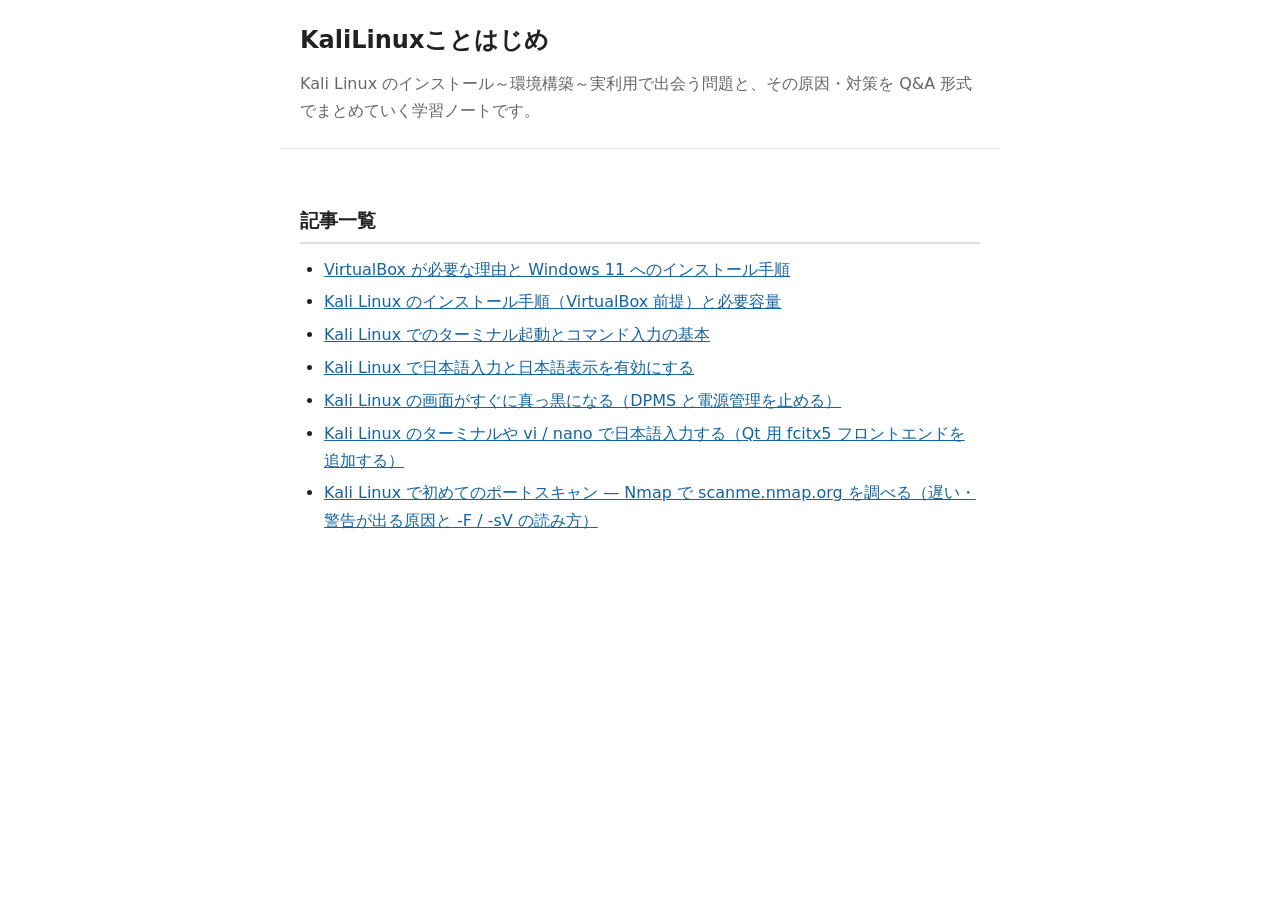
<file: html/index.html>
<!DOCTYPE html>
<html lang="ja">
<head>
<meta charset="UTF-8">
<meta name="viewport" content="width=device-width, initial-scale=1">
<title>KaliLinuxことはじめ</title>
<link rel="stylesheet" href="style.css">
</head>
<body>
<header>
<h1 class="site-title">KaliLinuxことはじめ</h1>
<p class="lead">Kali Linux のインストール～環境構築～実利用で出会う問題と、その原因・対策を Q&amp;A 形式でまとめていく学習ノートです。</p>
</header>
<main>
<section>
<h2>記事一覧</h2>
<ul class="article-list">
<li><a href="virtualbox-install-windows.html">VirtualBox が必要な理由と Windows 11 へのインストール手順</a></li>
<li><a href="kalilinux-install-virtualbox.html">Kali Linux のインストール手順（VirtualBox 前提）と必要容量</a></li>
<li><a href="kalilinux-terminal-basics.html">Kali Linux でのターミナル起動とコマンド入力の基本</a></li>
<li><a href="kalilinux-japanese-input-and-display.html">Kali Linux で日本語入力と日本語表示を有効にする</a></li>
<li><a href="kalilinux-screen-blanking-dpms.html">Kali Linux の画面がすぐに真っ黒になる（DPMS と電源管理を止める）</a></li>
<li><a href="kalilinux-terminal-japanese-input.html">Kali Linux のターミナルや vi / nano で日本語入力する（Qt 用 fcitx5 フロントエンドを追加する）</a></li>
<li><a href="kalilinux-nmap-first-scan.html">Kali Linux で初めてのポートスキャン — Nmap で scanme.nmap.org を調べる（遅い・警告が出る原因と -F / -sV の読み方）</a></li>
</ul>
</section>
</main>
</body>
</html>
</file>
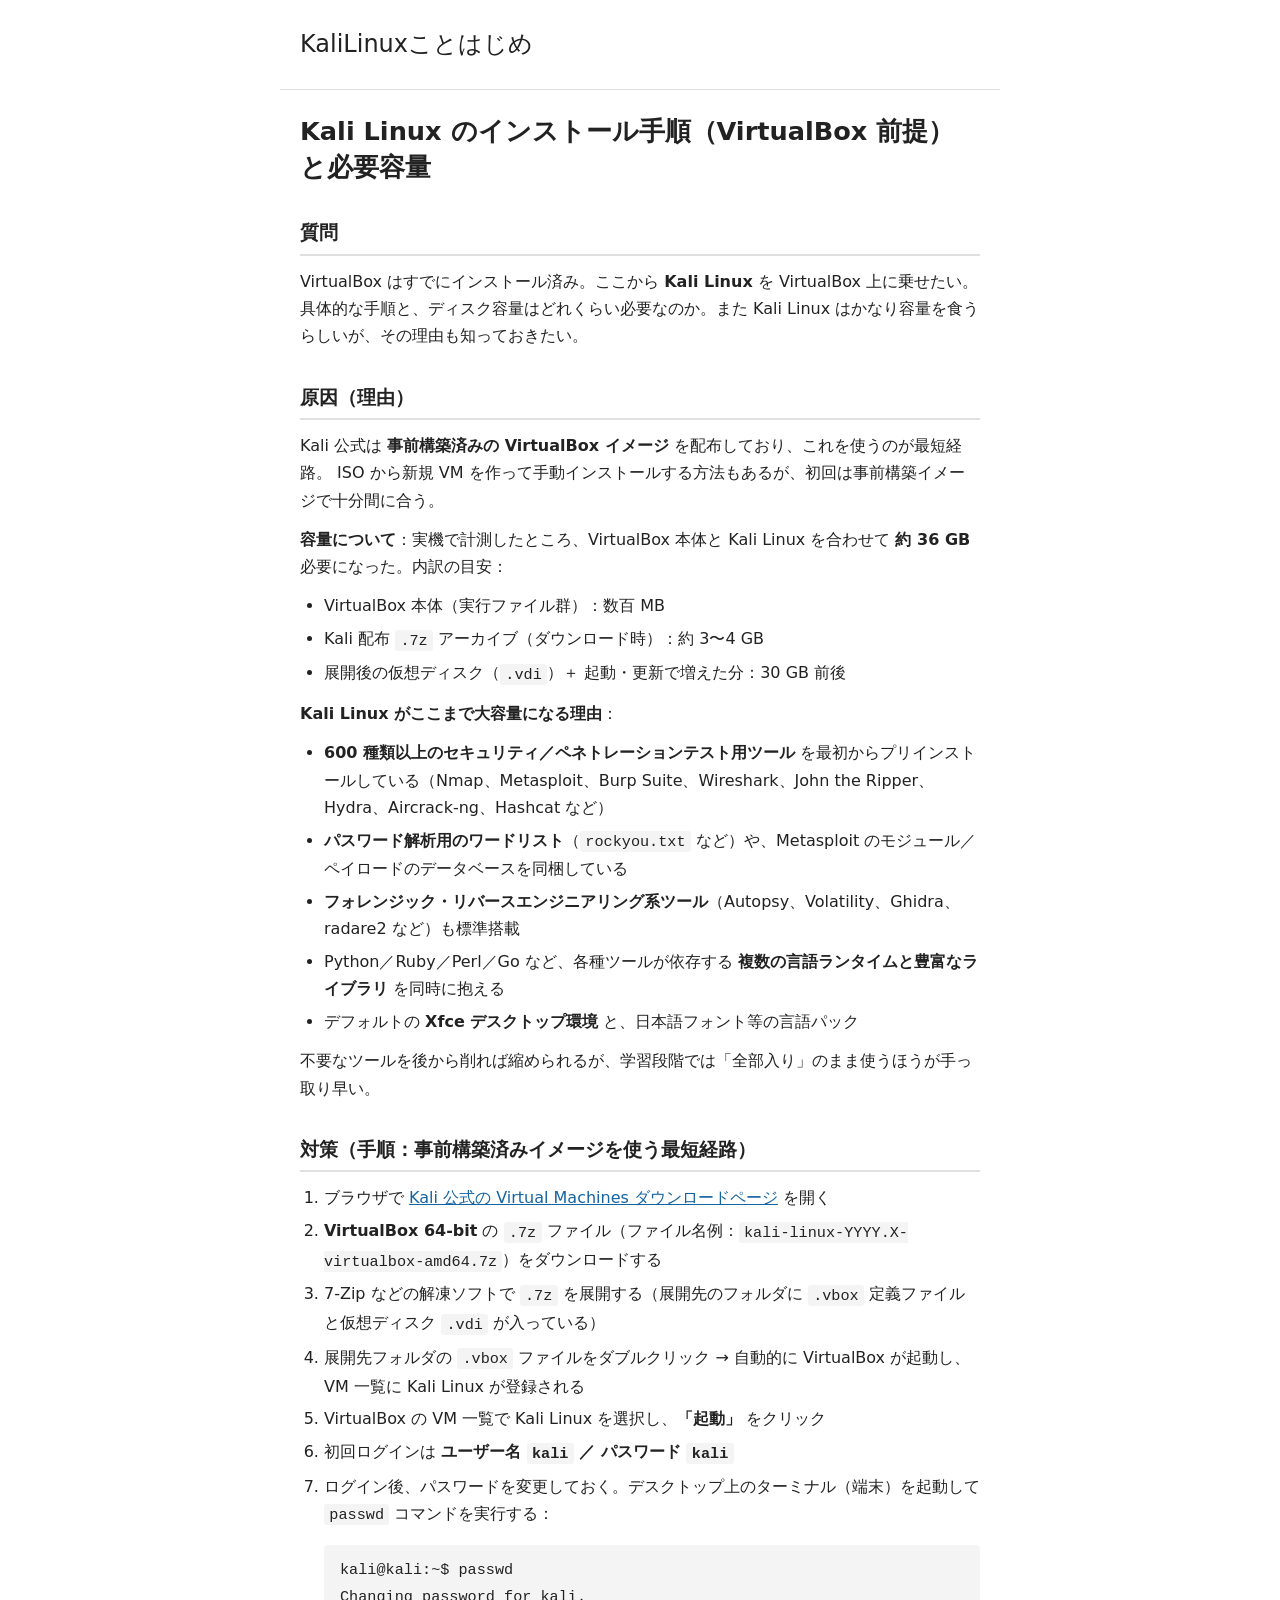
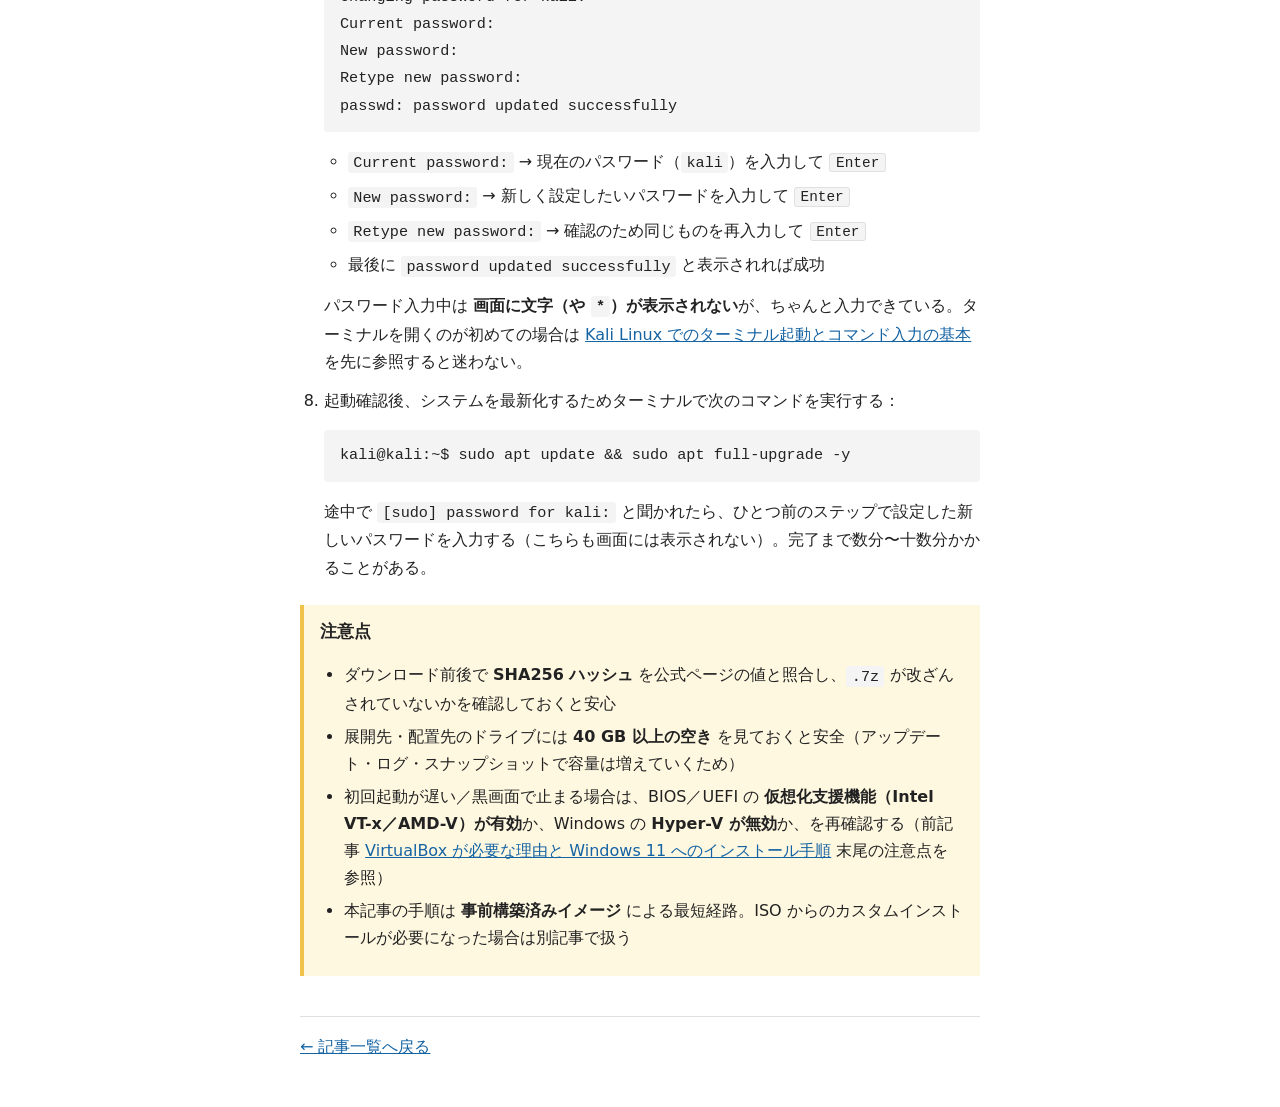
<file: html/kalilinux-install-virtualbox.html>
<!DOCTYPE html>
<html lang="ja">
<head>
<meta charset="UTF-8">
<meta name="viewport" content="width=device-width, initial-scale=1">
<title>Kali Linux のインストール手順（VirtualBox 前提）と必要容量 — KaliLinuxことはじめ</title>
<link rel="stylesheet" href="style.css">
</head>
<body>
<header>
<p class="site-title"><a href="index.html">KaliLinuxことはじめ</a></p>
</header>
<main>
<article>
<h1>Kali Linux のインストール手順（VirtualBox 前提）と必要容量</h1>

<section class="question">
<h2>質問</h2>
<p>VirtualBox はすでにインストール済み。ここから <strong>Kali Linux</strong> を VirtualBox 上に乗せたい。
具体的な手順と、ディスク容量はどれくらい必要なのか。また Kali Linux はかなり容量を食うらしいが、その理由も知っておきたい。</p>
</section>

<section class="cause">
<h2>原因（理由）</h2>
<p>Kali 公式は <strong>事前構築済みの VirtualBox イメージ</strong> を配布しており、これを使うのが最短経路。
ISO から新規 VM を作って手動インストールする方法もあるが、初回は事前構築イメージで十分間に合う。</p>

<p><strong>容量について</strong>：実機で計測したところ、VirtualBox 本体と Kali Linux を合わせて <strong>約 36 GB</strong> 必要になった。内訳の目安：</p>
<ul>
<li>VirtualBox 本体（実行ファイル群）：数百 MB</li>
<li>Kali 配布 <code>.7z</code> アーカイブ（ダウンロード時）：約 3〜4 GB</li>
<li>展開後の仮想ディスク（<code>.vdi</code>）＋ 起動・更新で増えた分：30 GB 前後</li>
</ul>

<p><strong>Kali Linux がここまで大容量になる理由</strong>：</p>
<ul>
<li><strong>600 種類以上のセキュリティ／ペネトレーションテスト用ツール</strong> を最初からプリインストールしている（Nmap、Metasploit、Burp Suite、Wireshark、John the Ripper、Hydra、Aircrack-ng、Hashcat など）</li>
<li><strong>パスワード解析用のワードリスト</strong>（<code>rockyou.txt</code> など）や、Metasploit のモジュール／ペイロードのデータベースを同梱している</li>
<li><strong>フォレンジック・リバースエンジニアリング系ツール</strong>（Autopsy、Volatility、Ghidra、radare2 など）も標準搭載</li>
<li>Python／Ruby／Perl／Go など、各種ツールが依存する <strong>複数の言語ランタイムと豊富なライブラリ</strong> を同時に抱える</li>
<li>デフォルトの <strong>Xfce デスクトップ環境</strong> と、日本語フォント等の言語パック</li>
</ul>
<p>不要なツールを後から削れば縮められるが、学習段階では「全部入り」のまま使うほうが手っ取り早い。</p>
</section>

<section class="solution">
<h2>対策（手順：事前構築済みイメージを使う最短経路）</h2>
<ol>
<li>ブラウザで <a href="https://www.kali.org/get-kali/#kali-virtual-machines" target="_blank" rel="noopener">Kali 公式の Virtual Machines ダウンロードページ</a> を開く</li>
<li><strong>VirtualBox 64-bit</strong> の <code>.7z</code> ファイル（ファイル名例：<code>kali-linux-YYYY.X-virtualbox-amd64.7z</code>）をダウンロードする</li>
<li>7-Zip などの解凍ソフトで <code>.7z</code> を展開する（展開先のフォルダに <code>.vbox</code> 定義ファイルと仮想ディスク <code>.vdi</code> が入っている）</li>
<li>展開先フォルダの <code>.vbox</code> ファイルをダブルクリック → 自動的に VirtualBox が起動し、VM 一覧に Kali Linux が登録される</li>
<li>VirtualBox の VM 一覧で Kali Linux を選択し、<strong>「起動」</strong> をクリック</li>
<li>初回ログインは <strong>ユーザー名 <code>kali</code> ／ パスワード <code>kali</code></strong></li>
<li>ログイン後、パスワードを変更しておく。デスクトップ上のターミナル（端末）を起動して <code>passwd</code> コマンドを実行する：
<pre><code>kali@kali:~$ passwd
Changing password for kali.
Current password:
New password:
Retype new password:
passwd: password updated successfully</code></pre>
<ul>
<li><code>Current password:</code> → 現在のパスワード（<code>kali</code>）を入力して <kbd>Enter</kbd></li>
<li><code>New password:</code> → 新しく設定したいパスワードを入力して <kbd>Enter</kbd></li>
<li><code>Retype new password:</code> → 確認のため同じものを再入力して <kbd>Enter</kbd></li>
<li>最後に <code>password updated successfully</code> と表示されれば成功</li>
</ul>
<p>パスワード入力中は <strong>画面に文字（や <code>*</code>）が表示されない</strong>が、ちゃんと入力できている。ターミナルを開くのが初めての場合は <a href="kalilinux-terminal-basics.html">Kali Linux でのターミナル起動とコマンド入力の基本</a> を先に参照すると迷わない。</p>
</li>
<li>起動確認後、システムを最新化するためターミナルで次のコマンドを実行する：
<pre><code>kali@kali:~$ sudo apt update &amp;&amp; sudo apt full-upgrade -y</code></pre>
<p>途中で <code>[sudo] password for kali:</code> と聞かれたら、ひとつ前のステップで設定した新しいパスワードを入力する（こちらも画面には表示されない）。完了まで数分〜十数分かかることがある。</p>
</li>
</ol>
</section>

<aside class="note">
<h2>注意点</h2>
<ul>
<li>ダウンロード前後で <strong>SHA256 ハッシュ</strong> を公式ページの値と照合し、<code>.7z</code> が改ざんされていないかを確認しておくと安心</li>
<li>展開先・配置先のドライブには <strong>40 GB 以上の空き</strong> を見ておくと安全（アップデート・ログ・スナップショットで容量は増えていくため）</li>
<li>初回起動が遅い／黒画面で止まる場合は、BIOS／UEFI の <strong>仮想化支援機能（Intel VT-x／AMD-V）が有効</strong>か、Windows の <strong>Hyper-V が無効</strong>か、を再確認する（前記事 <a href="virtualbox-install-windows.html">VirtualBox が必要な理由と Windows 11 へのインストール手順</a> 末尾の注意点を参照）</li>
<li>本記事の手順は <strong>事前構築済みイメージ</strong> による最短経路。ISO からのカスタムインストールが必要になった場合は別記事で扱う</li>
</ul>
</aside>

<p class="nav"><a href="index.html">← 記事一覧へ戻る</a></p>
</article>
</main>
</body>
</html>
</file>
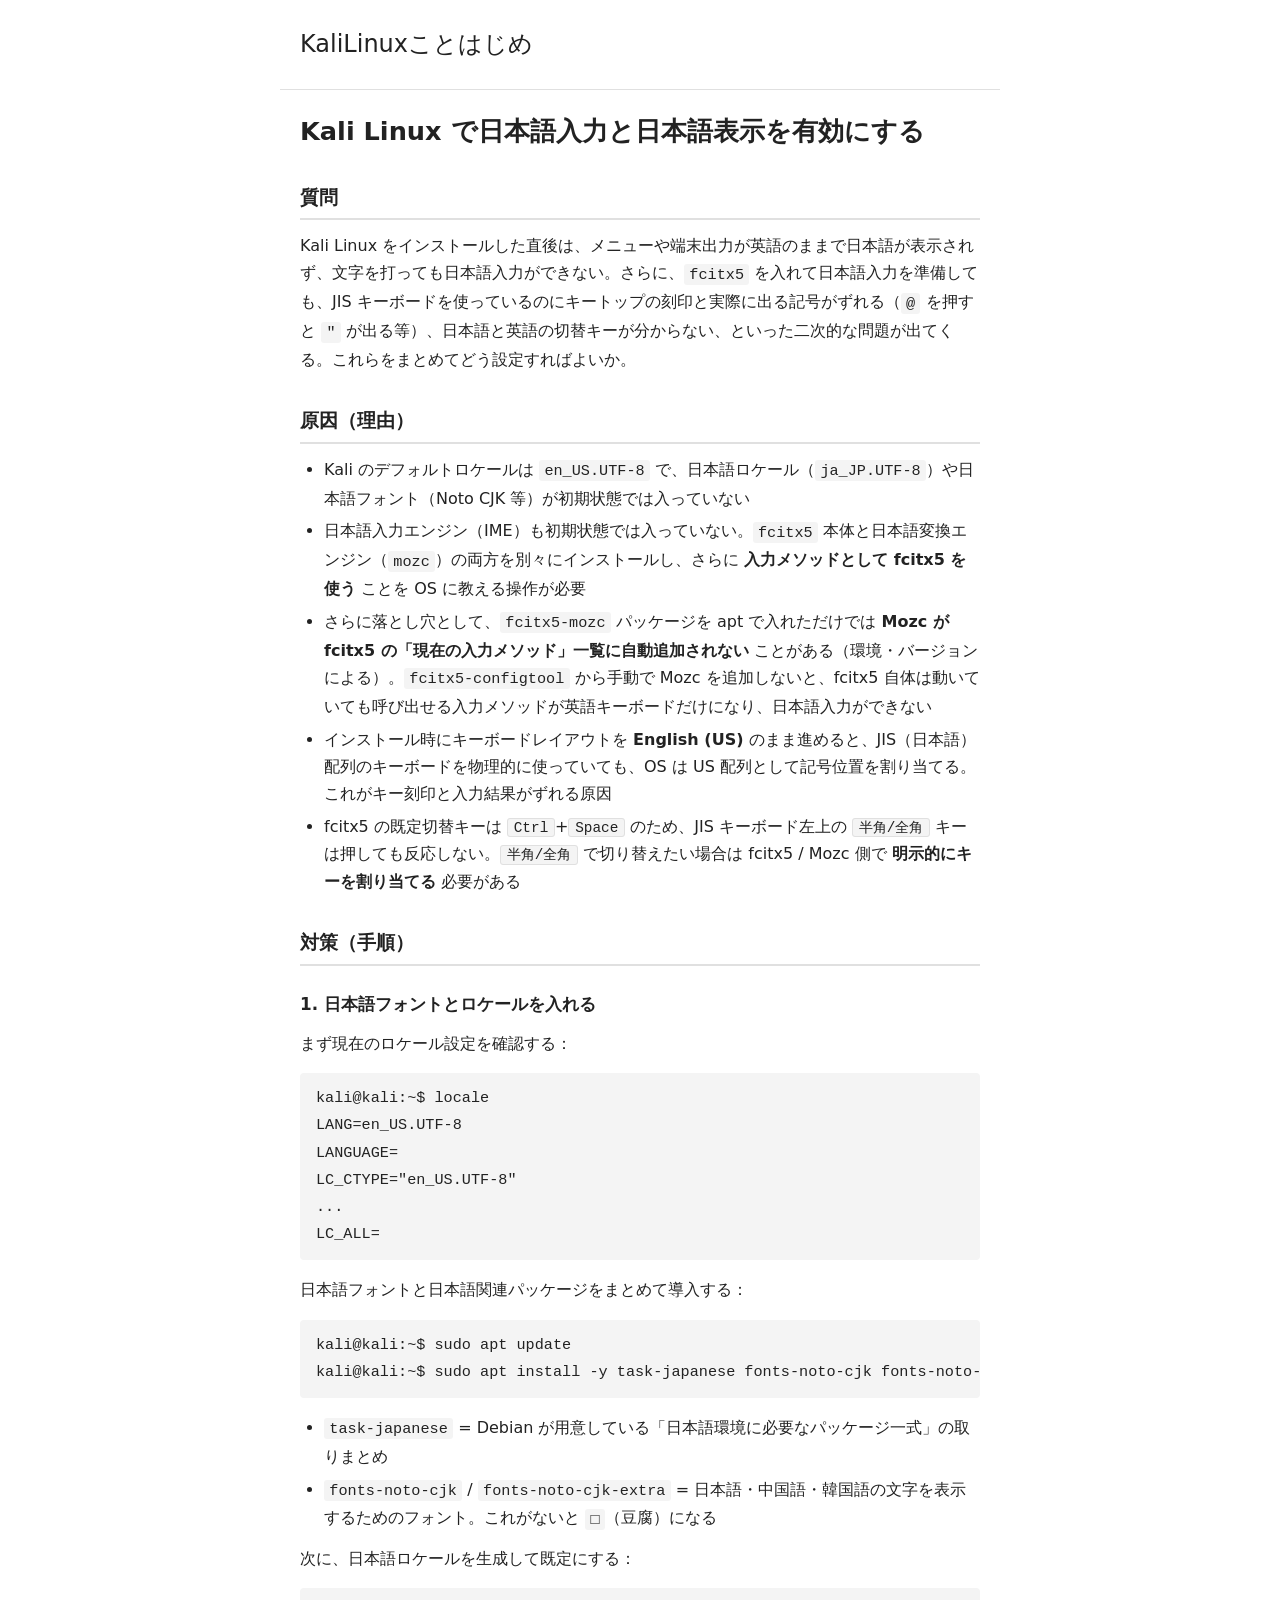
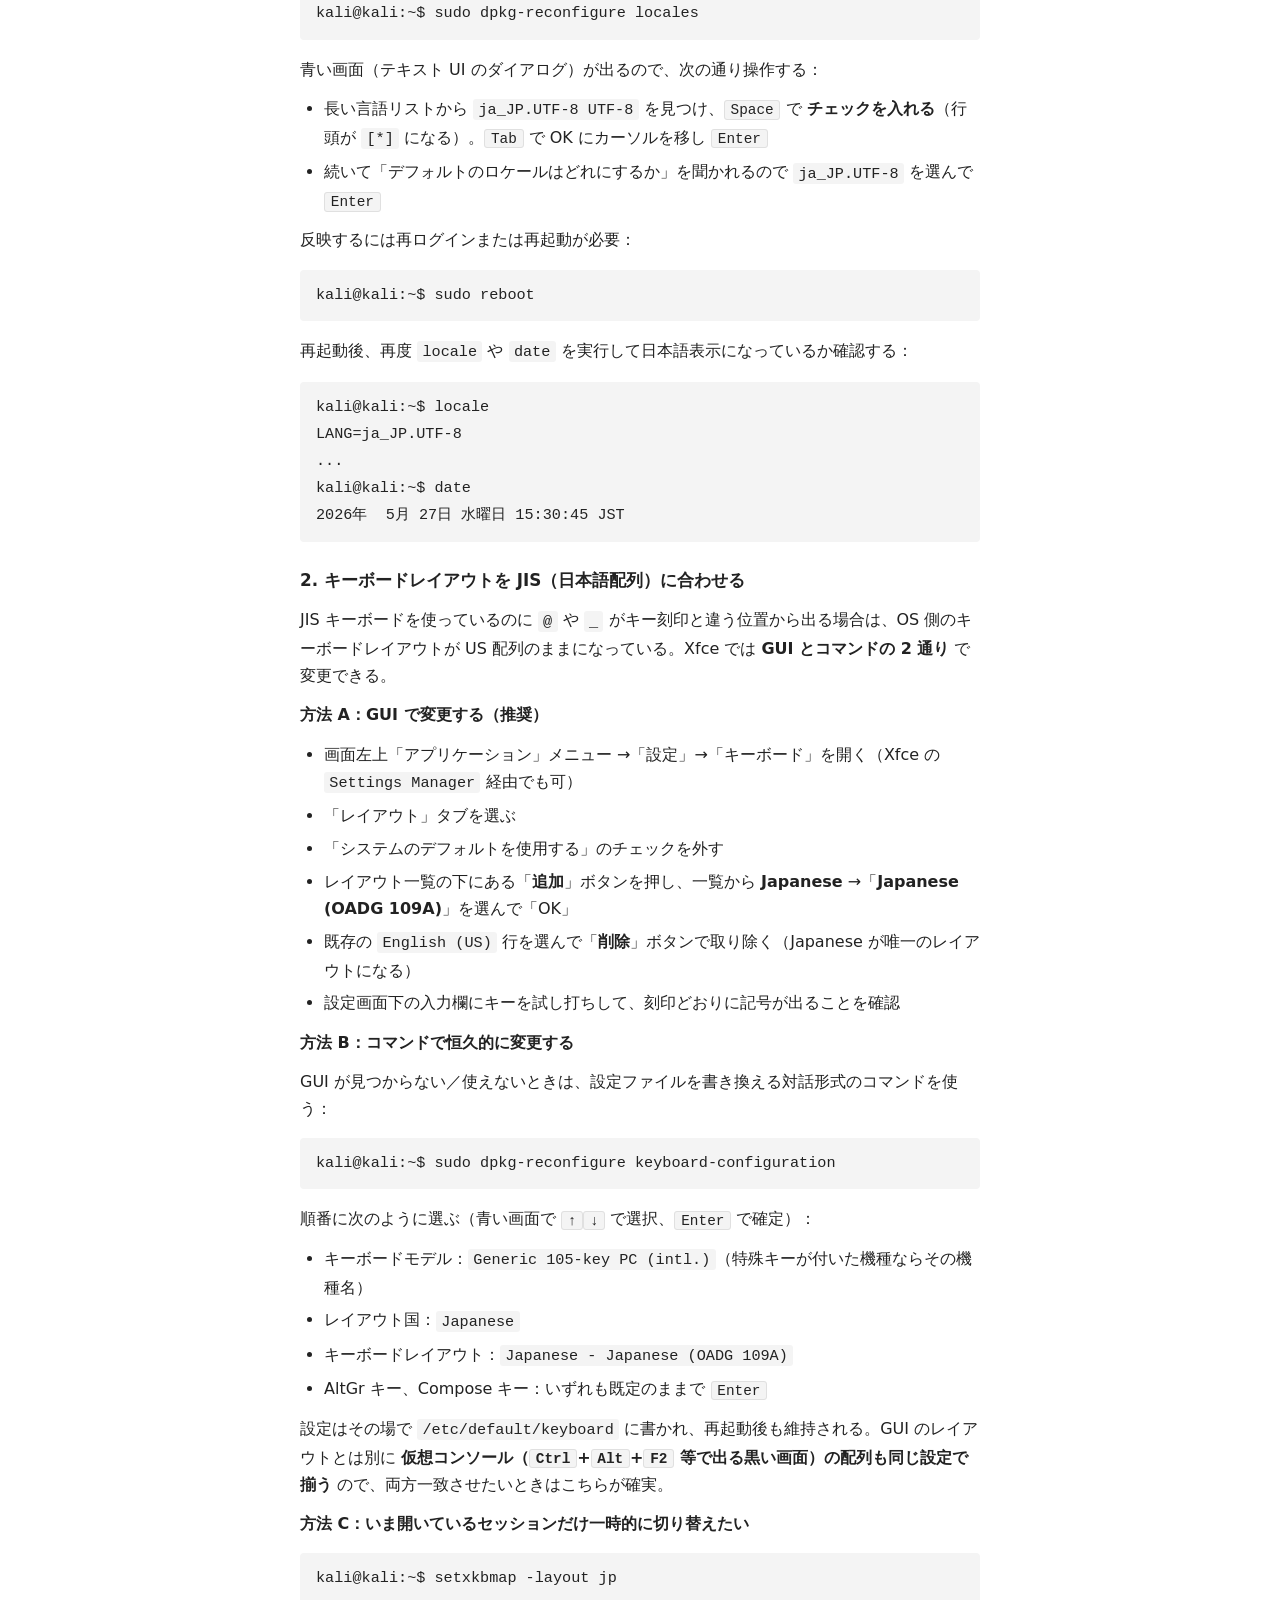
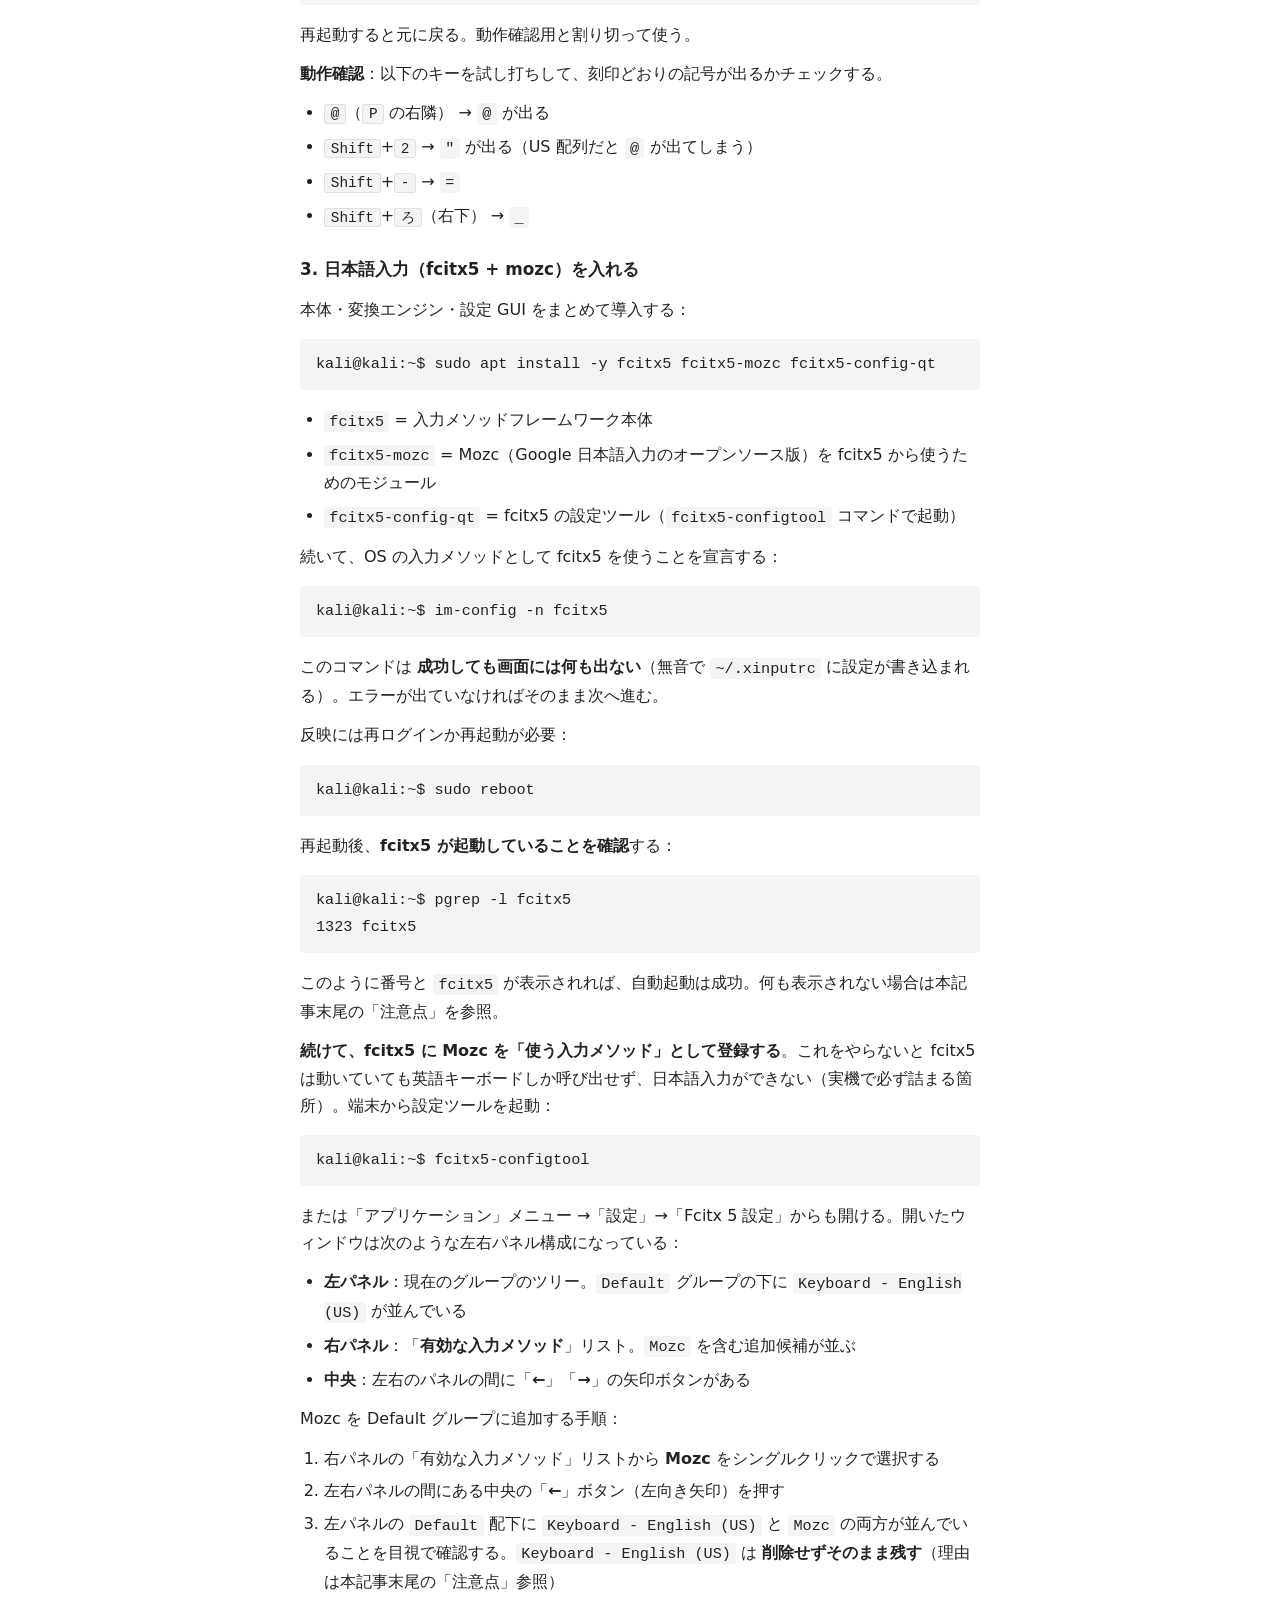
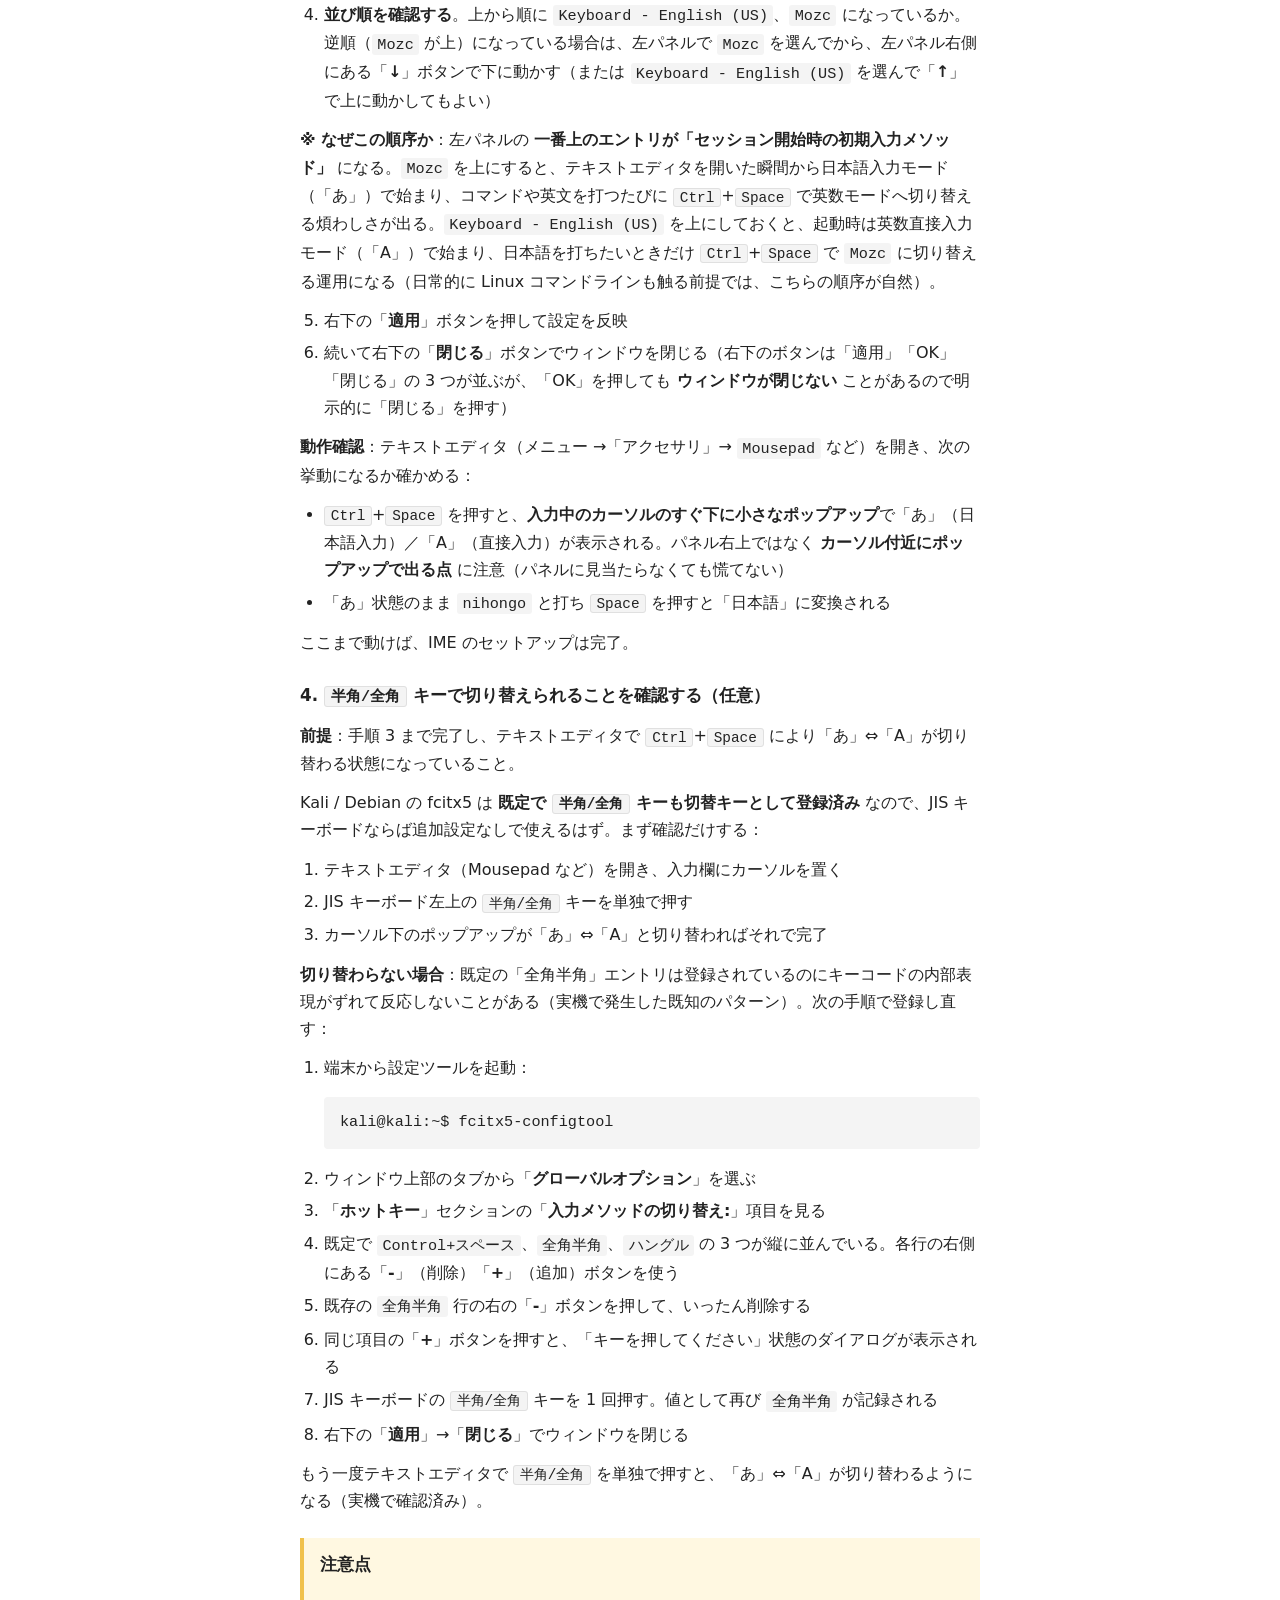
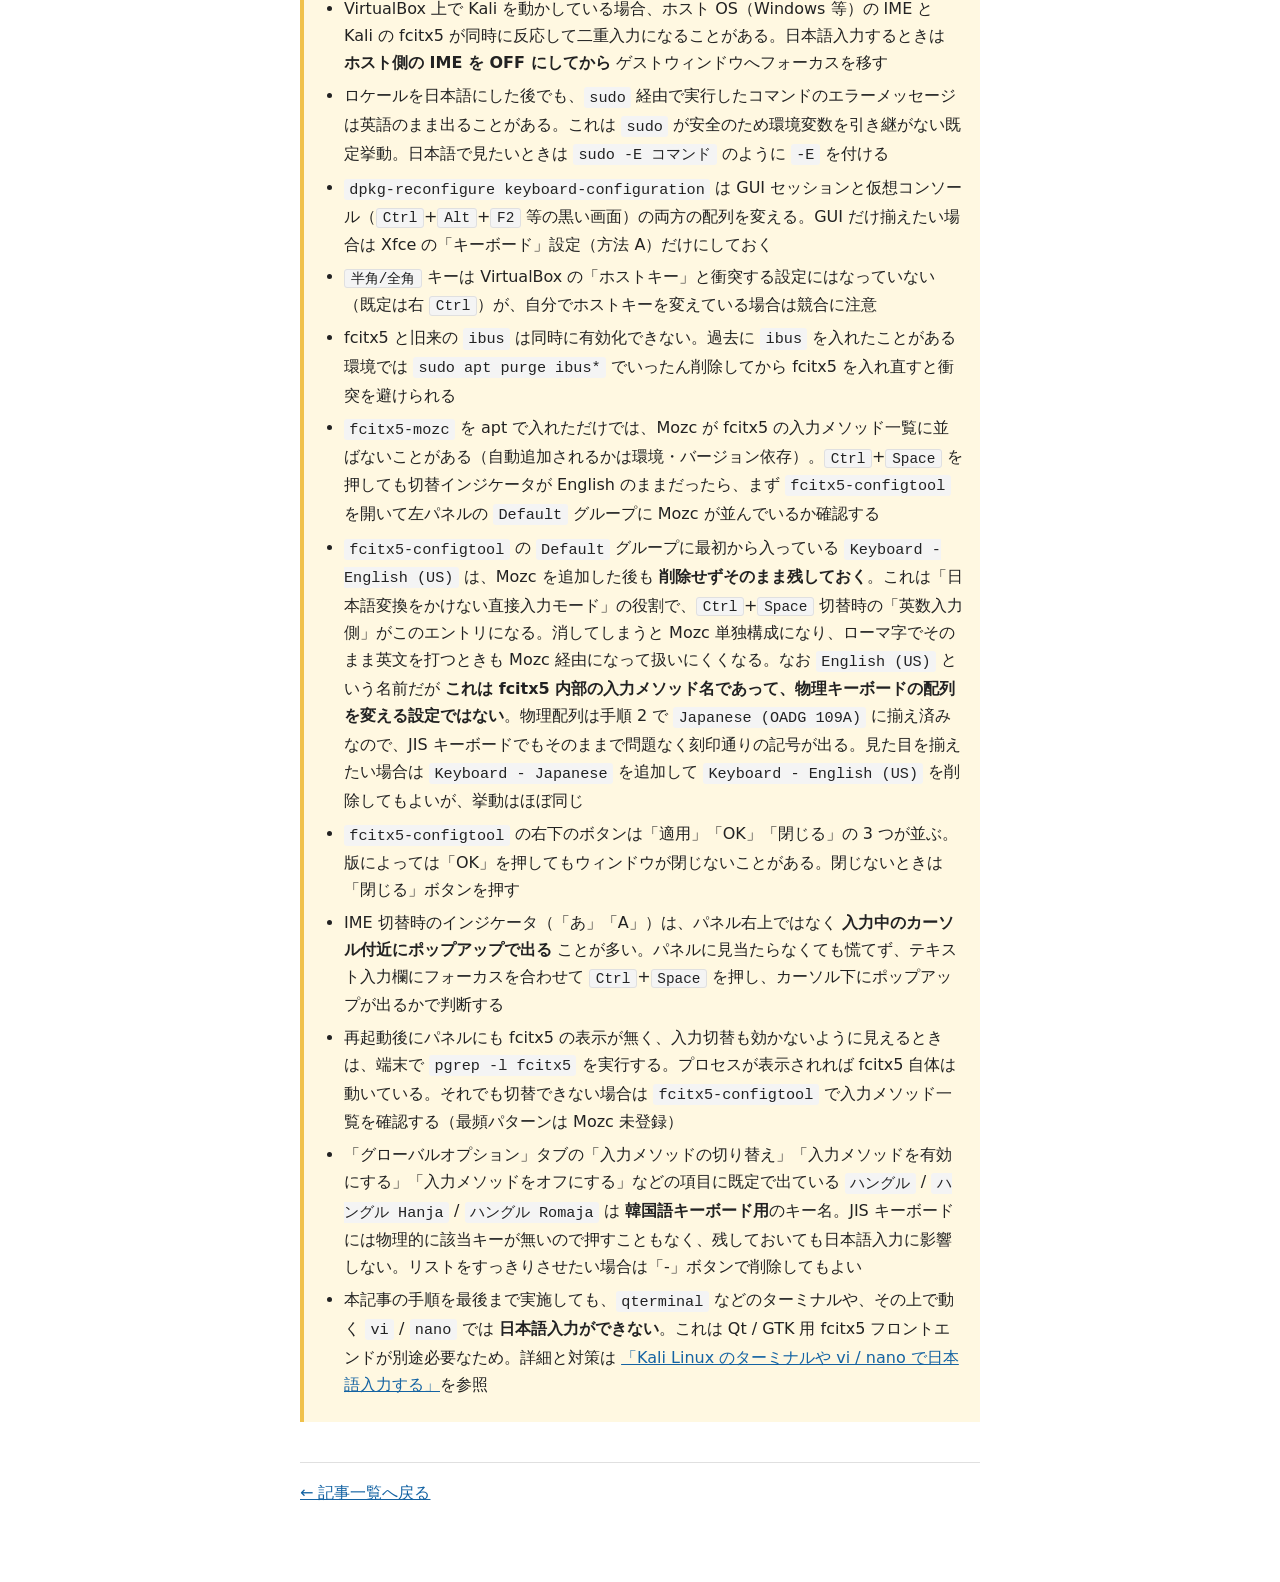
<file: html/kalilinux-japanese-input-and-display.html>
<!DOCTYPE html>
<html lang="ja">
<head>
<meta charset="UTF-8">
<meta name="viewport" content="width=device-width, initial-scale=1">
<title>Kali Linux で日本語入力と日本語表示を有効にする — KaliLinuxことはじめ</title>
<link rel="stylesheet" href="style.css">
</head>
<body>
<header>
<p class="site-title"><a href="index.html">KaliLinuxことはじめ</a></p>
</header>
<main>
<article>
<h1>Kali Linux で日本語入力と日本語表示を有効にする</h1>

<section class="question">
<h2>質問</h2>
<p>Kali Linux をインストールした直後は、メニューや端末出力が英語のままで日本語が表示されず、文字を打っても日本語入力ができない。さらに、<code>fcitx5</code> を入れて日本語入力を準備しても、JIS キーボードを使っているのにキートップの刻印と実際に出る記号がずれる（<code>@</code> を押すと <code>"</code> が出る等）、日本語と英語の切替キーが分からない、といった二次的な問題が出てくる。これらをまとめてどう設定すればよいか。</p>
</section>

<section class="cause">
<h2>原因（理由）</h2>
<ul>
<li>Kali のデフォルトロケールは <code>en_US.UTF-8</code> で、日本語ロケール（<code>ja_JP.UTF-8</code>）や日本語フォント（Noto CJK 等）が初期状態では入っていない</li>
<li>日本語入力エンジン（IME）も初期状態では入っていない。<code>fcitx5</code> 本体と日本語変換エンジン（<code>mozc</code>）の両方を別々にインストールし、さらに <strong>入力メソッドとして fcitx5 を使う</strong> ことを OS に教える操作が必要</li>
<li>さらに落とし穴として、<code>fcitx5-mozc</code> パッケージを apt で入れただけでは <strong>Mozc が fcitx5 の「現在の入力メソッド」一覧に自動追加されない</strong> ことがある（環境・バージョンによる）。<code>fcitx5-configtool</code> から手動で Mozc を追加しないと、fcitx5 自体は動いていても呼び出せる入力メソッドが英語キーボードだけになり、日本語入力ができない</li>
<li>インストール時にキーボードレイアウトを <strong>English (US)</strong> のまま進めると、JIS（日本語）配列のキーボードを物理的に使っていても、OS は US 配列として記号位置を割り当てる。これがキー刻印と入力結果がずれる原因</li>
<li>fcitx5 の既定切替キーは <kbd>Ctrl</kbd>+<kbd>Space</kbd> のため、JIS キーボード左上の <kbd>半角/全角</kbd> キーは押しても反応しない。<kbd>半角/全角</kbd> で切り替えたい場合は fcitx5 / Mozc 側で <strong>明示的にキーを割り当てる</strong> 必要がある</li>
</ul>
</section>

<section class="solution">
<h2>対策（手順）</h2>

<h3>1. 日本語フォントとロケールを入れる</h3>
<p>まず現在のロケール設定を確認する：</p>
<pre><code>kali@kali:~$ locale
LANG=en_US.UTF-8
LANGUAGE=
LC_CTYPE="en_US.UTF-8"
...
LC_ALL=</code></pre>
<p>日本語フォントと日本語関連パッケージをまとめて導入する：</p>
<pre><code>kali@kali:~$ sudo apt update
kali@kali:~$ sudo apt install -y task-japanese fonts-noto-cjk fonts-noto-cjk-extra</code></pre>
<ul>
<li><code>task-japanese</code> = Debian が用意している「日本語環境に必要なパッケージ一式」の取りまとめ</li>
<li><code>fonts-noto-cjk</code> / <code>fonts-noto-cjk-extra</code> = 日本語・中国語・韓国語の文字を表示するためのフォント。これがないと <code>□</code>（豆腐）になる</li>
</ul>
<p>次に、日本語ロケールを生成して既定にする：</p>
<pre><code>kali@kali:~$ sudo dpkg-reconfigure locales</code></pre>
<p>青い画面（テキスト UI のダイアログ）が出るので、次の通り操作する：</p>
<ul>
<li>長い言語リストから <code>ja_JP.UTF-8 UTF-8</code> を見つけ、<kbd>Space</kbd> で <strong>チェックを入れる</strong>（行頭が <code>[*]</code> になる）。<kbd>Tab</kbd> で OK にカーソルを移し <kbd>Enter</kbd></li>
<li>続いて「デフォルトのロケールはどれにするか」を聞かれるので <code>ja_JP.UTF-8</code> を選んで <kbd>Enter</kbd></li>
</ul>
<p>反映するには再ログインまたは再起動が必要：</p>
<pre><code>kali@kali:~$ sudo reboot</code></pre>
<p>再起動後、再度 <code>locale</code> や <code>date</code> を実行して日本語表示になっているか確認する：</p>
<pre><code>kali@kali:~$ locale
LANG=ja_JP.UTF-8
...
kali@kali:~$ date
2026年  5月 27日 水曜日 15:30:45 JST</code></pre>

<h3>2. キーボードレイアウトを JIS（日本語配列）に合わせる</h3>
<p>JIS キーボードを使っているのに <code>@</code> や <code>_</code> がキー刻印と違う位置から出る場合は、OS 側のキーボードレイアウトが US 配列のままになっている。Xfce では <strong>GUI とコマンドの 2 通り</strong> で変更できる。</p>

<p><strong>方法 A：GUI で変更する（推奨）</strong></p>
<ul>
<li>画面左上「アプリケーション」メニュー →「設定」→「キーボード」を開く（Xfce の <code>Settings Manager</code> 経由でも可）</li>
<li>「レイアウト」タブを選ぶ</li>
<li>「システムのデフォルトを使用する」のチェックを外す</li>
<li>レイアウト一覧の下にある「<strong>追加</strong>」ボタンを押し、一覧から <strong>Japanese</strong> →「<strong>Japanese (OADG 109A)</strong>」を選んで「OK」</li>
<li>既存の <code>English (US)</code> 行を選んで「<strong>削除</strong>」ボタンで取り除く（Japanese が唯一のレイアウトになる）</li>
<li>設定画面下の入力欄にキーを試し打ちして、刻印どおりに記号が出ることを確認</li>
</ul>

<p><strong>方法 B：コマンドで恒久的に変更する</strong></p>
<p>GUI が見つからない／使えないときは、設定ファイルを書き換える対話形式のコマンドを使う：</p>
<pre><code>kali@kali:~$ sudo dpkg-reconfigure keyboard-configuration</code></pre>
<p>順番に次のように選ぶ（青い画面で <kbd>↑</kbd><kbd>↓</kbd> で選択、<kbd>Enter</kbd> で確定）：</p>
<ul>
<li>キーボードモデル：<code>Generic 105-key PC (intl.)</code>（特殊キーが付いた機種ならその機種名）</li>
<li>レイアウト国：<code>Japanese</code></li>
<li>キーボードレイアウト：<code>Japanese - Japanese (OADG 109A)</code></li>
<li>AltGr キー、Compose キー：いずれも既定のままで <kbd>Enter</kbd></li>
</ul>
<p>設定はその場で <code>/etc/default/keyboard</code> に書かれ、再起動後も維持される。GUI のレイアウトとは別に <strong>仮想コンソール（<kbd>Ctrl</kbd>+<kbd>Alt</kbd>+<kbd>F2</kbd> 等で出る黒い画面）の配列も同じ設定で揃う</strong> ので、両方一致させたいときはこちらが確実。</p>

<p><strong>方法 C：いま開いているセッションだけ一時的に切り替えたい</strong></p>
<pre><code>kali@kali:~$ setxkbmap -layout jp</code></pre>
<p>再起動すると元に戻る。動作確認用と割り切って使う。</p>

<p><strong>動作確認</strong>：以下のキーを試し打ちして、刻印どおりの記号が出るかチェックする。</p>
<ul>
<li><kbd>@</kbd>（<kbd>P</kbd> の右隣） → <code>@</code> が出る</li>
<li><kbd>Shift</kbd>+<kbd>2</kbd> → <code>"</code> が出る（US 配列だと <code>@</code> が出てしまう）</li>
<li><kbd>Shift</kbd>+<kbd>-</kbd> → <code>=</code></li>
<li><kbd>Shift</kbd>+<kbd>ろ</kbd>（右下） → <code>_</code></li>
</ul>

<h3>3. 日本語入力（fcitx5 + mozc）を入れる</h3>
<p>本体・変換エンジン・設定 GUI をまとめて導入する：</p>
<pre><code>kali@kali:~$ sudo apt install -y fcitx5 fcitx5-mozc fcitx5-config-qt</code></pre>
<ul>
<li><code>fcitx5</code> = 入力メソッドフレームワーク本体</li>
<li><code>fcitx5-mozc</code> = Mozc（Google 日本語入力のオープンソース版）を fcitx5 から使うためのモジュール</li>
<li><code>fcitx5-config-qt</code> = fcitx5 の設定ツール（<code>fcitx5-configtool</code> コマンドで起動）</li>
</ul>
<p>続いて、OS の入力メソッドとして fcitx5 を使うことを宣言する：</p>
<pre><code>kali@kali:~$ im-config -n fcitx5</code></pre>
<p>このコマンドは <strong>成功しても画面には何も出ない</strong>（無音で <code>~/.xinputrc</code> に設定が書き込まれる）。エラーが出ていなければそのまま次へ進む。</p>
<p>反映には再ログインか再起動が必要：</p>
<pre><code>kali@kali:~$ sudo reboot</code></pre>

<p>再起動後、<strong>fcitx5 が起動していることを確認</strong>する：</p>
<pre><code>kali@kali:~$ pgrep -l fcitx5
1323 fcitx5</code></pre>
<p>このように番号と <code>fcitx5</code> が表示されれば、自動起動は成功。何も表示されない場合は本記事末尾の「注意点」を参照。</p>

<p><strong>続けて、fcitx5 に Mozc を「使う入力メソッド」として登録する</strong>。これをやらないと fcitx5 は動いていても英語キーボードしか呼び出せず、日本語入力ができない（実機で必ず詰まる箇所）。端末から設定ツールを起動：</p>
<pre><code>kali@kali:~$ fcitx5-configtool</code></pre>
<p>または「アプリケーション」メニュー →「設定」→「Fcitx 5 設定」からも開ける。開いたウィンドウは次のような左右パネル構成になっている：</p>
<ul>
<li><strong>左パネル</strong>：現在のグループのツリー。<code>Default</code> グループの下に <code>Keyboard - English (US)</code> が並んでいる</li>
<li><strong>右パネル</strong>：「<strong>有効な入力メソッド</strong>」リスト。<code>Mozc</code> を含む追加候補が並ぶ</li>
<li><strong>中央</strong>：左右のパネルの間に「<strong>←</strong>」「<strong>→</strong>」の矢印ボタンがある</li>
</ul>
<p>Mozc を Default グループに追加する手順：</p>
<ol>
<li>右パネルの「有効な入力メソッド」リストから <strong>Mozc</strong> をシングルクリックで選択する</li>
<li>左右パネルの間にある中央の「<strong>←</strong>」ボタン（左向き矢印）を押す</li>
<li>左パネルの <code>Default</code> 配下に <code>Keyboard - English (US)</code> と <code>Mozc</code> の両方が並んでいることを目視で確認する。<code>Keyboard - English (US)</code> は <strong>削除せずそのまま残す</strong>（理由は本記事末尾の「注意点」参照）</li>
<li><strong>並び順を確認する</strong>。上から順に <code>Keyboard - English (US)</code>、<code>Mozc</code> になっているか。逆順（<code>Mozc</code> が上）になっている場合は、左パネルで <code>Mozc</code> を選んでから、左パネル右側にある「<strong>↓</strong>」ボタンで下に動かす（または <code>Keyboard - English (US)</code> を選んで「<strong>↑</strong>」で上に動かしてもよい）</li>
</ol>
<p><strong>※ なぜこの順序か</strong>：左パネルの <strong>一番上のエントリが「セッション開始時の初期入力メソッド」</strong> になる。<code>Mozc</code> を上にすると、テキストエディタを開いた瞬間から日本語入力モード（「あ」）で始まり、コマンドや英文を打つたびに <kbd>Ctrl</kbd>+<kbd>Space</kbd> で英数モードへ切り替える煩わしさが出る。<code>Keyboard - English (US)</code> を上にしておくと、起動時は英数直接入力モード（「A」）で始まり、日本語を打ちたいときだけ <kbd>Ctrl</kbd>+<kbd>Space</kbd> で <code>Mozc</code> に切り替える運用になる（日常的に Linux コマンドラインも触る前提では、こちらの順序が自然）。</p>
<ol start="5">
<li>右下の「<strong>適用</strong>」ボタンを押して設定を反映</li>
<li>続いて右下の「<strong>閉じる</strong>」ボタンでウィンドウを閉じる（右下のボタンは「適用」「OK」「閉じる」の 3 つが並ぶが、「OK」を押しても <strong>ウィンドウが閉じない</strong> ことがあるので明示的に「閉じる」を押す）</li>
</ol>

<p><strong>動作確認</strong>：テキストエディタ（メニュー →「アクセサリ」→ <code>Mousepad</code> など）を開き、次の挙動になるか確かめる：</p>
<ul>
<li><kbd>Ctrl</kbd>+<kbd>Space</kbd> を押すと、<strong>入力中のカーソルのすぐ下に小さなポップアップ</strong>で「あ」（日本語入力）／「A」（直接入力）が表示される。パネル右上ではなく <strong>カーソル付近にポップアップで出る点</strong> に注意（パネルに見当たらなくても慌てない）</li>
<li>「あ」状態のまま <code>nihongo</code> と打ち <kbd>Space</kbd> を押すと「日本語」に変換される</li>
</ul>
<p>ここまで動けば、IME のセットアップは完了。</p>

<h3>4. <kbd>半角/全角</kbd> キーで切り替えられることを確認する（任意）</h3>
<p><strong>前提</strong>：手順 3 まで完了し、テキストエディタで <kbd>Ctrl</kbd>+<kbd>Space</kbd> により「あ」⇔「A」が切り替わる状態になっていること。</p>
<p>Kali / Debian の fcitx5 は <strong>既定で <kbd>半角/全角</kbd> キーも切替キーとして登録済み</strong> なので、JIS キーボードならば追加設定なしで使えるはず。まず確認だけする：</p>
<ol>
<li>テキストエディタ（Mousepad など）を開き、入力欄にカーソルを置く</li>
<li>JIS キーボード左上の <kbd>半角/全角</kbd> キーを単独で押す</li>
<li>カーソル下のポップアップが「あ」⇔「A」と切り替わればそれで完了</li>
</ol>

<p><strong>切り替わらない場合</strong>：既定の「全角半角」エントリは登録されているのにキーコードの内部表現がずれて反応しないことがある（実機で発生した既知のパターン）。次の手順で登録し直す：</p>
<ol>
<li>端末から設定ツールを起動：
<pre><code>kali@kali:~$ fcitx5-configtool</code></pre></li>
<li>ウィンドウ上部のタブから「<strong>グローバルオプション</strong>」を選ぶ</li>
<li>「<strong>ホットキー</strong>」セクションの「<strong>入力メソッドの切り替え:</strong>」項目を見る</li>
<li>既定で <code>Control+スペース</code>、<code>全角半角</code>、<code>ハングル</code> の 3 つが縦に並んでいる。各行の右側にある「<strong>-</strong>」（削除）「<strong>+</strong>」（追加）ボタンを使う</li>
<li>既存の <code>全角半角</code> 行の右の「<strong>-</strong>」ボタンを押して、いったん削除する</li>
<li>同じ項目の「<strong>+</strong>」ボタンを押すと、「キーを押してください」状態のダイアログが表示される</li>
<li>JIS キーボードの <kbd>半角/全角</kbd> キーを 1 回押す。値として再び <code>全角半角</code> が記録される</li>
<li>右下の「<strong>適用</strong>」→「<strong>閉じる</strong>」でウィンドウを閉じる</li>
</ol>
<p>もう一度テキストエディタで <kbd>半角/全角</kbd> を単独で押すと、「あ」⇔「A」が切り替わるようになる（実機で確認済み）。</p>
</section>

<aside class="note">
<h2>注意点</h2>
<ul>
<li>VirtualBox 上で Kali を動かしている場合、ホスト OS（Windows 等）の IME と Kali の fcitx5 が同時に反応して二重入力になることがある。日本語入力するときは <strong>ホスト側の IME を OFF にしてから</strong> ゲストウィンドウへフォーカスを移す</li>
<li>ロケールを日本語にした後でも、<code>sudo</code> 経由で実行したコマンドのエラーメッセージは英語のまま出ることがある。これは <code>sudo</code> が安全のため環境変数を引き継がない既定挙動。日本語で見たいときは <code>sudo -E コマンド</code> のように <code>-E</code> を付ける</li>
<li><code>dpkg-reconfigure keyboard-configuration</code> は GUI セッションと仮想コンソール（<kbd>Ctrl</kbd>+<kbd>Alt</kbd>+<kbd>F2</kbd> 等の黒い画面）の両方の配列を変える。GUI だけ揃えたい場合は Xfce の「キーボード」設定（方法 A）だけにしておく</li>
<li><kbd>半角/全角</kbd> キーは VirtualBox の「ホストキー」と衝突する設定にはなっていない（既定は右 <kbd>Ctrl</kbd>）が、自分でホストキーを変えている場合は競合に注意</li>
<li>fcitx5 と旧来の <code>ibus</code> は同時に有効化できない。過去に <code>ibus</code> を入れたことがある環境では <code>sudo apt purge ibus*</code> でいったん削除してから fcitx5 を入れ直すと衝突を避けられる</li>
<li><code>fcitx5-mozc</code> を apt で入れただけでは、Mozc が fcitx5 の入力メソッド一覧に並ばないことがある（自動追加されるかは環境・バージョン依存）。<kbd>Ctrl</kbd>+<kbd>Space</kbd> を押しても切替インジケータが English のままだったら、まず <code>fcitx5-configtool</code> を開いて左パネルの <code>Default</code> グループに Mozc が並んでいるか確認する</li>
<li><code>fcitx5-configtool</code> の <code>Default</code> グループに最初から入っている <code>Keyboard - English (US)</code> は、Mozc を追加した後も <strong>削除せずそのまま残しておく</strong>。これは「日本語変換をかけない直接入力モード」の役割で、<kbd>Ctrl</kbd>+<kbd>Space</kbd> 切替時の「英数入力側」がこのエントリになる。消してしまうと Mozc 単独構成になり、ローマ字でそのまま英文を打つときも Mozc 経由になって扱いにくくなる。なお <code>English (US)</code> という名前だが <strong>これは fcitx5 内部の入力メソッド名であって、物理キーボードの配列を変える設定ではない</strong>。物理配列は手順 2 で <code>Japanese (OADG 109A)</code> に揃え済みなので、JIS キーボードでもそのままで問題なく刻印通りの記号が出る。見た目を揃えたい場合は <code>Keyboard - Japanese</code> を追加して <code>Keyboard - English (US)</code> を削除してもよいが、挙動はほぼ同じ</li>
<li><code>fcitx5-configtool</code> の右下のボタンは「適用」「OK」「閉じる」の 3 つが並ぶ。版によっては「OK」を押してもウィンドウが閉じないことがある。閉じないときは「閉じる」ボタンを押す</li>
<li>IME 切替時のインジケータ（「あ」「A」）は、パネル右上ではなく <strong>入力中のカーソル付近にポップアップで出る</strong> ことが多い。パネルに見当たらなくても慌てず、テキスト入力欄にフォーカスを合わせて <kbd>Ctrl</kbd>+<kbd>Space</kbd> を押し、カーソル下にポップアップが出るかで判断する</li>
<li>再起動後にパネルにも fcitx5 の表示が無く、入力切替も効かないように見えるときは、端末で <code>pgrep -l fcitx5</code> を実行する。プロセスが表示されれば fcitx5 自体は動いている。それでも切替できない場合は <code>fcitx5-configtool</code> で入力メソッド一覧を確認する（最頻パターンは Mozc 未登録）</li>
<li>「グローバルオプション」タブの「入力メソッドの切り替え」「入力メソッドを有効にする」「入力メソッドをオフにする」などの項目に既定で出ている <code>ハングル</code> / <code>ハングル Hanja</code> / <code>ハングル Romaja</code> は <strong>韓国語キーボード用</strong>のキー名。JIS キーボードには物理的に該当キーが無いので押すこともなく、残しておいても日本語入力に影響しない。リストをすっきりさせたい場合は「-」ボタンで削除してもよい</li>
<li>本記事の手順を最後まで実施しても、<code>qterminal</code> などのターミナルや、その上で動く <code>vi</code> / <code>nano</code> では <strong>日本語入力ができない</strong>。これは Qt / GTK 用 fcitx5 フロントエンドが別途必要なため。詳細と対策は <a href="kalilinux-terminal-japanese-input.html">「Kali Linux のターミナルや vi / nano で日本語入力する」</a>を参照</li>
</ul>
</aside>

<p class="nav"><a href="index.html">← 記事一覧へ戻る</a></p>
</article>
</main>
</body>
</html>
</file>
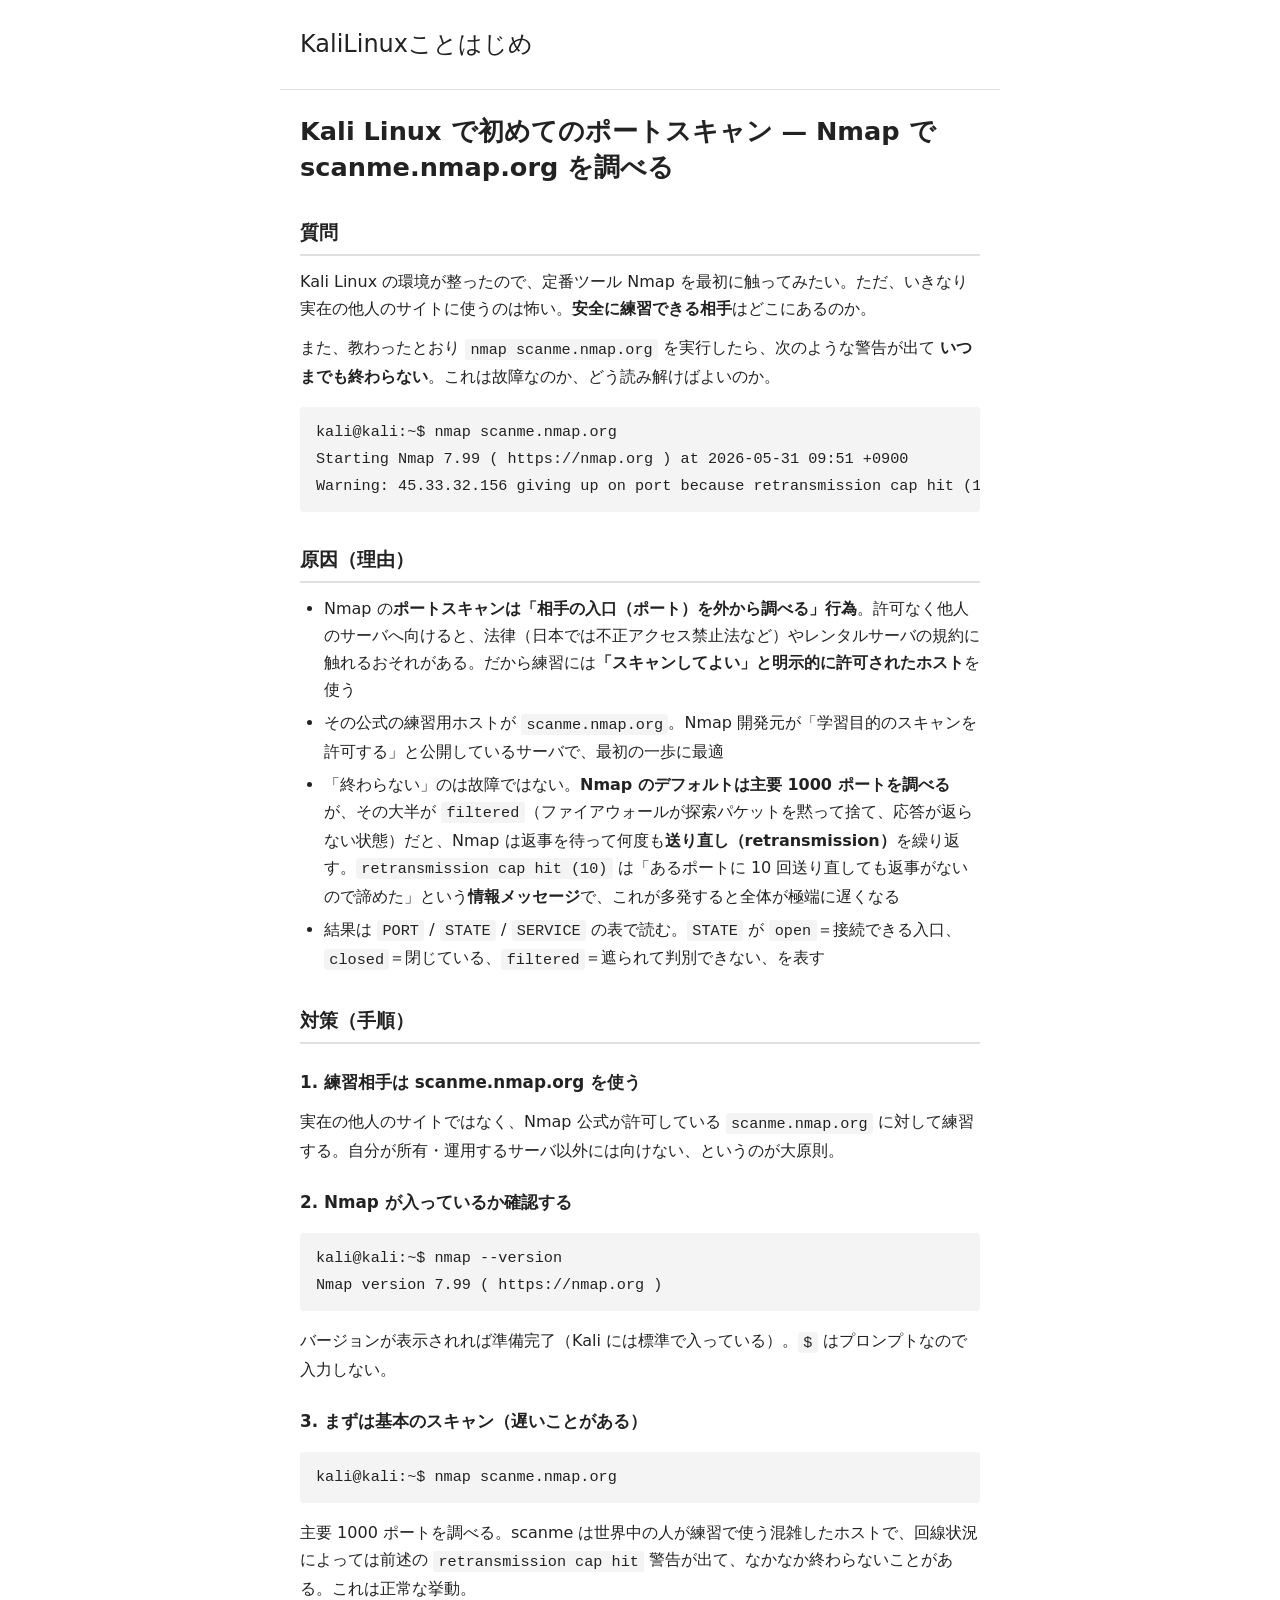
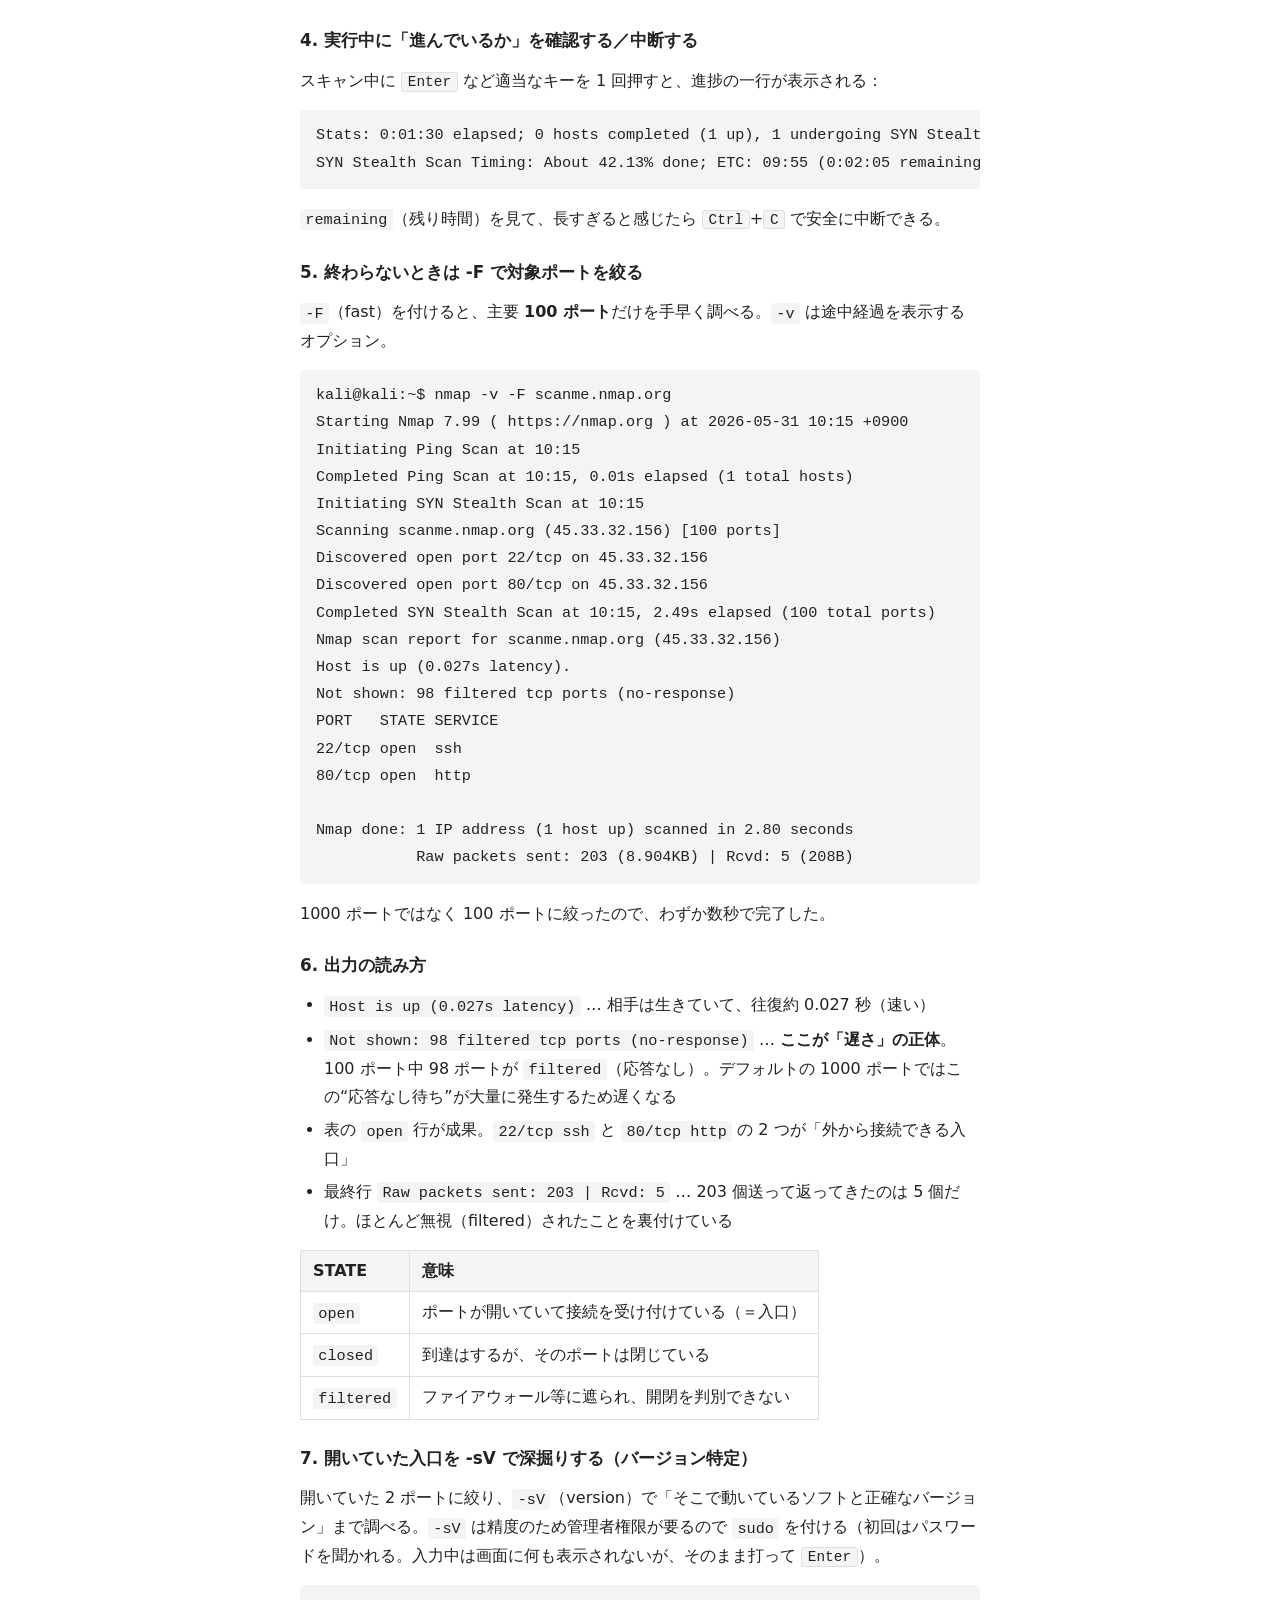
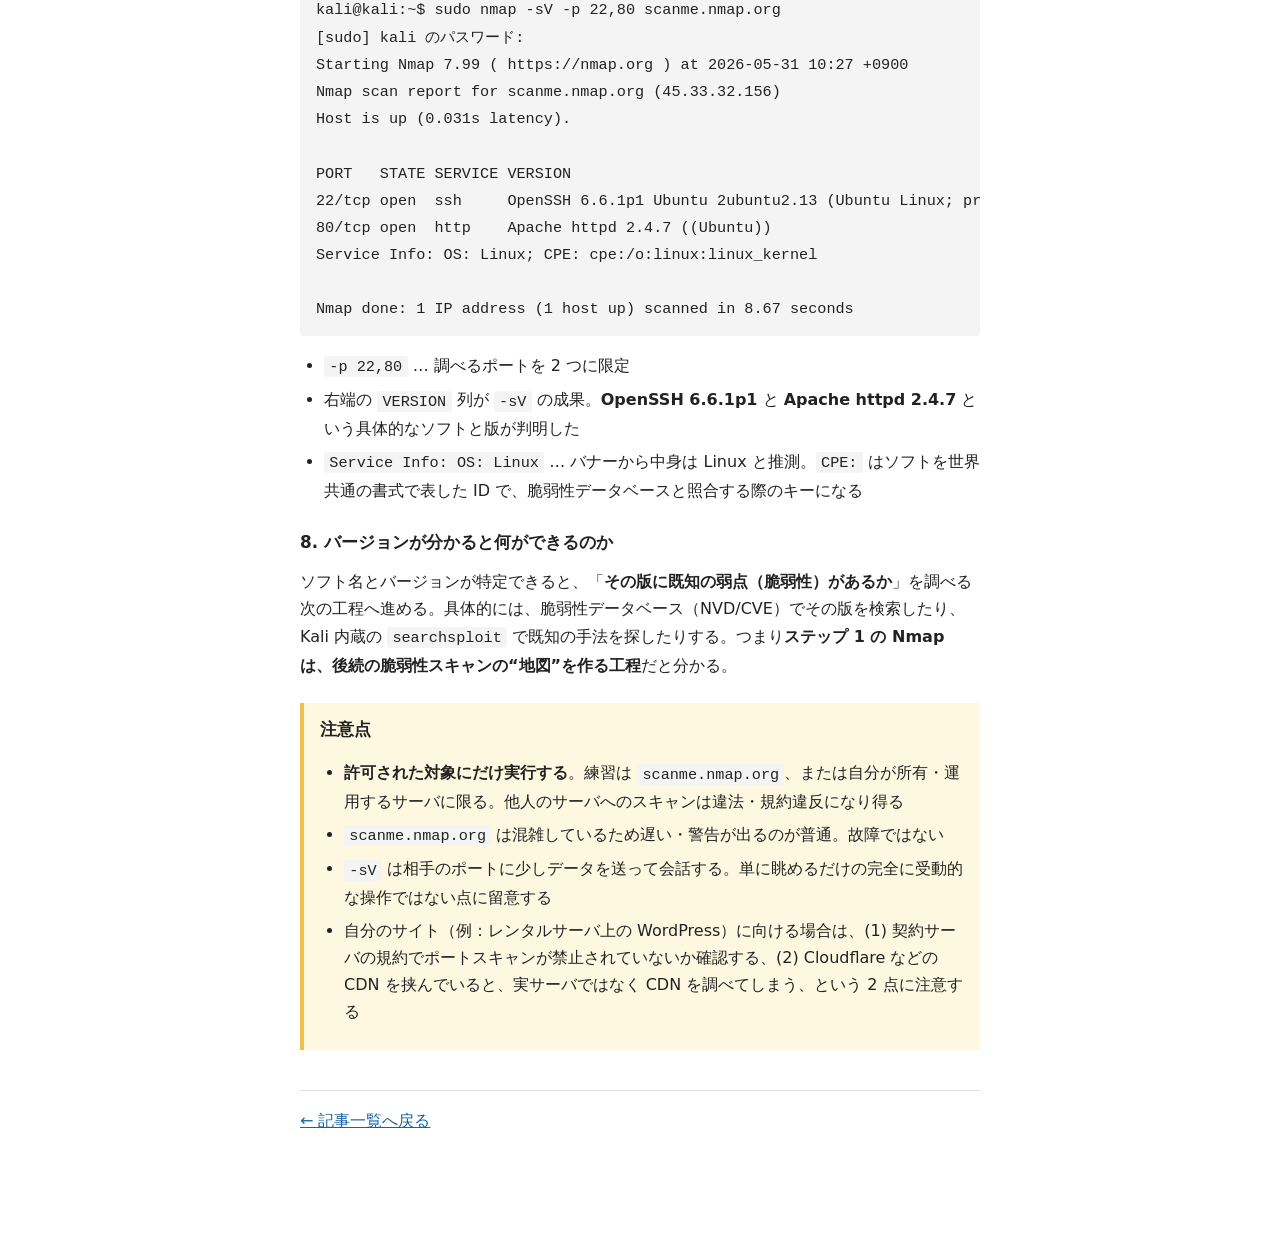
<file: html/kalilinux-nmap-first-scan.html>
<!DOCTYPE html>
<html lang="ja">
<head>
<meta charset="UTF-8">
<meta name="viewport" content="width=device-width, initial-scale=1">
<title>Kali Linux で初めてのポートスキャン（Nmap で scanme.nmap.org を調べる） — KaliLinuxことはじめ</title>
<link rel="stylesheet" href="style.css">
</head>
<body>
<header>
<p class="site-title"><a href="index.html">KaliLinuxことはじめ</a></p>
</header>
<main>
<article>
<h1>Kali Linux で初めてのポートスキャン — Nmap で scanme.nmap.org を調べる</h1>

<section class="question">
<h2>質問</h2>
<p>Kali Linux の環境が整ったので、定番ツール Nmap を最初に触ってみたい。ただ、いきなり
実在の他人のサイトに使うのは怖い。<strong>安全に練習できる相手</strong>はどこにあるのか。</p>
<p>また、教わったとおり <code>nmap scanme.nmap.org</code> を実行したら、次のような警告が出て
<strong>いつまでも終わらない</strong>。これは故障なのか、どう読み解けばよいのか。</p>
<pre><code>kali@kali:~$ nmap scanme.nmap.org
Starting Nmap 7.99 ( https://nmap.org ) at 2026-05-31 09:51 +0900
Warning: 45.33.32.156 giving up on port because retransmission cap hit (10).</code></pre>
</section>

<section class="cause">
<h2>原因（理由）</h2>
<ul>
<li>Nmap の<strong>ポートスキャンは「相手の入口（ポート）を外から調べる」行為</strong>。許可なく他人のサーバへ向けると、法律（日本では不正アクセス禁止法など）やレンタルサーバの規約に触れるおそれがある。だから練習には<strong>「スキャンしてよい」と明示的に許可されたホスト</strong>を使う</li>
<li>その公式の練習用ホストが <code>scanme.nmap.org</code>。Nmap 開発元が「学習目的のスキャンを許可する」と公開しているサーバで、最初の一歩に最適</li>
<li>「終わらない」のは故障ではない。<strong>Nmap のデフォルトは主要 1000 ポートを調べる</strong>が、その大半が <code>filtered</code>（ファイアウォールが探索パケットを黙って捨て、応答が返らない状態）だと、Nmap は返事を待って何度も<strong>送り直し（retransmission）</strong>を繰り返す。<code>retransmission cap hit (10)</code> は「あるポートに 10 回送り直しても返事がないので諦めた」という<strong>情報メッセージ</strong>で、これが多発すると全体が極端に遅くなる</li>
<li>結果は <code>PORT</code> / <code>STATE</code> / <code>SERVICE</code> の表で読む。<code>STATE</code> が <code>open</code>＝接続できる入口、<code>closed</code>＝閉じている、<code>filtered</code>＝遮られて判別できない、を表す</li>
</ul>
</section>

<section class="solution">
<h2>対策（手順）</h2>

<h3>1. 練習相手は scanme.nmap.org を使う</h3>
<p>実在の他人のサイトではなく、Nmap 公式が許可している <code>scanme.nmap.org</code> に対して練習する。自分が所有・運用するサーバ以外には向けない、というのが大原則。</p>

<h3>2. Nmap が入っているか確認する</h3>
<pre><code>kali@kali:~$ nmap --version
Nmap version 7.99 ( https://nmap.org )</code></pre>
<p>バージョンが表示されれば準備完了（Kali には標準で入っている）。<code>$</code> はプロンプトなので入力しない。</p>

<h3>3. まずは基本のスキャン（遅いことがある）</h3>
<pre><code>kali@kali:~$ nmap scanme.nmap.org</code></pre>
<p>主要 1000 ポートを調べる。scanme は世界中の人が練習で使う混雑したホストで、回線状況によっては前述の <code>retransmission cap hit</code> 警告が出て、なかなか終わらないことがある。これは正常な挙動。</p>

<h3>4. 実行中に「進んでいるか」を確認する／中断する</h3>
<p>スキャン中に <kbd>Enter</kbd> など適当なキーを 1 回押すと、進捗の一行が表示される：</p>
<pre><code>Stats: 0:01:30 elapsed; 0 hosts completed (1 up), 1 undergoing SYN Stealth Scan
SYN Stealth Scan Timing: About 42.13% done; ETC: 09:55 (0:02:05 remaining)</code></pre>
<p><code>remaining</code>（残り時間）を見て、長すぎると感じたら <kbd>Ctrl</kbd>+<kbd>C</kbd> で安全に中断できる。</p>

<h3>5. 終わらないときは -F で対象ポートを絞る</h3>
<p><code>-F</code>（fast）を付けると、主要 <strong>100 ポート</strong>だけを手早く調べる。<code>-v</code> は途中経過を表示するオプション。</p>
<pre><code>kali@kali:~$ nmap -v -F scanme.nmap.org
Starting Nmap 7.99 ( https://nmap.org ) at 2026-05-31 10:15 +0900
Initiating Ping Scan at 10:15
Completed Ping Scan at 10:15, 0.01s elapsed (1 total hosts)
Initiating SYN Stealth Scan at 10:15
Scanning scanme.nmap.org (45.33.32.156) [100 ports]
Discovered open port 22/tcp on 45.33.32.156
Discovered open port 80/tcp on 45.33.32.156
Completed SYN Stealth Scan at 10:15, 2.49s elapsed (100 total ports)
Nmap scan report for scanme.nmap.org (45.33.32.156)
Host is up (0.027s latency).
Not shown: 98 filtered tcp ports (no-response)
PORT   STATE SERVICE
22/tcp open  ssh
80/tcp open  http

Nmap done: 1 IP address (1 host up) scanned in 2.80 seconds
           Raw packets sent: 203 (8.904KB) | Rcvd: 5 (208B)</code></pre>
<p>1000 ポートではなく 100 ポートに絞ったので、わずか数秒で完了した。</p>

<h3>6. 出力の読み方</h3>
<ul>
<li><code>Host is up (0.027s latency)</code> … 相手は生きていて、往復約 0.027 秒（速い）</li>
<li><code>Not shown: 98 filtered tcp ports (no-response)</code> … <strong>ここが「遅さ」の正体</strong>。100 ポート中 98 ポートが <code>filtered</code>（応答なし）。デフォルトの 1000 ポートではこの“応答なし待ち”が大量に発生するため遅くなる</li>
<li>表の <code>open</code> 行が成果。<code>22/tcp ssh</code> と <code>80/tcp http</code> の 2 つが「外から接続できる入口」</li>
<li>最終行 <code>Raw packets sent: 203 | Rcvd: 5</code> … 203 個送って返ってきたのは 5 個だけ。ほとんど無視（filtered）されたことを裏付けている</li>
</ul>
<table>
<thead>
<tr><th>STATE</th><th>意味</th></tr>
</thead>
<tbody>
<tr><td><code>open</code></td><td>ポートが開いていて接続を受け付けている（＝入口）</td></tr>
<tr><td><code>closed</code></td><td>到達はするが、そのポートは閉じている</td></tr>
<tr><td><code>filtered</code></td><td>ファイアウォール等に遮られ、開閉を判別できない</td></tr>
</tbody>
</table>

<h3>7. 開いていた入口を -sV で深掘りする（バージョン特定）</h3>
<p>開いていた 2 ポートに絞り、<code>-sV</code>（version）で「そこで動いているソフトと正確なバージョン」まで調べる。<code>-sV</code> は精度のため管理者権限が要るので <code>sudo</code> を付ける（初回はパスワードを聞かれる。入力中は画面に何も表示されないが、そのまま打って <kbd>Enter</kbd>）。</p>
<pre><code>kali@kali:~$ sudo nmap -sV -p 22,80 scanme.nmap.org
[sudo] kali のパスワード:
Starting Nmap 7.99 ( https://nmap.org ) at 2026-05-31 10:27 +0900
Nmap scan report for scanme.nmap.org (45.33.32.156)
Host is up (0.031s latency).

PORT   STATE SERVICE VERSION
22/tcp open  ssh     OpenSSH 6.6.1p1 Ubuntu 2ubuntu2.13 (Ubuntu Linux; protocol 2.0)
80/tcp open  http    Apache httpd 2.4.7 ((Ubuntu))
Service Info: OS: Linux; CPE: cpe:/o:linux:linux_kernel

Nmap done: 1 IP address (1 host up) scanned in 8.67 seconds</code></pre>
<ul>
<li><code>-p 22,80</code> … 調べるポートを 2 つに限定</li>
<li>右端の <code>VERSION</code> 列が <code>-sV</code> の成果。<strong>OpenSSH 6.6.1p1</strong> と <strong>Apache httpd 2.4.7</strong> という具体的なソフトと版が判明した</li>
<li><code>Service Info: OS: Linux</code> … バナーから中身は Linux と推測。<code>CPE:</code> はソフトを世界共通の書式で表した ID で、脆弱性データベースと照合する際のキーになる</li>
</ul>

<h3>8. バージョンが分かると何ができるのか</h3>
<p>ソフト名とバージョンが特定できると、「<strong>その版に既知の弱点（脆弱性）があるか</strong>」を調べる次の工程へ進める。具体的には、脆弱性データベース（NVD/CVE）でその版を検索したり、Kali 内蔵の <code>searchsploit</code> で既知の手法を探したりする。つまり<strong>ステップ 1 の Nmap は、後続の脆弱性スキャンの“地図”を作る工程</strong>だと分かる。</p>
</section>

<aside class="note">
<h2>注意点</h2>
<ul>
<li><strong>許可された対象にだけ実行する</strong>。練習は <code>scanme.nmap.org</code>、または自分が所有・運用するサーバに限る。他人のサーバへのスキャンは違法・規約違反になり得る</li>
<li><code>scanme.nmap.org</code> は混雑しているため遅い・警告が出るのが普通。故障ではない</li>
<li><code>-sV</code> は相手のポートに少しデータを送って会話する。単に眺めるだけの完全に受動的な操作ではない点に留意する</li>
<li>自分のサイト（例：レンタルサーバ上の WordPress）に向ける場合は、(1) 契約サーバの規約でポートスキャンが禁止されていないか確認する、(2) Cloudflare などの CDN を挟んでいると、実サーバではなく CDN を調べてしまう、という 2 点に注意する</li>
</ul>
</aside>

<p class="nav"><a href="index.html">← 記事一覧へ戻る</a></p>
</article>
</main>
</body>
</html>
</file>
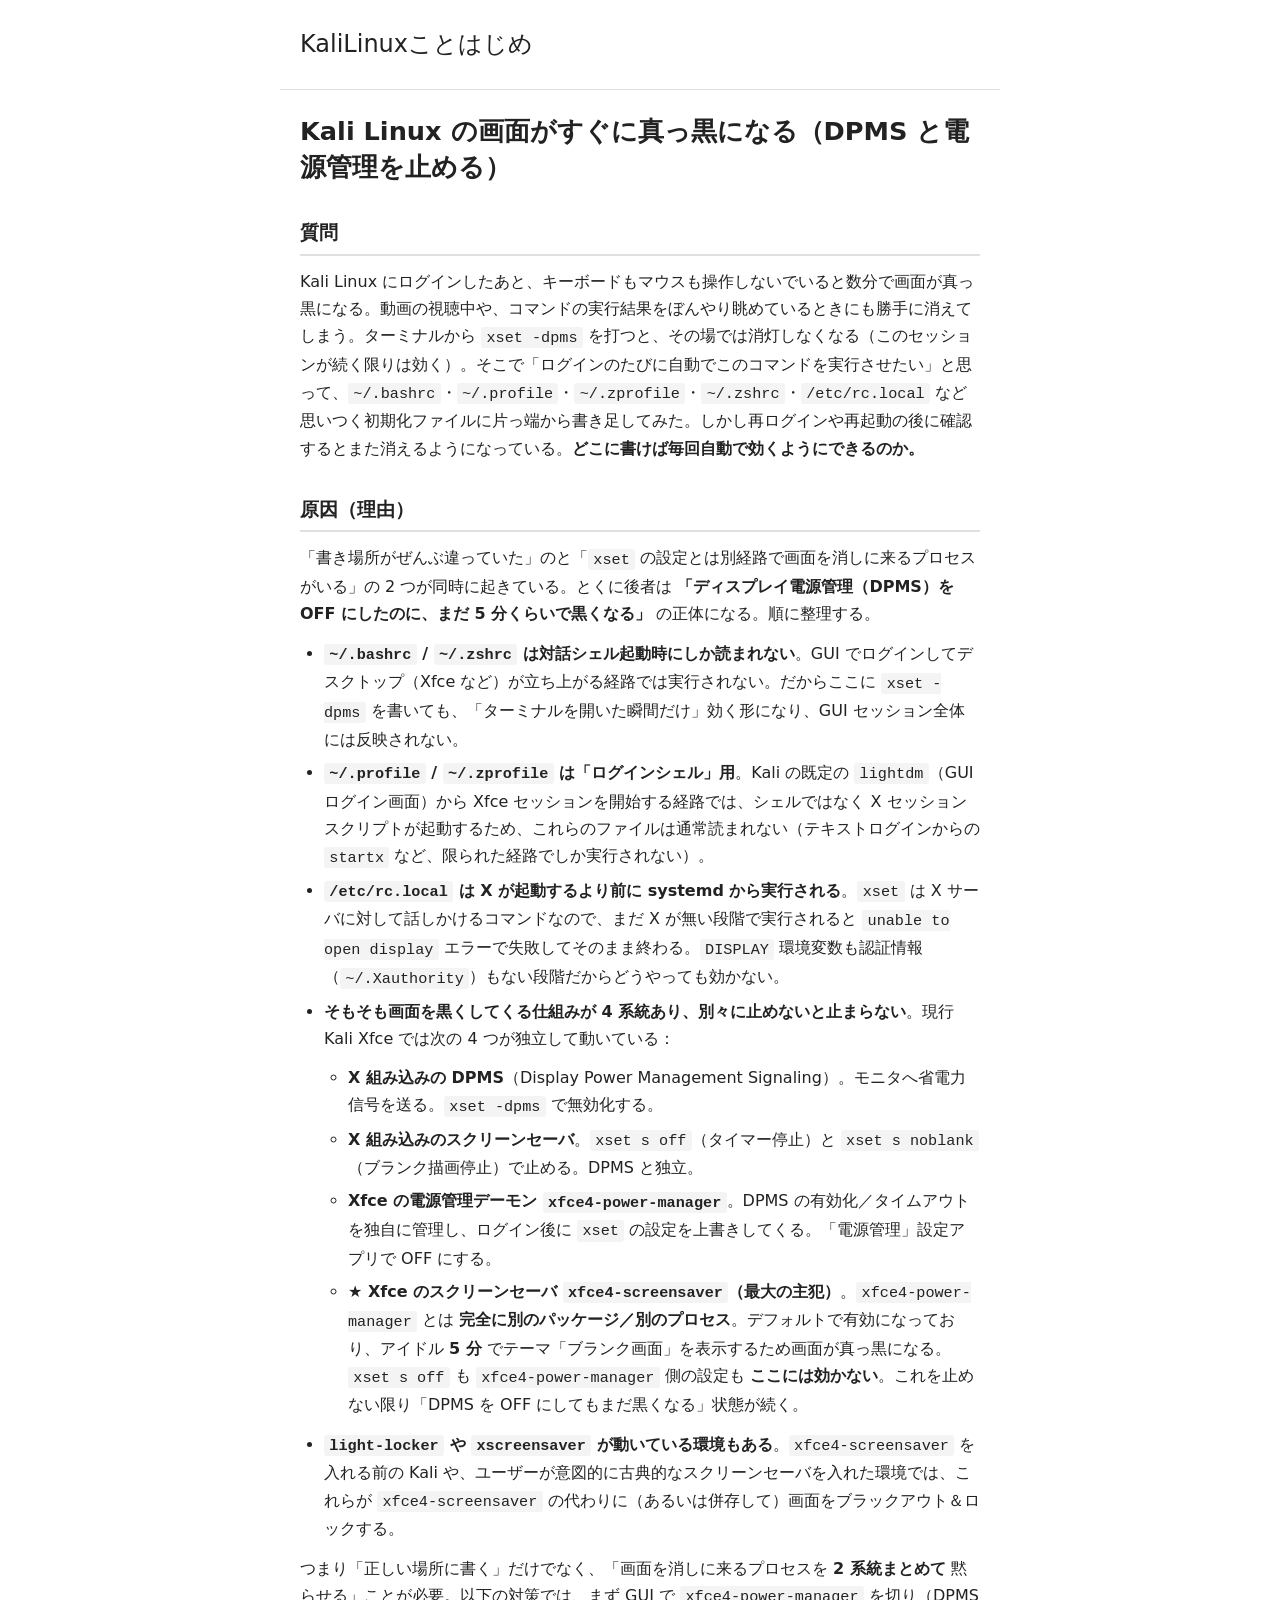
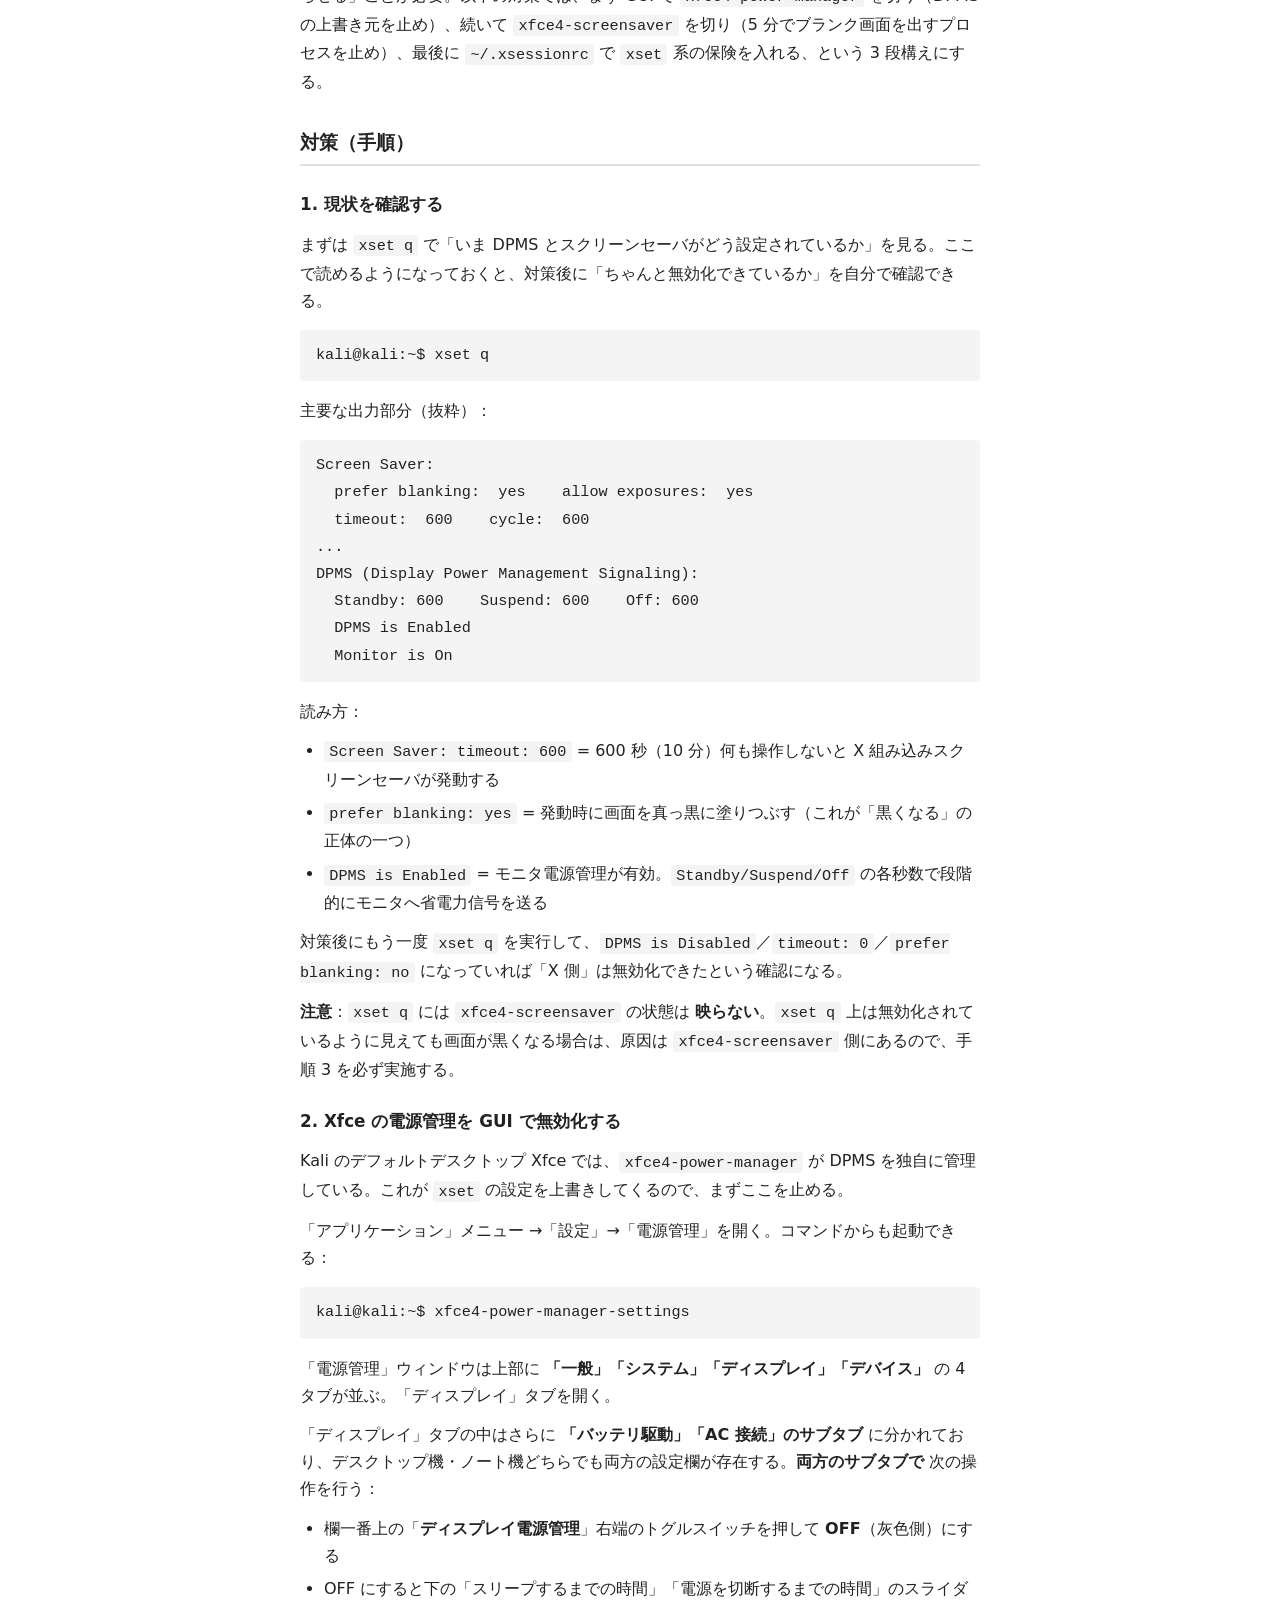
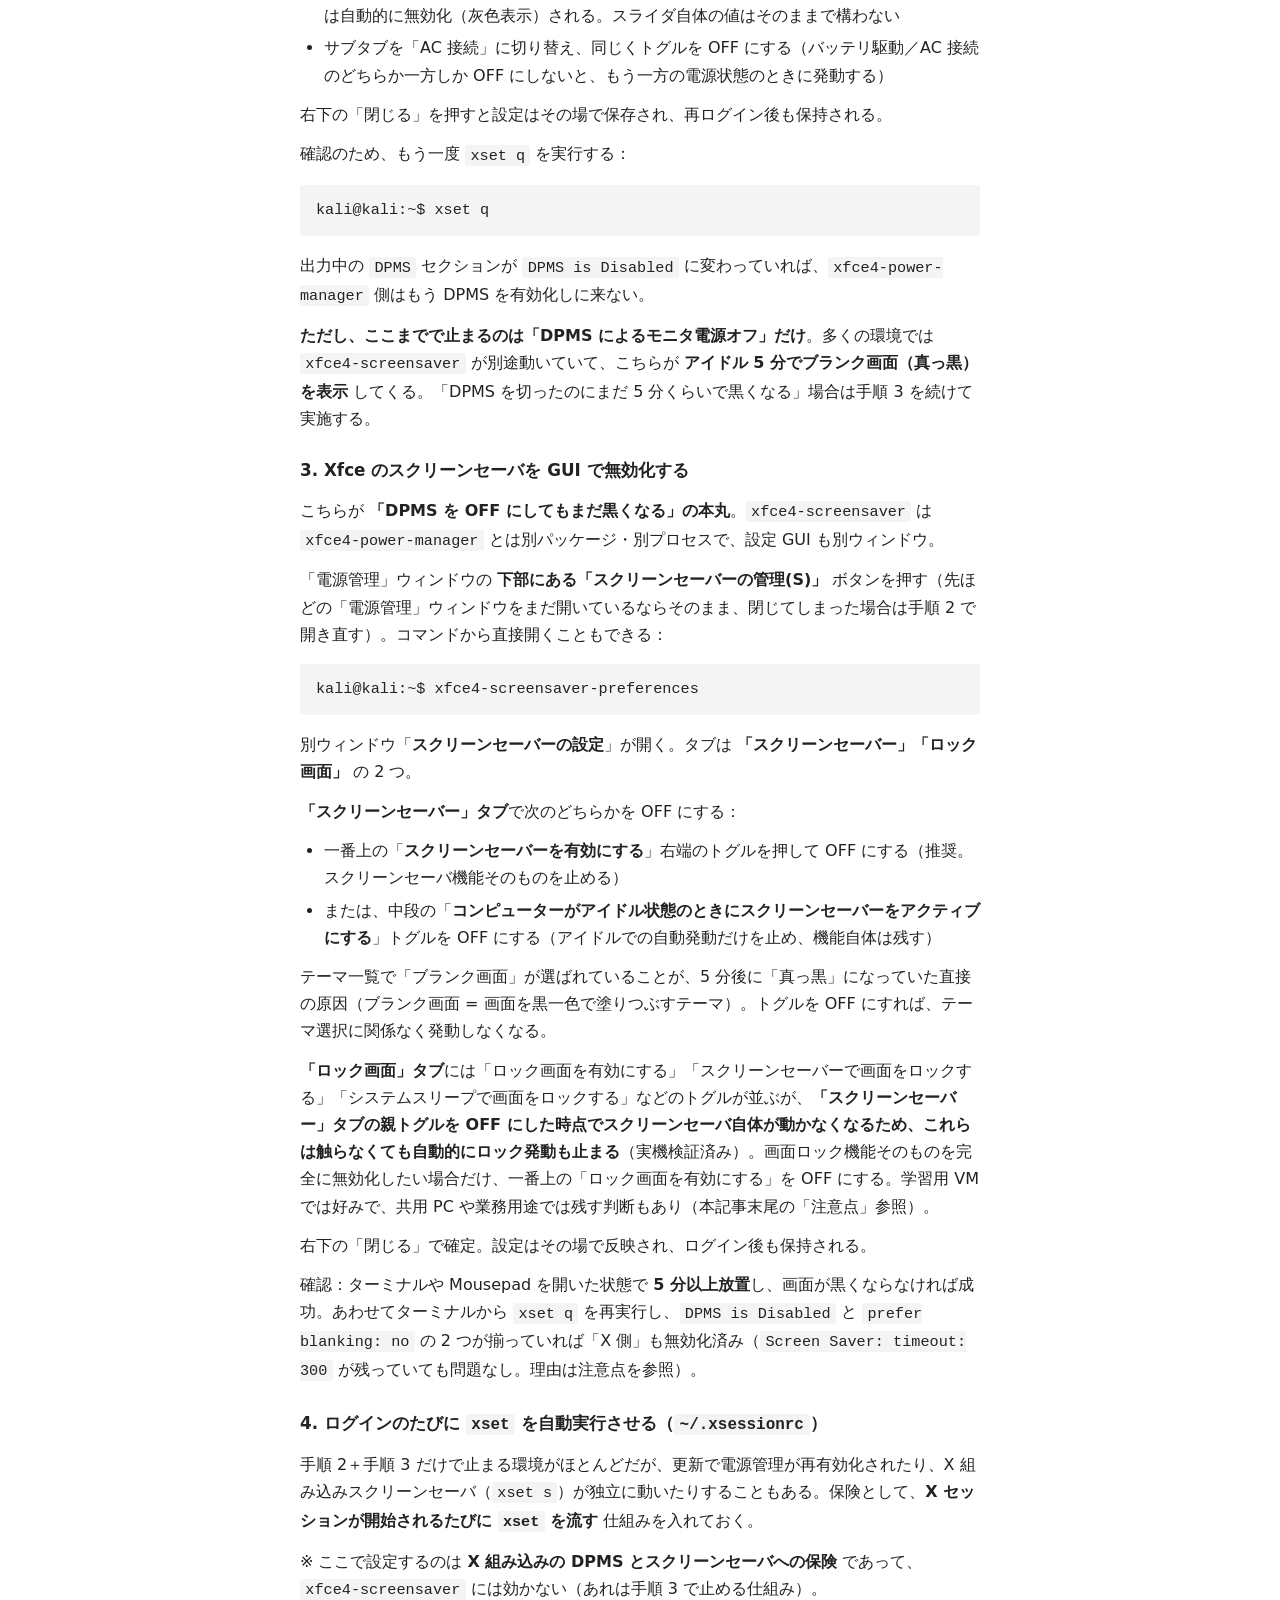
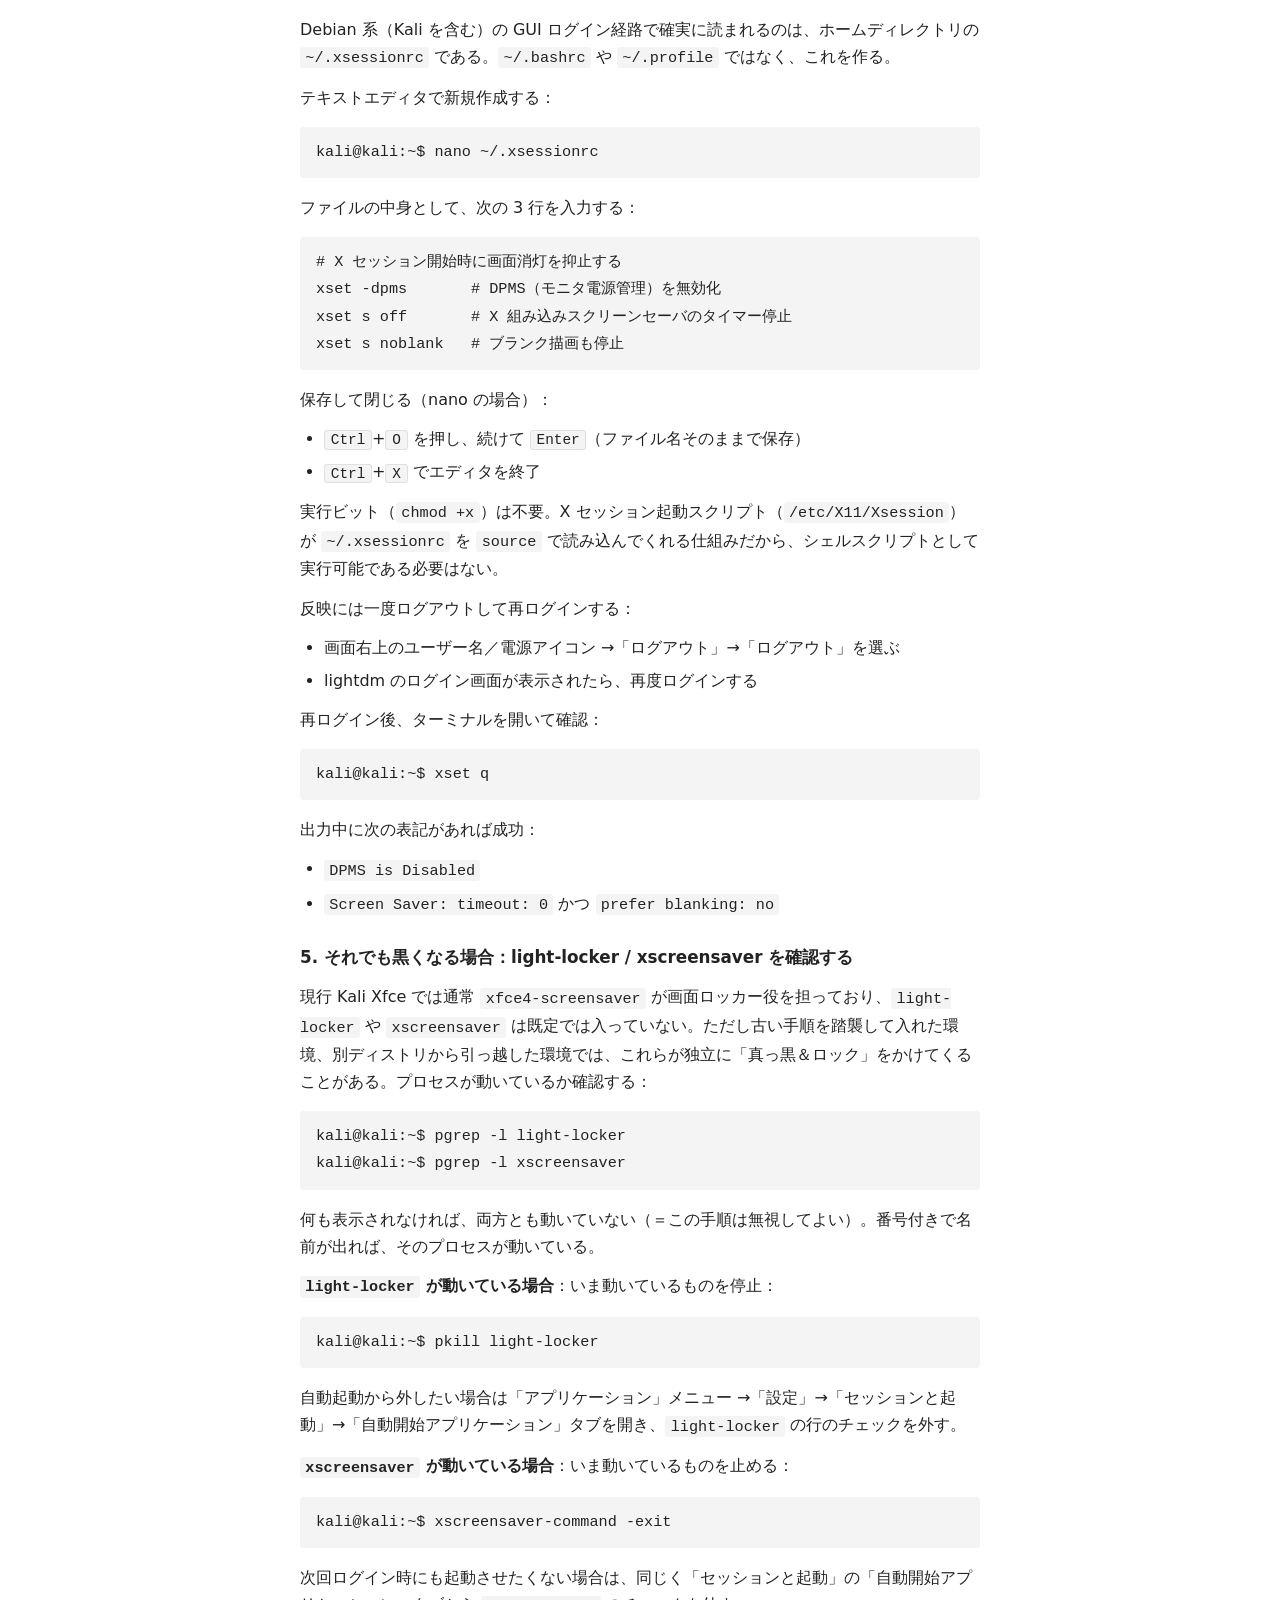
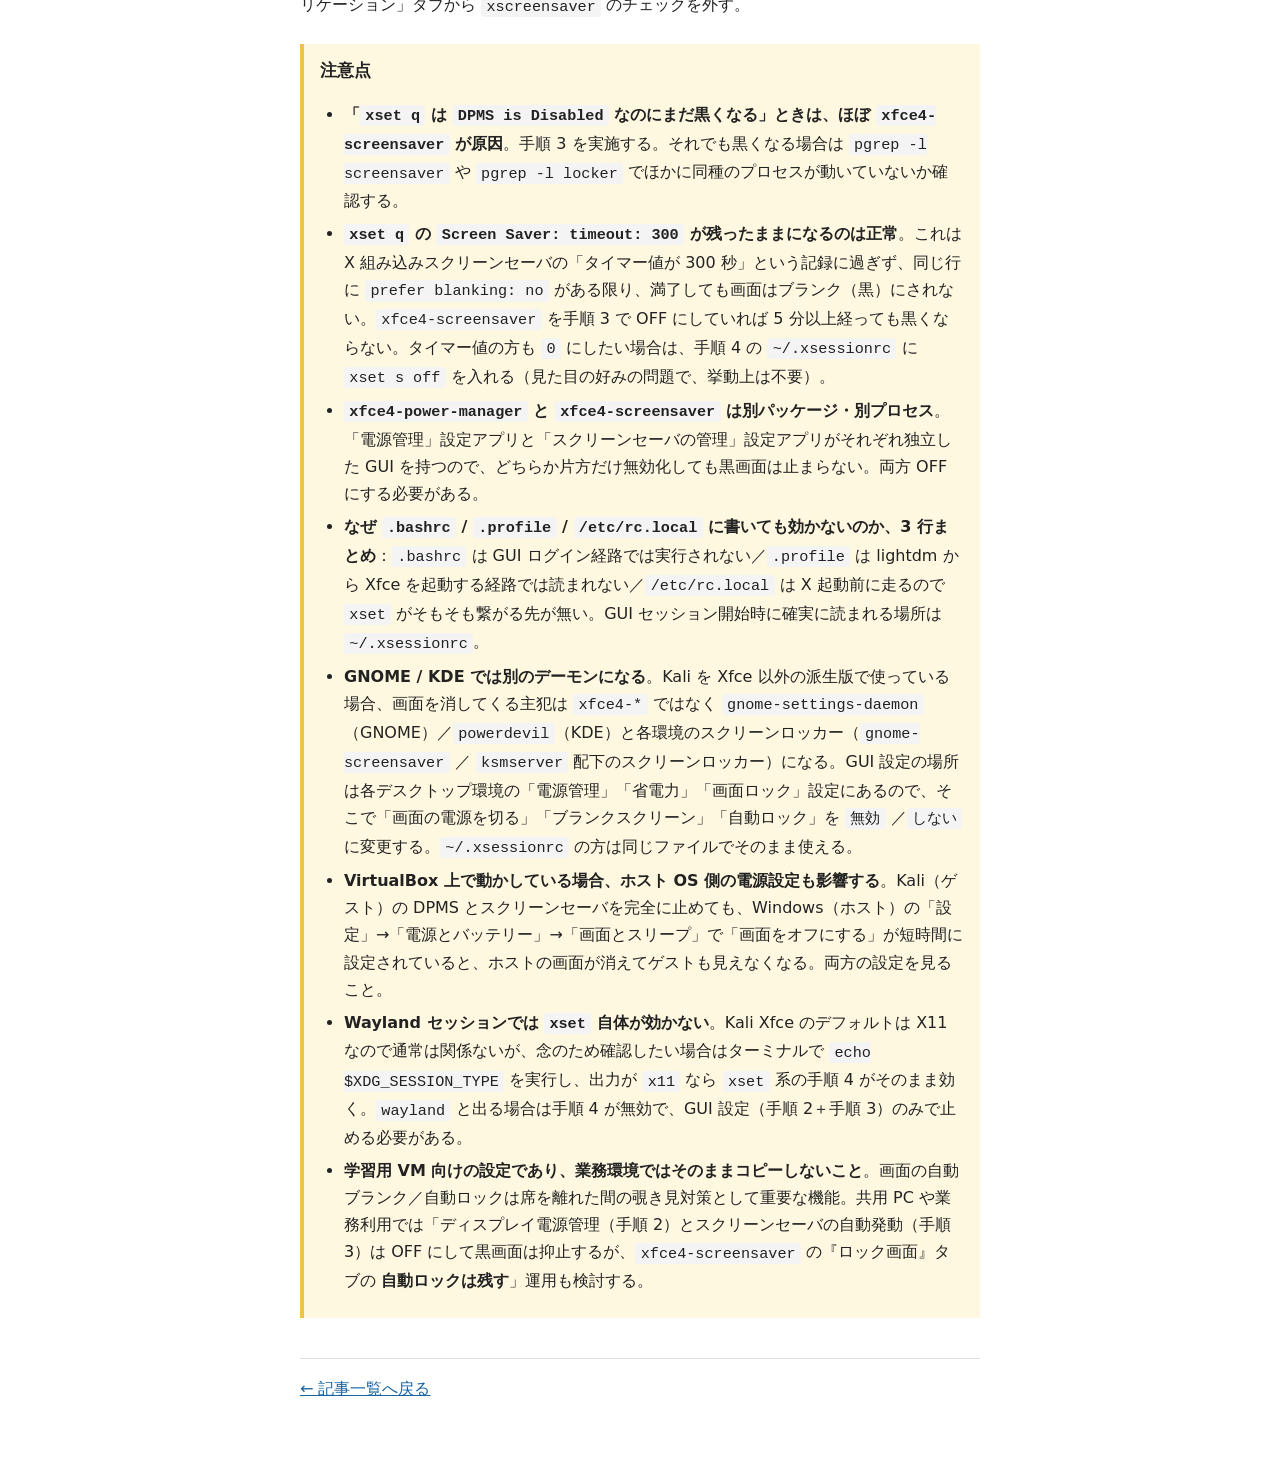
<file: html/kalilinux-screen-blanking-dpms.html>
<!DOCTYPE html>
<html lang="ja">
<head>
<meta charset="UTF-8">
<meta name="viewport" content="width=device-width, initial-scale=1">
<title>Kali Linux の画面がすぐに真っ黒になる（DPMS と電源管理を止める） — KaliLinuxことはじめ</title>
<link rel="stylesheet" href="style.css">
</head>
<body>
<header>
<p class="site-title"><a href="index.html">KaliLinuxことはじめ</a></p>
</header>
<main>
<article>
<h1>Kali Linux の画面がすぐに真っ黒になる（DPMS と電源管理を止める）</h1>

<section class="question">
<h2>質問</h2>
<p>Kali Linux にログインしたあと、キーボードもマウスも操作しないでいると数分で画面が真っ黒になる。動画の視聴中や、コマンドの実行結果をぼんやり眺めているときにも勝手に消えてしまう。ターミナルから <code>xset -dpms</code> を打つと、その場では消灯しなくなる（このセッションが続く限りは効く）。そこで「ログインのたびに自動でこのコマンドを実行させたい」と思って、<code>~/.bashrc</code>・<code>~/.profile</code>・<code>~/.zprofile</code>・<code>~/.zshrc</code>・<code>/etc/rc.local</code> など思いつく初期化ファイルに片っ端から書き足してみた。しかし再ログインや再起動の後に確認するとまた消えるようになっている。<strong>どこに書けば毎回自動で効くようにできるのか。</strong></p>
</section>

<section class="cause">
<h2>原因（理由）</h2>
<p>「書き場所がぜんぶ違っていた」のと「<code>xset</code> の設定とは別経路で画面を消しに来るプロセスがいる」の 2 つが同時に起きている。とくに後者は <strong>「ディスプレイ電源管理（DPMS）を OFF にしたのに、まだ 5 分くらいで黒くなる」</strong> の正体になる。順に整理する。</p>
<ul>
<li><strong><code>~/.bashrc</code> / <code>~/.zshrc</code> は対話シェル起動時にしか読まれない</strong>。GUI でログインしてデスクトップ（Xfce など）が立ち上がる経路では実行されない。だからここに <code>xset -dpms</code> を書いても、「ターミナルを開いた瞬間だけ」効く形になり、GUI セッション全体には反映されない。</li>
<li><strong><code>~/.profile</code> / <code>~/.zprofile</code> は「ログインシェル」用</strong>。Kali の既定の <code>lightdm</code>（GUI ログイン画面）から Xfce セッションを開始する経路では、シェルではなく X セッションスクリプトが起動するため、これらのファイルは通常読まれない（テキストログインからの <code>startx</code> など、限られた経路でしか実行されない）。</li>
<li><strong><code>/etc/rc.local</code> は X が起動するより前に systemd から実行される</strong>。<code>xset</code> は X サーバに対して話しかけるコマンドなので、まだ X が無い段階で実行されると <code>unable to open display</code> エラーで失敗してそのまま終わる。<code>DISPLAY</code> 環境変数も認証情報（<code>~/.Xauthority</code>）もない段階だからどうやっても効かない。</li>
<li><strong>そもそも画面を黒くしてくる仕組みが 4 系統あり、別々に止めないと止まらない</strong>。現行 Kali Xfce では次の 4 つが独立して動いている：
  <ul>
  <li><strong>X 組み込みの DPMS</strong>（Display Power Management Signaling）。モニタへ省電力信号を送る。<code>xset -dpms</code> で無効化する。</li>
  <li><strong>X 組み込みのスクリーンセーバ</strong>。<code>xset s off</code>（タイマー停止）と <code>xset s noblank</code>（ブランク描画停止）で止める。DPMS と独立。</li>
  <li><strong>Xfce の電源管理デーモン <code>xfce4-power-manager</code></strong>。DPMS の有効化／タイムアウトを独自に管理し、ログイン後に <code>xset</code> の設定を上書きしてくる。「電源管理」設定アプリで OFF にする。</li>
  <li><strong>★ Xfce のスクリーンセーバ <code>xfce4-screensaver</code>（最大の主犯）</strong>。<code>xfce4-power-manager</code> とは <strong>完全に別のパッケージ／別のプロセス</strong>。デフォルトで有効になっており、アイドル <strong>5 分</strong> でテーマ「ブランク画面」を表示するため画面が真っ黒になる。<code>xset s off</code> も <code>xfce4-power-manager</code> 側の設定も <strong>ここには効かない</strong>。これを止めない限り「DPMS を OFF にしてもまだ黒くなる」状態が続く。</li>
  </ul>
</li>
<li><strong><code>light-locker</code> や <code>xscreensaver</code> が動いている環境もある</strong>。<code>xfce4-screensaver</code> を入れる前の Kali や、ユーザーが意図的に古典的なスクリーンセーバを入れた環境では、これらが <code>xfce4-screensaver</code> の代わりに（あるいは併存して）画面をブラックアウト＆ロックする。</li>
</ul>
<p>つまり「正しい場所に書く」だけでなく、「画面を消しに来るプロセスを <strong>2 系統まとめて</strong> 黙らせる」ことが必要。以下の対策では、まず GUI で <code>xfce4-power-manager</code> を切り（DPMS の上書き元を止め）、続いて <code>xfce4-screensaver</code> を切り（5 分でブランク画面を出すプロセスを止め）、最後に <code>~/.xsessionrc</code> で <code>xset</code> 系の保険を入れる、という 3 段構えにする。</p>
</section>

<section class="solution">
<h2>対策（手順）</h2>

<h3>1. 現状を確認する</h3>
<p>まずは <code>xset q</code> で「いま DPMS とスクリーンセーバがどう設定されているか」を見る。ここで読めるようになっておくと、対策後に「ちゃんと無効化できているか」を自分で確認できる。</p>
<pre><code>kali@kali:~$ xset q</code></pre>
<p>主要な出力部分（抜粋）：</p>
<pre><code>Screen Saver:
  prefer blanking:  yes    allow exposures:  yes
  timeout:  600    cycle:  600
...
DPMS (Display Power Management Signaling):
  Standby: 600    Suspend: 600    Off: 600
  DPMS is Enabled
  Monitor is On</code></pre>
<p>読み方：</p>
<ul>
<li><code>Screen Saver: timeout: 600</code> = 600 秒（10 分）何も操作しないと X 組み込みスクリーンセーバが発動する</li>
<li><code>prefer blanking: yes</code> = 発動時に画面を真っ黒に塗りつぶす（これが「黒くなる」の正体の一つ）</li>
<li><code>DPMS is Enabled</code> = モニタ電源管理が有効。<code>Standby/Suspend/Off</code> の各秒数で段階的にモニタへ省電力信号を送る</li>
</ul>
<p>対策後にもう一度 <code>xset q</code> を実行して、<code>DPMS is Disabled</code>／<code>timeout: 0</code>／<code>prefer blanking: no</code> になっていれば「X 側」は無効化できたという確認になる。</p>
<p><strong>注意</strong>：<code>xset q</code> には <code>xfce4-screensaver</code> の状態は <strong>映らない</strong>。<code>xset q</code> 上は無効化されているように見えても画面が黒くなる場合は、原因は <code>xfce4-screensaver</code> 側にあるので、手順 3 を必ず実施する。</p>

<h3>2. Xfce の電源管理を GUI で無効化する</h3>
<p>Kali のデフォルトデスクトップ Xfce では、<code>xfce4-power-manager</code> が DPMS を独自に管理している。これが <code>xset</code> の設定を上書きしてくるので、まずここを止める。</p>
<p>「アプリケーション」メニュー →「設定」→「電源管理」を開く。コマンドからも起動できる：</p>
<pre><code>kali@kali:~$ xfce4-power-manager-settings</code></pre>
<p>「電源管理」ウィンドウは上部に <strong>「一般」「システム」「ディスプレイ」「デバイス」</strong> の 4 タブが並ぶ。「ディスプレイ」タブを開く。</p>
<p>「ディスプレイ」タブの中はさらに <strong>「バッテリ駆動」「AC 接続」のサブタブ</strong> に分かれており、デスクトップ機・ノート機どちらでも両方の設定欄が存在する。<strong>両方のサブタブで</strong> 次の操作を行う：</p>
<ul>
<li>欄一番上の「<strong>ディスプレイ電源管理</strong>」右端のトグルスイッチを押して <strong>OFF</strong>（灰色側）にする</li>
<li>OFF にすると下の「スリープするまでの時間」「電源を切断するまでの時間」のスライダは自動的に無効化（灰色表示）される。スライダ自体の値はそのままで構わない</li>
<li>サブタブを「AC 接続」に切り替え、同じくトグルを OFF にする（バッテリ駆動／AC 接続のどちらか一方しか OFF にしないと、もう一方の電源状態のときに発動する）</li>
</ul>
<p>右下の「閉じる」を押すと設定はその場で保存され、再ログイン後も保持される。</p>
<p>確認のため、もう一度 <code>xset q</code> を実行する：</p>
<pre><code>kali@kali:~$ xset q</code></pre>
<p>出力中の <code>DPMS</code> セクションが <code>DPMS is Disabled</code> に変わっていれば、<code>xfce4-power-manager</code> 側はもう DPMS を有効化しに来ない。</p>
<p><strong>ただし、ここまでで止まるのは「DPMS によるモニタ電源オフ」だけ</strong>。多くの環境では <code>xfce4-screensaver</code> が別途動いていて、こちらが <strong>アイドル 5 分でブランク画面（真っ黒）を表示</strong> してくる。「DPMS を切ったのにまだ 5 分くらいで黒くなる」場合は手順 3 を続けて実施する。</p>

<h3>3. Xfce のスクリーンセーバを GUI で無効化する</h3>
<p>こちらが <strong>「DPMS を OFF にしてもまだ黒くなる」の本丸</strong>。<code>xfce4-screensaver</code> は <code>xfce4-power-manager</code> とは別パッケージ・別プロセスで、設定 GUI も別ウィンドウ。</p>
<p>「電源管理」ウィンドウの <strong>下部にある「スクリーンセーバーの管理(S)」</strong> ボタンを押す（先ほどの「電源管理」ウィンドウをまだ開いているならそのまま、閉じてしまった場合は手順 2 で開き直す）。コマンドから直接開くこともできる：</p>
<pre><code>kali@kali:~$ xfce4-screensaver-preferences</code></pre>
<p>別ウィンドウ「<strong>スクリーンセーバーの設定</strong>」が開く。タブは <strong>「スクリーンセーバー」「ロック画面」</strong> の 2 つ。</p>
<p><strong>「スクリーンセーバー」タブ</strong>で次のどちらかを OFF にする：</p>
<ul>
<li>一番上の「<strong>スクリーンセーバーを有効にする</strong>」右端のトグルを押して OFF にする（推奨。スクリーンセーバ機能そのものを止める）</li>
<li>または、中段の「<strong>コンピューターがアイドル状態のときにスクリーンセーバーをアクティブにする</strong>」トグルを OFF にする（アイドルでの自動発動だけを止め、機能自体は残す）</li>
</ul>
<p>テーマ一覧で「ブランク画面」が選ばれていることが、5 分後に「真っ黒」になっていた直接の原因（ブランク画面 = 画面を黒一色で塗りつぶすテーマ）。トグルを OFF にすれば、テーマ選択に関係なく発動しなくなる。</p>
<p><strong>「ロック画面」タブ</strong>には「ロック画面を有効にする」「スクリーンセーバーで画面をロックする」「システムスリープで画面をロックする」などのトグルが並ぶが、<strong>「スクリーンセーバー」タブの親トグルを OFF にした時点でスクリーンセーバ自体が動かなくなるため、これらは触らなくても自動的にロック発動も止まる</strong>（実機検証済み）。画面ロック機能そのものを完全に無効化したい場合だけ、一番上の「ロック画面を有効にする」を OFF にする。学習用 VM では好みで、共用 PC や業務用途では残す判断もあり（本記事末尾の「注意点」参照）。</p>
<p>右下の「閉じる」で確定。設定はその場で反映され、ログイン後も保持される。</p>
<p>確認：ターミナルや Mousepad を開いた状態で <strong>5 分以上放置</strong>し、画面が黒くならなければ成功。あわせてターミナルから <code>xset q</code> を再実行し、<code>DPMS is Disabled</code> と <code>prefer blanking: no</code> の 2 つが揃っていれば「X 側」も無効化済み（<code>Screen Saver: timeout: 300</code> が残っていても問題なし。理由は注意点を参照）。</p>

<h3>4. ログインのたびに <code>xset</code> を自動実行させる（<code>~/.xsessionrc</code>）</h3>
<p>手順 2＋手順 3 だけで止まる環境がほとんどだが、更新で電源管理が再有効化されたり、X 組み込みスクリーンセーバ（<code>xset s</code>）が独立に動いたりすることもある。保険として、<strong>X セッションが開始されるたびに <code>xset</code> を流す</strong> 仕組みを入れておく。</p>
<p>※ ここで設定するのは <strong>X 組み込みの DPMS とスクリーンセーバへの保険</strong> であって、<code>xfce4-screensaver</code> には効かない（あれは手順 3 で止める仕組み）。</p>
<p>Debian 系（Kali を含む）の GUI ログイン経路で確実に読まれるのは、ホームディレクトリの <code>~/.xsessionrc</code> である。<code>~/.bashrc</code> や <code>~/.profile</code> ではなく、これを作る。</p>
<p>テキストエディタで新規作成する：</p>
<pre><code>kali@kali:~$ nano ~/.xsessionrc</code></pre>
<p>ファイルの中身として、次の 3 行を入力する：</p>
<pre><code># X セッション開始時に画面消灯を抑止する
xset -dpms       # DPMS（モニタ電源管理）を無効化
xset s off       # X 組み込みスクリーンセーバのタイマー停止
xset s noblank   # ブランク描画も停止</code></pre>
<p>保存して閉じる（nano の場合）：</p>
<ul>
<li><kbd>Ctrl</kbd>+<kbd>O</kbd> を押し、続けて <kbd>Enter</kbd>（ファイル名そのままで保存）</li>
<li><kbd>Ctrl</kbd>+<kbd>X</kbd> でエディタを終了</li>
</ul>
<p>実行ビット（<code>chmod +x</code>）は不要。X セッション起動スクリプト（<code>/etc/X11/Xsession</code>）が <code>~/.xsessionrc</code> を <code>source</code> で読み込んでくれる仕組みだから、シェルスクリプトとして実行可能である必要はない。</p>
<p>反映には一度ログアウトして再ログインする：</p>
<ul>
<li>画面右上のユーザー名／電源アイコン →「ログアウト」→「ログアウト」を選ぶ</li>
<li>lightdm のログイン画面が表示されたら、再度ログインする</li>
</ul>
<p>再ログイン後、ターミナルを開いて確認：</p>
<pre><code>kali@kali:~$ xset q</code></pre>
<p>出力中に次の表記があれば成功：</p>
<ul>
<li><code>DPMS is Disabled</code></li>
<li><code>Screen Saver: timeout: 0</code> かつ <code>prefer blanking: no</code></li>
</ul>

<h3>5. それでも黒くなる場合：light-locker / xscreensaver を確認する</h3>
<p>現行 Kali Xfce では通常 <code>xfce4-screensaver</code> が画面ロッカー役を担っており、<code>light-locker</code> や <code>xscreensaver</code> は既定では入っていない。ただし古い手順を踏襲して入れた環境、別ディストリから引っ越した環境では、これらが独立に「真っ黒＆ロック」をかけてくることがある。プロセスが動いているか確認する：</p>
<pre><code>kali@kali:~$ pgrep -l light-locker
kali@kali:~$ pgrep -l xscreensaver</code></pre>
<p>何も表示されなければ、両方とも動いていない（＝この手順は無視してよい）。番号付きで名前が出れば、そのプロセスが動いている。</p>
<p><strong><code>light-locker</code> が動いている場合</strong>：いま動いているものを停止：</p>
<pre><code>kali@kali:~$ pkill light-locker</code></pre>
<p>自動起動から外したい場合は「アプリケーション」メニュー →「設定」→「セッションと起動」→「自動開始アプリケーション」タブを開き、<code>light-locker</code> の行のチェックを外す。</p>
<p><strong><code>xscreensaver</code> が動いている場合</strong>：いま動いているものを止める：</p>
<pre><code>kali@kali:~$ xscreensaver-command -exit</code></pre>
<p>次回ログイン時にも起動させたくない場合は、同じく「セッションと起動」の「自動開始アプリケーション」タブから <code>xscreensaver</code> のチェックを外す。</p>
</section>

<aside class="note">
<h2>注意点</h2>
<ul>
<li><strong>「<code>xset q</code> は <code>DPMS is Disabled</code> なのにまだ黒くなる」ときは、ほぼ <code>xfce4-screensaver</code> が原因</strong>。手順 3 を実施する。それでも黒くなる場合は <code>pgrep -l screensaver</code> や <code>pgrep -l locker</code> でほかに同種のプロセスが動いていないか確認する。</li>
<li><strong><code>xset q</code> の <code>Screen Saver: timeout: 300</code> が残ったままになるのは正常</strong>。これは X 組み込みスクリーンセーバの「タイマー値が 300 秒」という記録に過ぎず、同じ行に <code>prefer blanking: no</code> がある限り、満了しても画面はブランク（黒）にされない。<code>xfce4-screensaver</code> を手順 3 で OFF にしていれば 5 分以上経っても黒くならない。タイマー値の方も <code>0</code> にしたい場合は、手順 4 の <code>~/.xsessionrc</code> に <code>xset s off</code> を入れる（見た目の好みの問題で、挙動上は不要）。</li>
<li><strong><code>xfce4-power-manager</code> と <code>xfce4-screensaver</code> は別パッケージ・別プロセス</strong>。「電源管理」設定アプリと「スクリーンセーバの管理」設定アプリがそれぞれ独立した GUI を持つので、どちらか片方だけ無効化しても黒画面は止まらない。両方 OFF にする必要がある。</li>
<li><strong>なぜ <code>.bashrc</code> / <code>.profile</code> / <code>/etc/rc.local</code> に書いても効かないのか、3 行まとめ</strong>：<code>.bashrc</code> は GUI ログイン経路では実行されない／<code>.profile</code> は lightdm から Xfce を起動する経路では読まれない／<code>/etc/rc.local</code> は X 起動前に走るので <code>xset</code> がそもそも繋がる先が無い。GUI セッション開始時に確実に読まれる場所は <code>~/.xsessionrc</code>。</li>
<li><strong>GNOME / KDE では別のデーモンになる</strong>。Kali を Xfce 以外の派生版で使っている場合、画面を消してくる主犯は <code>xfce4-*</code> ではなく <code>gnome-settings-daemon</code>（GNOME）／<code>powerdevil</code>（KDE）と各環境のスクリーンロッカー（<code>gnome-screensaver</code> ／ <code>ksmserver</code> 配下のスクリーンロッカー）になる。GUI 設定の場所は各デスクトップ環境の「電源管理」「省電力」「画面ロック」設定にあるので、そこで「画面の電源を切る」「ブランクスクリーン」「自動ロック」を <code>無効</code> ／<code>しない</code> に変更する。<code>~/.xsessionrc</code> の方は同じファイルでそのまま使える。</li>
<li><strong>VirtualBox 上で動かしている場合、ホスト OS 側の電源設定も影響する</strong>。Kali（ゲスト）の DPMS とスクリーンセーバを完全に止めても、Windows（ホスト）の「設定」→「電源とバッテリー」→「画面とスリープ」で「画面をオフにする」が短時間に設定されていると、ホストの画面が消えてゲストも見えなくなる。両方の設定を見ること。</li>
<li><strong>Wayland セッションでは <code>xset</code> 自体が効かない</strong>。Kali Xfce のデフォルトは X11 なので通常は関係ないが、念のため確認したい場合はターミナルで <code>echo $XDG_SESSION_TYPE</code> を実行し、出力が <code>x11</code> なら <code>xset</code> 系の手順 4 がそのまま効く。<code>wayland</code> と出る場合は手順 4 が無効で、GUI 設定（手順 2＋手順 3）のみで止める必要がある。</li>
<li><strong>学習用 VM 向けの設定であり、業務環境ではそのままコピーしないこと</strong>。画面の自動ブランク／自動ロックは席を離れた間の覗き見対策として重要な機能。共用 PC や業務利用では「ディスプレイ電源管理（手順 2）とスクリーンセーバの自動発動（手順 3）は OFF にして黒画面は抑止するが、<code>xfce4-screensaver</code> の『ロック画面』タブの <strong>自動ロックは残す</strong>」運用も検討する。</li>
</ul>
</aside>

<p class="nav"><a href="index.html">← 記事一覧へ戻る</a></p>
</article>
</main>
</body>
</html>
</file>
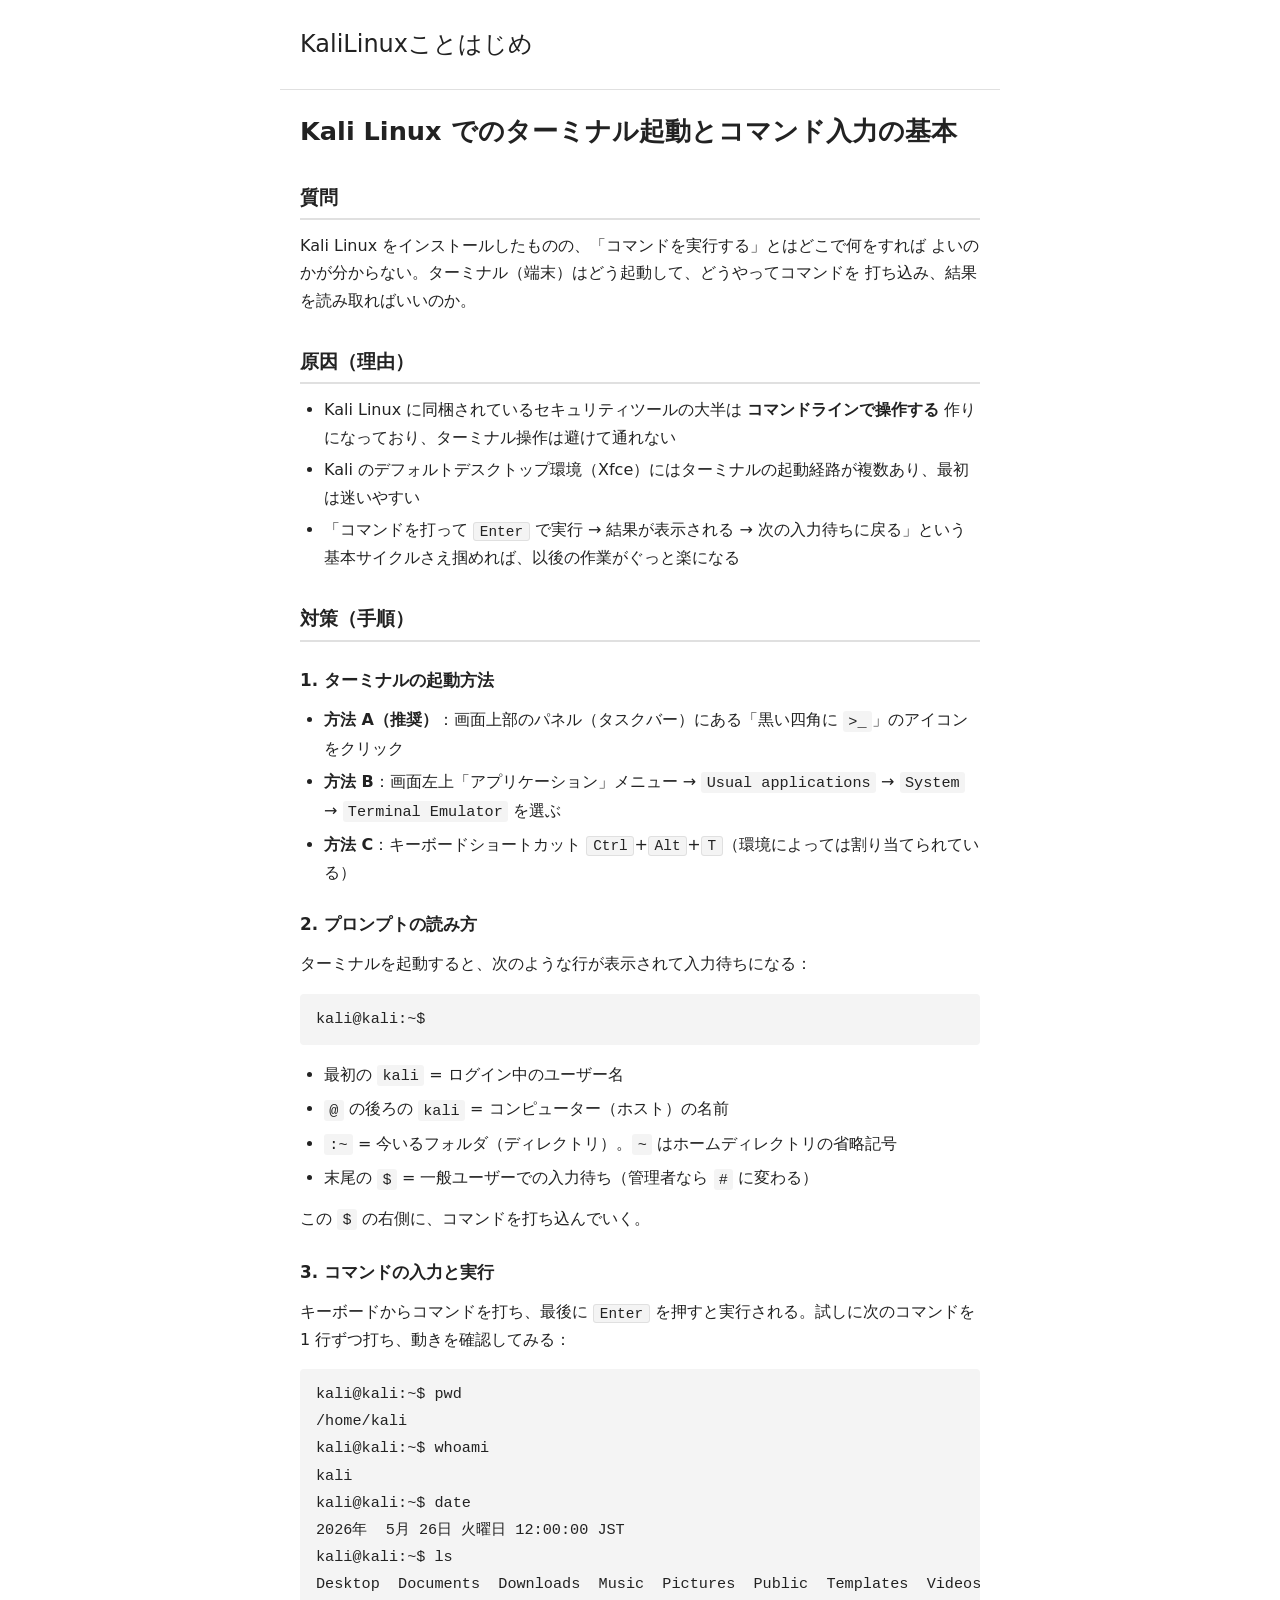
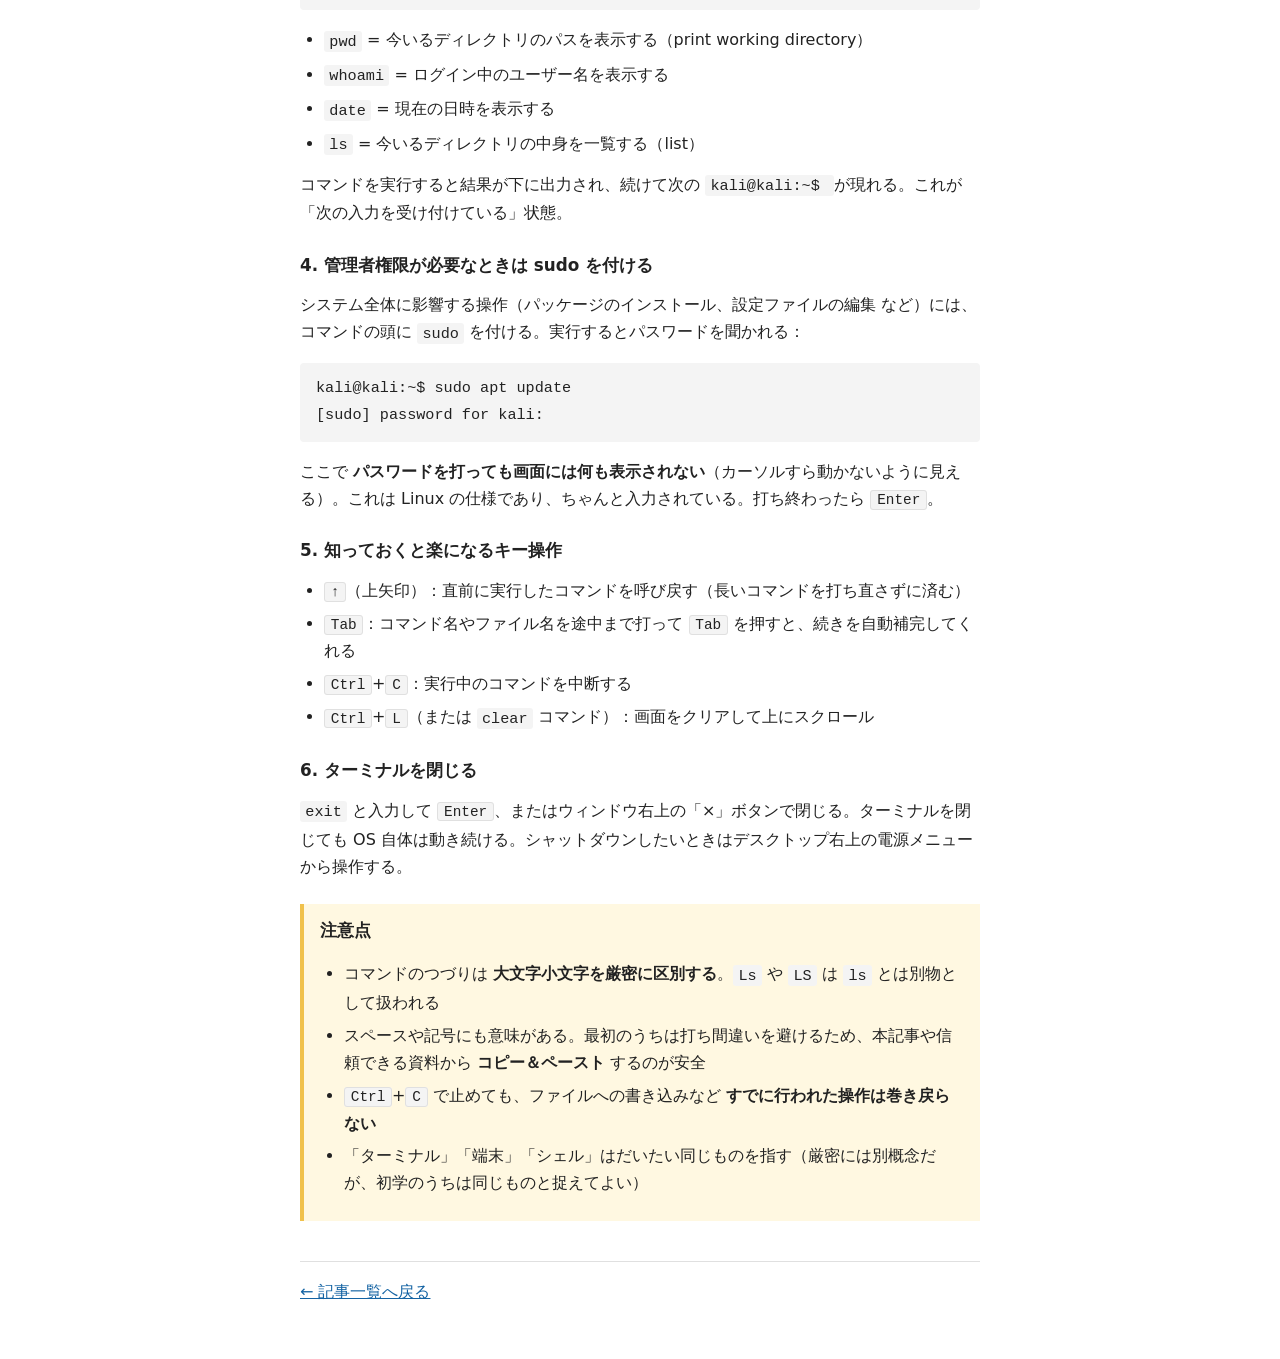
<file: html/kalilinux-terminal-basics.html>
<!DOCTYPE html>
<html lang="ja">
<head>
<meta charset="UTF-8">
<meta name="viewport" content="width=device-width, initial-scale=1">
<title>Kali Linux でのターミナル起動とコマンド入力の基本 — KaliLinuxことはじめ</title>
<link rel="stylesheet" href="style.css">
</head>
<body>
<header>
<p class="site-title"><a href="index.html">KaliLinuxことはじめ</a></p>
</header>
<main>
<article>
<h1>Kali Linux でのターミナル起動とコマンド入力の基本</h1>

<section class="question">
<h2>質問</h2>
<p>Kali Linux をインストールしたものの、「コマンドを実行する」とはどこで何をすれば
よいのかが分からない。ターミナル（端末）はどう起動して、どうやってコマンドを
打ち込み、結果を読み取ればいいのか。</p>
</section>

<section class="cause">
<h2>原因（理由）</h2>
<ul>
<li>Kali Linux に同梱されているセキュリティツールの大半は <strong>コマンドラインで操作する</strong> 作りになっており、ターミナル操作は避けて通れない</li>
<li>Kali のデフォルトデスクトップ環境（Xfce）にはターミナルの起動経路が複数あり、最初は迷いやすい</li>
<li>「コマンドを打って <kbd>Enter</kbd> で実行 → 結果が表示される → 次の入力待ちに戻る」という基本サイクルさえ掴めれば、以後の作業がぐっと楽になる</li>
</ul>
</section>

<section class="solution">
<h2>対策（手順）</h2>

<h3>1. ターミナルの起動方法</h3>
<ul>
<li><strong>方法 A（推奨）</strong>：画面上部のパネル（タスクバー）にある「黒い四角に <code>&gt;_</code>」のアイコンをクリック</li>
<li><strong>方法 B</strong>：画面左上「アプリケーション」メニュー → <code>Usual applications</code> → <code>System</code> → <code>Terminal Emulator</code> を選ぶ</li>
<li><strong>方法 C</strong>：キーボードショートカット <kbd>Ctrl</kbd>+<kbd>Alt</kbd>+<kbd>T</kbd>（環境によっては割り当てられている）</li>
</ul>

<h3>2. プロンプトの読み方</h3>
<p>ターミナルを起動すると、次のような行が表示されて入力待ちになる：</p>
<pre><code>kali@kali:~$ </code></pre>
<ul>
<li>最初の <code>kali</code> = ログイン中のユーザー名</li>
<li><code>@</code> の後ろの <code>kali</code> = コンピューター（ホスト）の名前</li>
<li><code>:~</code> = 今いるフォルダ（ディレクトリ）。<code>~</code> はホームディレクトリの省略記号</li>
<li>末尾の <code>$</code> = 一般ユーザーでの入力待ち（管理者なら <code>#</code> に変わる）</li>
</ul>
<p>この <code>$</code> の右側に、コマンドを打ち込んでいく。</p>

<h3>3. コマンドの入力と実行</h3>
<p>キーボードからコマンドを打ち、最後に <kbd>Enter</kbd> を押すと実行される。試しに次のコマンドを 1 行ずつ打ち、動きを確認してみる：</p>
<pre><code>kali@kali:~$ pwd
/home/kali
kali@kali:~$ whoami
kali
kali@kali:~$ date
2026年  5月 26日 火曜日 12:00:00 JST
kali@kali:~$ ls
Desktop  Documents  Downloads  Music  Pictures  Public  Templates  Videos</code></pre>
<ul>
<li><code>pwd</code> = 今いるディレクトリのパスを表示する（print working directory）</li>
<li><code>whoami</code> = ログイン中のユーザー名を表示する</li>
<li><code>date</code> = 現在の日時を表示する</li>
<li><code>ls</code> = 今いるディレクトリの中身を一覧する（list）</li>
</ul>
<p>コマンドを実行すると結果が下に出力され、続けて次の <code>kali@kali:~$ </code> が現れる。これが「次の入力を受け付けている」状態。</p>

<h3>4. 管理者権限が必要なときは sudo を付ける</h3>
<p>システム全体に影響する操作（パッケージのインストール、設定ファイルの編集 など）には、コマンドの頭に <code>sudo</code> を付ける。実行するとパスワードを聞かれる：</p>
<pre><code>kali@kali:~$ sudo apt update
[sudo] password for kali: </code></pre>
<p>ここで <strong>パスワードを打っても画面には何も表示されない</strong>（カーソルすら動かないように見える）。これは Linux の仕様であり、ちゃんと入力されている。打ち終わったら <kbd>Enter</kbd>。</p>

<h3>5. 知っておくと楽になるキー操作</h3>
<ul>
<li><kbd>↑</kbd>（上矢印）：直前に実行したコマンドを呼び戻す（長いコマンドを打ち直さずに済む）</li>
<li><kbd>Tab</kbd>：コマンド名やファイル名を途中まで打って <kbd>Tab</kbd> を押すと、続きを自動補完してくれる</li>
<li><kbd>Ctrl</kbd>+<kbd>C</kbd>：実行中のコマンドを中断する</li>
<li><kbd>Ctrl</kbd>+<kbd>L</kbd>（または <code>clear</code> コマンド）：画面をクリアして上にスクロール</li>
</ul>

<h3>6. ターミナルを閉じる</h3>
<p><code>exit</code> と入力して <kbd>Enter</kbd>、またはウィンドウ右上の「×」ボタンで閉じる。ターミナルを閉じても OS 自体は動き続ける。シャットダウンしたいときはデスクトップ右上の電源メニューから操作する。</p>
</section>

<aside class="note">
<h2>注意点</h2>
<ul>
<li>コマンドのつづりは <strong>大文字小文字を厳密に区別する</strong>。<code>Ls</code> や <code>LS</code> は <code>ls</code> とは別物として扱われる</li>
<li>スペースや記号にも意味がある。最初のうちは打ち間違いを避けるため、本記事や信頼できる資料から <strong>コピー＆ペースト</strong> するのが安全</li>
<li><kbd>Ctrl</kbd>+<kbd>C</kbd> で止めても、ファイルへの書き込みなど <strong>すでに行われた操作は巻き戻らない</strong></li>
<li>「ターミナル」「端末」「シェル」はだいたい同じものを指す（厳密には別概念だが、初学のうちは同じものと捉えてよい）</li>
</ul>
</aside>

<p class="nav"><a href="index.html">← 記事一覧へ戻る</a></p>
</article>
</main>
</body>
</html>
</file>
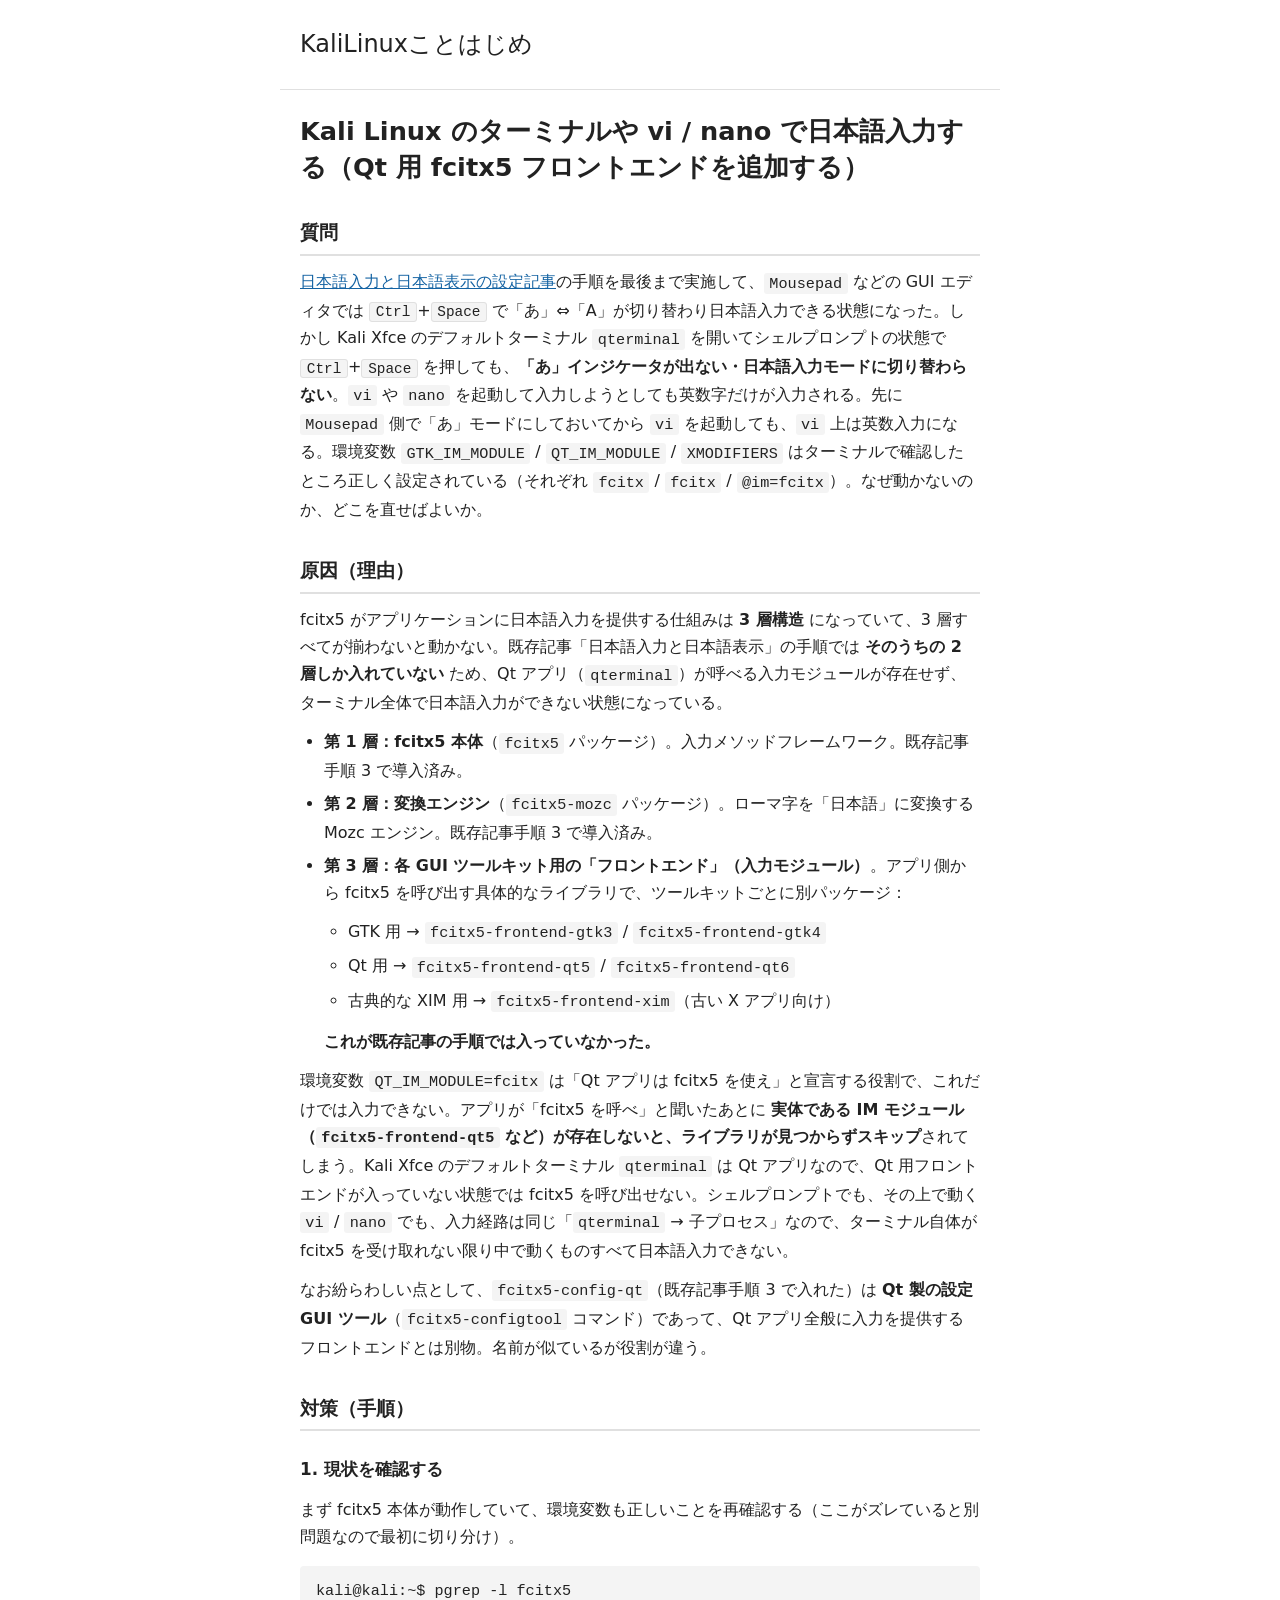
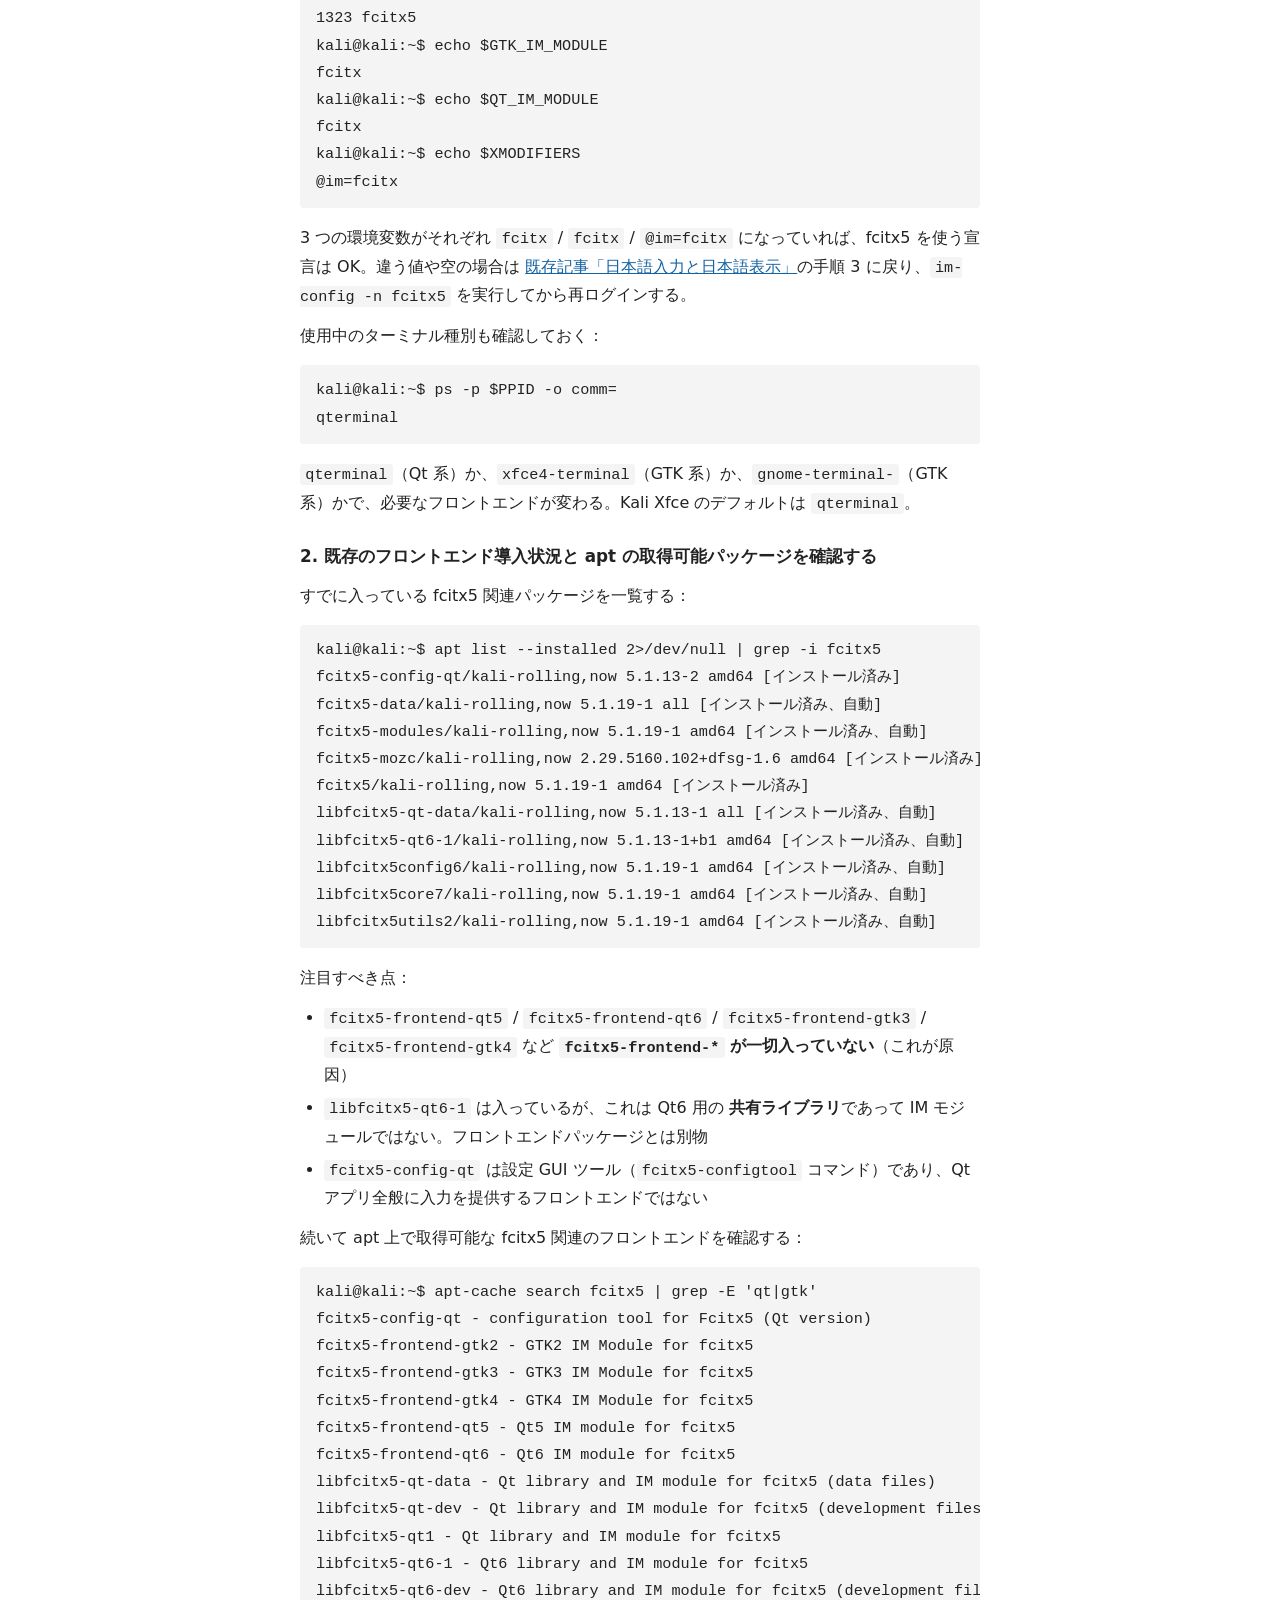
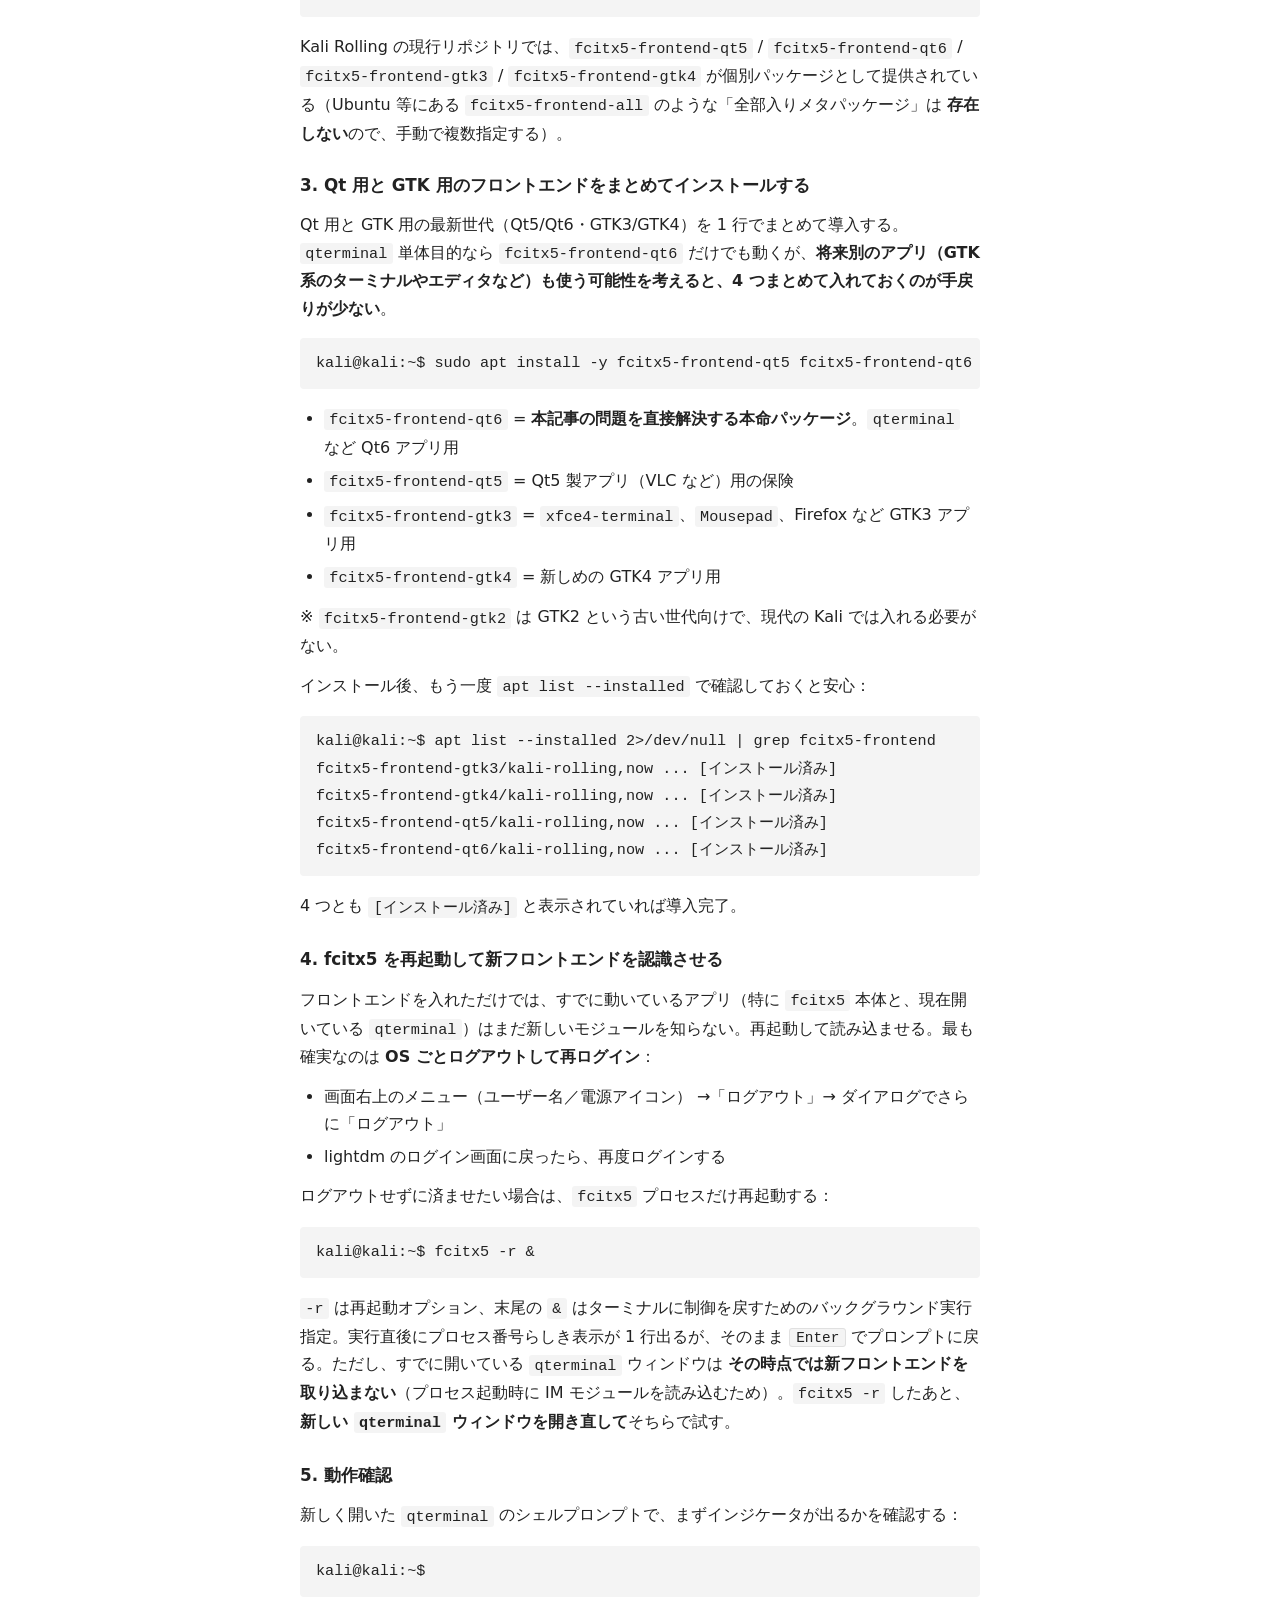
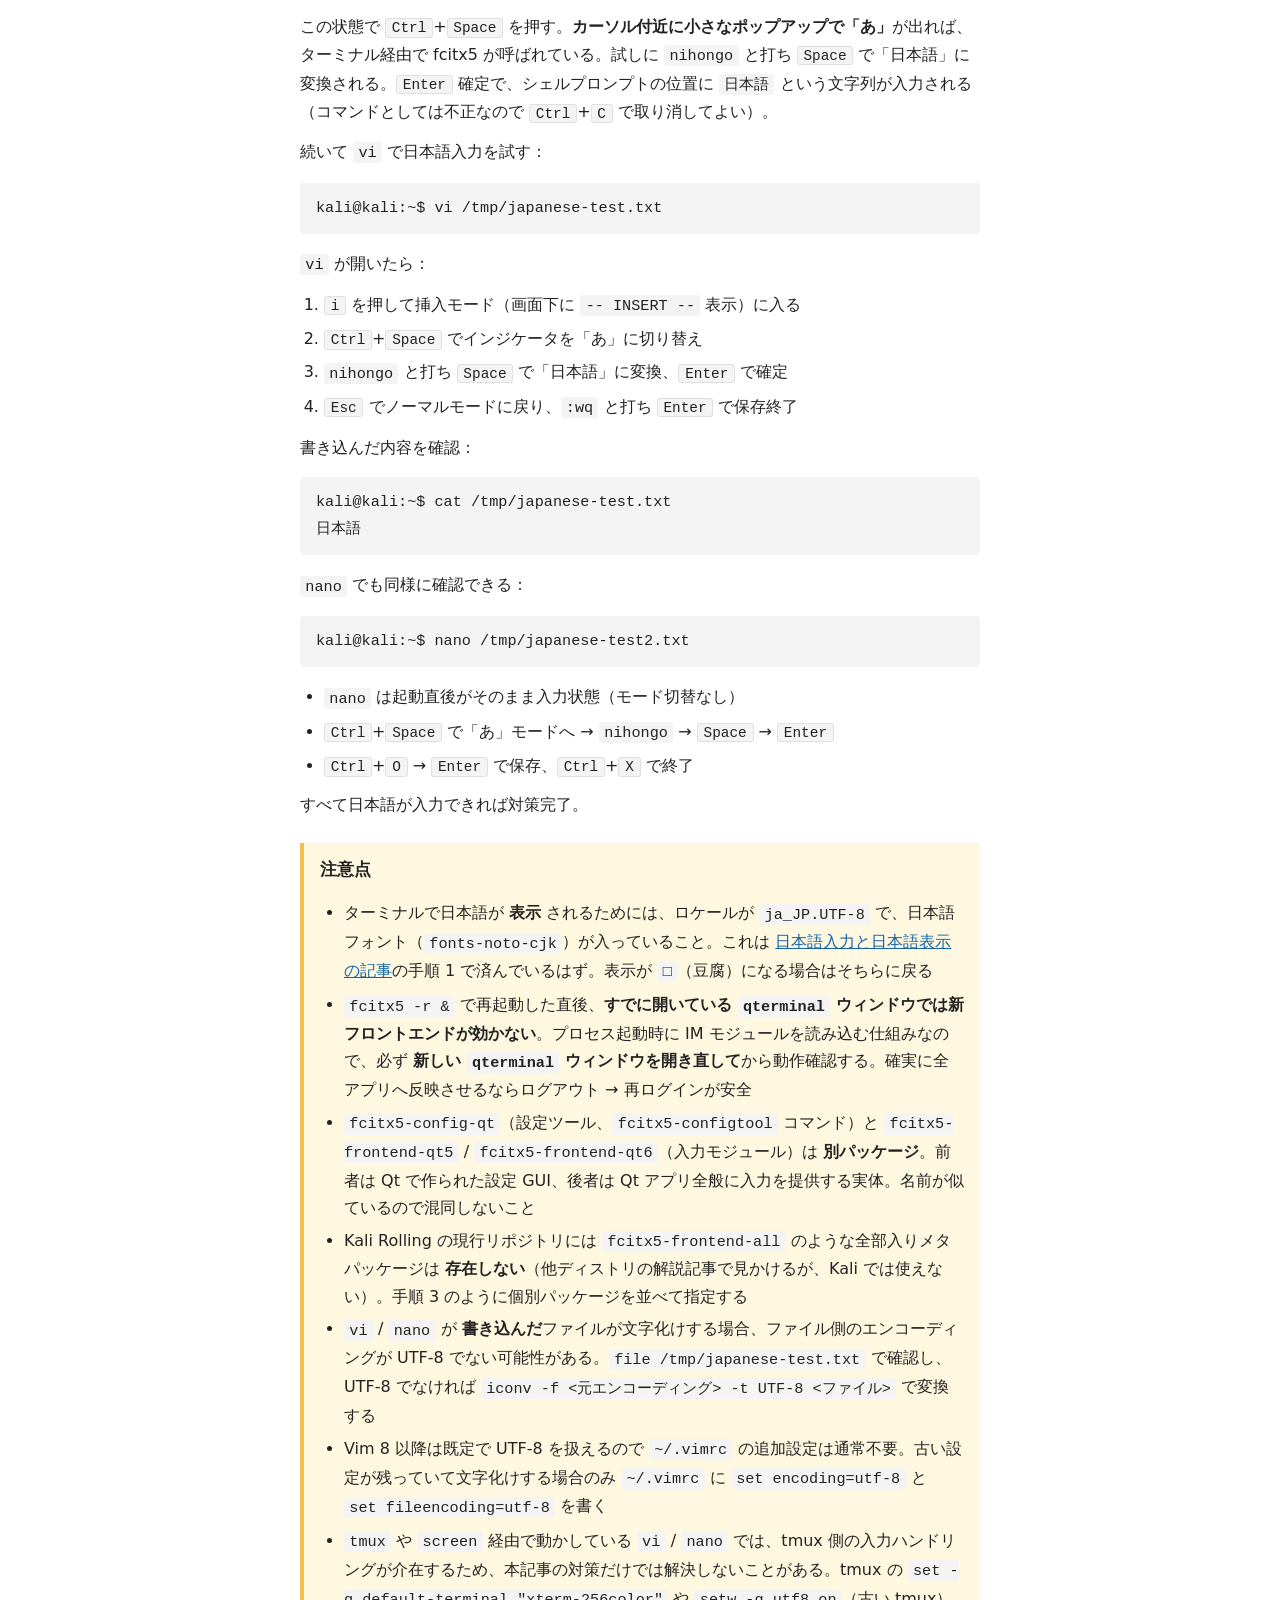
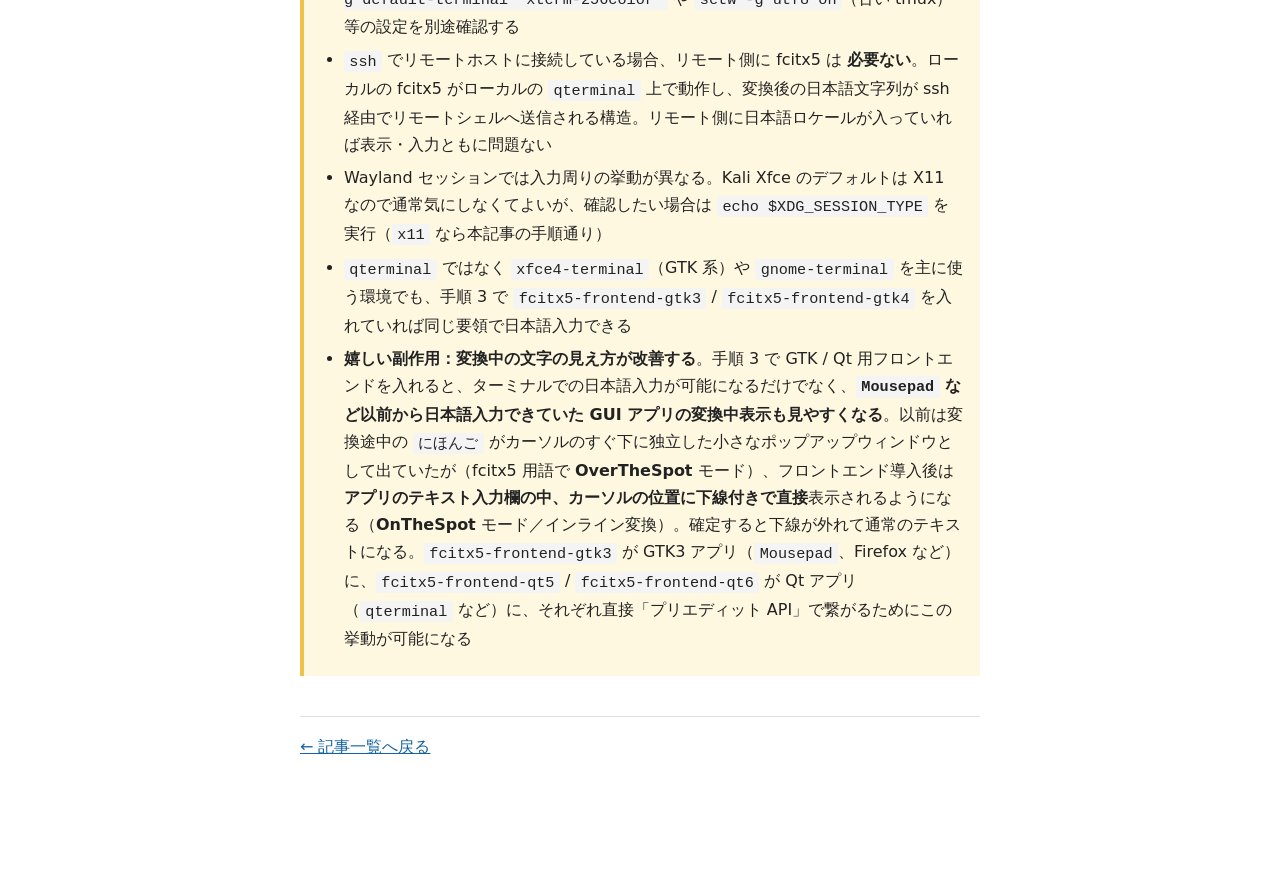
<file: html/kalilinux-terminal-japanese-input.html>
<!DOCTYPE html>
<html lang="ja">
<head>
<meta charset="UTF-8">
<meta name="viewport" content="width=device-width, initial-scale=1">
<title>Kali Linux のターミナルや vi / nano で日本語入力する（Qt 用 fcitx5 フロントエンドを追加する） — KaliLinuxことはじめ</title>
<link rel="stylesheet" href="style.css">
</head>
<body>
<header>
<p class="site-title"><a href="index.html">KaliLinuxことはじめ</a></p>
</header>
<main>
<article>
<h1>Kali Linux のターミナルや vi / nano で日本語入力する（Qt 用 fcitx5 フロントエンドを追加する）</h1>

<section class="question">
<h2>質問</h2>
<p><a href="kalilinux-japanese-input-and-display.html">日本語入力と日本語表示の設定記事</a>の手順を最後まで実施して、<code>Mousepad</code> などの GUI エディタでは <kbd>Ctrl</kbd>+<kbd>Space</kbd> で「あ」⇔「A」が切り替わり日本語入力できる状態になった。しかし Kali Xfce のデフォルトターミナル <code>qterminal</code> を開いてシェルプロンプトの状態で <kbd>Ctrl</kbd>+<kbd>Space</kbd> を押しても、<strong>「あ」インジケータが出ない・日本語入力モードに切り替わらない</strong>。<code>vi</code> や <code>nano</code> を起動して入力しようとしても英数字だけが入力される。先に <code>Mousepad</code> 側で「あ」モードにしておいてから <code>vi</code> を起動しても、<code>vi</code> 上は英数入力になる。環境変数 <code>GTK_IM_MODULE</code> / <code>QT_IM_MODULE</code> / <code>XMODIFIERS</code> はターミナルで確認したところ正しく設定されている（それぞれ <code>fcitx</code> / <code>fcitx</code> / <code>@im=fcitx</code>）。なぜ動かないのか、どこを直せばよいか。</p>
</section>

<section class="cause">
<h2>原因（理由）</h2>
<p>fcitx5 がアプリケーションに日本語入力を提供する仕組みは <strong>3 層構造</strong> になっていて、3 層すべてが揃わないと動かない。既存記事「日本語入力と日本語表示」の手順では <strong>そのうちの 2 層しか入れていない</strong> ため、Qt アプリ（<code>qterminal</code>）が呼べる入力モジュールが存在せず、ターミナル全体で日本語入力ができない状態になっている。</p>
<ul>
<li><strong>第 1 層：fcitx5 本体</strong>（<code>fcitx5</code> パッケージ）。入力メソッドフレームワーク。既存記事手順 3 で導入済み。</li>
<li><strong>第 2 層：変換エンジン</strong>（<code>fcitx5-mozc</code> パッケージ）。ローマ字を「日本語」に変換する Mozc エンジン。既存記事手順 3 で導入済み。</li>
<li><strong>第 3 層：各 GUI ツールキット用の「フロントエンド」（入力モジュール）</strong>。アプリ側から fcitx5 を呼び出す具体的なライブラリで、ツールキットごとに別パッケージ：
  <ul>
  <li>GTK 用 → <code>fcitx5-frontend-gtk3</code> / <code>fcitx5-frontend-gtk4</code></li>
  <li>Qt 用 → <code>fcitx5-frontend-qt5</code> / <code>fcitx5-frontend-qt6</code></li>
  <li>古典的な XIM 用 → <code>fcitx5-frontend-xim</code>（古い X アプリ向け）</li>
  </ul>
  <strong>これが既存記事の手順では入っていなかった。</strong>
</li>
</ul>
<p>環境変数 <code>QT_IM_MODULE=fcitx</code> は「Qt アプリは fcitx5 を使え」と宣言する役割で、これだけでは入力できない。アプリが「fcitx5 を呼べ」と聞いたあとに <strong>実体である IM モジュール（<code>fcitx5-frontend-qt5</code> など）が存在しないと、ライブラリが見つからずスキップ</strong>されてしまう。Kali Xfce のデフォルトターミナル <code>qterminal</code> は Qt アプリなので、Qt 用フロントエンドが入っていない状態では fcitx5 を呼び出せない。シェルプロンプトでも、その上で動く <code>vi</code> / <code>nano</code> でも、入力経路は同じ「<code>qterminal</code> → 子プロセス」なので、ターミナル自体が fcitx5 を受け取れない限り中で動くものすべて日本語入力できない。</p>
<p>なお紛らわしい点として、<code>fcitx5-config-qt</code>（既存記事手順 3 で入れた）は <strong>Qt 製の設定 GUI ツール</strong>（<code>fcitx5-configtool</code> コマンド）であって、Qt アプリ全般に入力を提供するフロントエンドとは別物。名前が似ているが役割が違う。</p>
</section>

<section class="solution">
<h2>対策（手順）</h2>

<h3>1. 現状を確認する</h3>
<p>まず fcitx5 本体が動作していて、環境変数も正しいことを再確認する（ここがズレていると別問題なので最初に切り分け）。</p>
<pre><code>kali@kali:~$ pgrep -l fcitx5
1323 fcitx5
kali@kali:~$ echo $GTK_IM_MODULE
fcitx
kali@kali:~$ echo $QT_IM_MODULE
fcitx
kali@kali:~$ echo $XMODIFIERS
@im=fcitx</code></pre>
<p>3 つの環境変数がそれぞれ <code>fcitx</code> / <code>fcitx</code> / <code>@im=fcitx</code> になっていれば、fcitx5 を使う宣言は OK。違う値や空の場合は <a href="kalilinux-japanese-input-and-display.html">既存記事「日本語入力と日本語表示」</a>の手順 3 に戻り、<code>im-config -n fcitx5</code> を実行してから再ログインする。</p>
<p>使用中のターミナル種別も確認しておく：</p>
<pre><code>kali@kali:~$ ps -p $PPID -o comm=
qterminal</code></pre>
<p><code>qterminal</code>（Qt 系）か、<code>xfce4-terminal</code>（GTK 系）か、<code>gnome-terminal-</code>（GTK 系）かで、必要なフロントエンドが変わる。Kali Xfce のデフォルトは <code>qterminal</code>。</p>

<h3>2. 既存のフロントエンド導入状況と apt の取得可能パッケージを確認する</h3>
<p>すでに入っている fcitx5 関連パッケージを一覧する：</p>
<pre><code>kali@kali:~$ apt list --installed 2>/dev/null | grep -i fcitx5
fcitx5-config-qt/kali-rolling,now 5.1.13-2 amd64 [インストール済み]
fcitx5-data/kali-rolling,now 5.1.19-1 all [インストール済み、自動]
fcitx5-modules/kali-rolling,now 5.1.19-1 amd64 [インストール済み、自動]
fcitx5-mozc/kali-rolling,now 2.29.5160.102+dfsg-1.6 amd64 [インストール済み]
fcitx5/kali-rolling,now 5.1.19-1 amd64 [インストール済み]
libfcitx5-qt-data/kali-rolling,now 5.1.13-1 all [インストール済み、自動]
libfcitx5-qt6-1/kali-rolling,now 5.1.13-1+b1 amd64 [インストール済み、自動]
libfcitx5config6/kali-rolling,now 5.1.19-1 amd64 [インストール済み、自動]
libfcitx5core7/kali-rolling,now 5.1.19-1 amd64 [インストール済み、自動]
libfcitx5utils2/kali-rolling,now 5.1.19-1 amd64 [インストール済み、自動]</code></pre>
<p>注目すべき点：</p>
<ul>
<li><code>fcitx5-frontend-qt5</code> / <code>fcitx5-frontend-qt6</code> / <code>fcitx5-frontend-gtk3</code> / <code>fcitx5-frontend-gtk4</code> など <strong><code>fcitx5-frontend-*</code> が一切入っていない</strong>（これが原因）</li>
<li><code>libfcitx5-qt6-1</code> は入っているが、これは Qt6 用の <strong>共有ライブラリ</strong>であって IM モジュールではない。フロントエンドパッケージとは別物</li>
<li><code>fcitx5-config-qt</code> は設定 GUI ツール（<code>fcitx5-configtool</code> コマンド）であり、Qt アプリ全般に入力を提供するフロントエンドではない</li>
</ul>
<p>続いて apt 上で取得可能な fcitx5 関連のフロントエンドを確認する：</p>
<pre><code>kali@kali:~$ apt-cache search fcitx5 | grep -E 'qt|gtk'
fcitx5-config-qt - configuration tool for Fcitx5 (Qt version)
fcitx5-frontend-gtk2 - GTK2 IM Module for fcitx5
fcitx5-frontend-gtk3 - GTK3 IM Module for fcitx5
fcitx5-frontend-gtk4 - GTK4 IM Module for fcitx5
fcitx5-frontend-qt5 - Qt5 IM module for fcitx5
fcitx5-frontend-qt6 - Qt6 IM module for fcitx5
libfcitx5-qt-data - Qt library and IM module for fcitx5 (data files)
libfcitx5-qt-dev - Qt library and IM module for fcitx5 (development files)
libfcitx5-qt1 - Qt library and IM module for fcitx5
libfcitx5-qt6-1 - Qt6 library and IM module for fcitx5
libfcitx5-qt6-dev - Qt6 library and IM module for fcitx5 (development files)</code></pre>
<p>Kali Rolling の現行リポジトリでは、<code>fcitx5-frontend-qt5</code> / <code>fcitx5-frontend-qt6</code> / <code>fcitx5-frontend-gtk3</code> / <code>fcitx5-frontend-gtk4</code> が個別パッケージとして提供されている（Ubuntu 等にある <code>fcitx5-frontend-all</code> のような「全部入りメタパッケージ」は <strong>存在しない</strong>ので、手動で複数指定する）。</p>

<h3>3. Qt 用と GTK 用のフロントエンドをまとめてインストールする</h3>
<p>Qt 用と GTK 用の最新世代（Qt5/Qt6・GTK3/GTK4）を 1 行でまとめて導入する。<code>qterminal</code> 単体目的なら <code>fcitx5-frontend-qt6</code> だけでも動くが、<strong>将来別のアプリ（GTK 系のターミナルやエディタなど）も使う可能性を考えると、4 つまとめて入れておくのが手戻りが少ない</strong>。</p>
<pre><code>kali@kali:~$ sudo apt install -y fcitx5-frontend-qt5 fcitx5-frontend-qt6 fcitx5-frontend-gtk3 fcitx5-frontend-gtk4</code></pre>
<ul>
<li><code>fcitx5-frontend-qt6</code> = <strong>本記事の問題を直接解決する本命パッケージ</strong>。<code>qterminal</code> など Qt6 アプリ用</li>
<li><code>fcitx5-frontend-qt5</code> = Qt5 製アプリ（VLC など）用の保険</li>
<li><code>fcitx5-frontend-gtk3</code> = <code>xfce4-terminal</code>、<code>Mousepad</code>、Firefox など GTK3 アプリ用</li>
<li><code>fcitx5-frontend-gtk4</code> = 新しめの GTK4 アプリ用</li>
</ul>
<p>※ <code>fcitx5-frontend-gtk2</code> は GTK2 という古い世代向けで、現代の Kali では入れる必要がない。</p>
<p>インストール後、もう一度 <code>apt list --installed</code> で確認しておくと安心：</p>
<pre><code>kali@kali:~$ apt list --installed 2>/dev/null | grep fcitx5-frontend
fcitx5-frontend-gtk3/kali-rolling,now ... [インストール済み]
fcitx5-frontend-gtk4/kali-rolling,now ... [インストール済み]
fcitx5-frontend-qt5/kali-rolling,now ... [インストール済み]
fcitx5-frontend-qt6/kali-rolling,now ... [インストール済み]</code></pre>
<p>4 つとも <code>[インストール済み]</code> と表示されていれば導入完了。</p>

<h3>4. fcitx5 を再起動して新フロントエンドを認識させる</h3>
<p>フロントエンドを入れただけでは、すでに動いているアプリ（特に <code>fcitx5</code> 本体と、現在開いている <code>qterminal</code>）はまだ新しいモジュールを知らない。再起動して読み込ませる。最も確実なのは <strong>OS ごとログアウトして再ログイン</strong>：</p>
<ul>
<li>画面右上のメニュー（ユーザー名／電源アイコン） →「ログアウト」→ ダイアログでさらに「ログアウト」</li>
<li>lightdm のログイン画面に戻ったら、再度ログインする</li>
</ul>
<p>ログアウトせずに済ませたい場合は、<code>fcitx5</code> プロセスだけ再起動する：</p>
<pre><code>kali@kali:~$ fcitx5 -r &amp;</code></pre>
<p><code>-r</code> は再起動オプション、末尾の <code>&amp;</code> はターミナルに制御を戻すためのバックグラウンド実行指定。実行直後にプロセス番号らしき表示が 1 行出るが、そのまま <kbd>Enter</kbd> でプロンプトに戻る。ただし、すでに開いている <code>qterminal</code> ウィンドウは <strong>その時点では新フロントエンドを取り込まない</strong>（プロセス起動時に IM モジュールを読み込むため）。<code>fcitx5 -r</code> したあと、<strong>新しい <code>qterminal</code> ウィンドウを開き直して</strong>そちらで試す。</p>

<h3>5. 動作確認</h3>
<p>新しく開いた <code>qterminal</code> のシェルプロンプトで、まずインジケータが出るかを確認する：</p>
<pre><code>kali@kali:~$ </code></pre>
<p>この状態で <kbd>Ctrl</kbd>+<kbd>Space</kbd> を押す。<strong>カーソル付近に小さなポップアップで「あ」</strong>が出れば、ターミナル経由で fcitx5 が呼ばれている。試しに <code>nihongo</code> と打ち <kbd>Space</kbd> で「日本語」に変換される。<kbd>Enter</kbd> 確定で、シェルプロンプトの位置に <code>日本語</code> という文字列が入力される（コマンドとしては不正なので <kbd>Ctrl</kbd>+<kbd>C</kbd> で取り消してよい）。</p>
<p>続いて <code>vi</code> で日本語入力を試す：</p>
<pre><code>kali@kali:~$ vi /tmp/japanese-test.txt</code></pre>
<p><code>vi</code> が開いたら：</p>
<ol>
<li><kbd>i</kbd> を押して挿入モード（画面下に <code>-- INSERT --</code> 表示）に入る</li>
<li><kbd>Ctrl</kbd>+<kbd>Space</kbd> でインジケータを「あ」に切り替え</li>
<li><code>nihongo</code> と打ち <kbd>Space</kbd> で「日本語」に変換、<kbd>Enter</kbd> で確定</li>
<li><kbd>Esc</kbd> でノーマルモードに戻り、<code>:wq</code> と打ち <kbd>Enter</kbd> で保存終了</li>
</ol>
<p>書き込んだ内容を確認：</p>
<pre><code>kali@kali:~$ cat /tmp/japanese-test.txt
日本語</code></pre>
<p><code>nano</code> でも同様に確認できる：</p>
<pre><code>kali@kali:~$ nano /tmp/japanese-test2.txt</code></pre>
<ul>
<li><code>nano</code> は起動直後がそのまま入力状態（モード切替なし）</li>
<li><kbd>Ctrl</kbd>+<kbd>Space</kbd> で「あ」モードへ → <code>nihongo</code> → <kbd>Space</kbd> → <kbd>Enter</kbd></li>
<li><kbd>Ctrl</kbd>+<kbd>O</kbd> → <kbd>Enter</kbd> で保存、<kbd>Ctrl</kbd>+<kbd>X</kbd> で終了</li>
</ul>
<p>すべて日本語が入力できれば対策完了。</p>
</section>

<aside class="note">
<h2>注意点</h2>
<ul>
<li>ターミナルで日本語が <strong>表示</strong> されるためには、ロケールが <code>ja_JP.UTF-8</code> で、日本語フォント（<code>fonts-noto-cjk</code>）が入っていること。これは <a href="kalilinux-japanese-input-and-display.html">日本語入力と日本語表示の記事</a>の手順 1 で済んでいるはず。表示が <code>□</code>（豆腐）になる場合はそちらに戻る</li>
<li><code>fcitx5 -r &amp;</code> で再起動した直後、<strong>すでに開いている <code>qterminal</code> ウィンドウでは新フロントエンドが効かない</strong>。プロセス起動時に IM モジュールを読み込む仕組みなので、必ず <strong>新しい <code>qterminal</code> ウィンドウを開き直して</strong>から動作確認する。確実に全アプリへ反映させるならログアウト → 再ログインが安全</li>
<li><code>fcitx5-config-qt</code>（設定ツール、<code>fcitx5-configtool</code> コマンド）と <code>fcitx5-frontend-qt5</code> / <code>fcitx5-frontend-qt6</code>（入力モジュール）は <strong>別パッケージ</strong>。前者は Qt で作られた設定 GUI、後者は Qt アプリ全般に入力を提供する実体。名前が似ているので混同しないこと</li>
<li>Kali Rolling の現行リポジトリには <code>fcitx5-frontend-all</code> のような全部入りメタパッケージは <strong>存在しない</strong>（他ディストリの解説記事で見かけるが、Kali では使えない）。手順 3 のように個別パッケージを並べて指定する</li>
<li><code>vi</code> / <code>nano</code> が <strong>書き込んだ</strong>ファイルが文字化けする場合、ファイル側のエンコーディングが UTF-8 でない可能性がある。<code>file /tmp/japanese-test.txt</code> で確認し、UTF-8 でなければ <code>iconv -f &lt;元エンコーディング&gt; -t UTF-8 &lt;ファイル&gt;</code> で変換する</li>
<li>Vim 8 以降は既定で UTF-8 を扱えるので <code>~/.vimrc</code> の追加設定は通常不要。古い設定が残っていて文字化けする場合のみ <code>~/.vimrc</code> に <code>set encoding=utf-8</code> と <code>set fileencoding=utf-8</code> を書く</li>
<li><code>tmux</code> や <code>screen</code> 経由で動かしている <code>vi</code> / <code>nano</code> では、tmux 側の入力ハンドリングが介在するため、本記事の対策だけでは解決しないことがある。tmux の <code>set -g default-terminal "xterm-256color"</code> や <code>setw -g utf8 on</code>（古い tmux）等の設定を別途確認する</li>
<li><code>ssh</code> でリモートホストに接続している場合、リモート側に fcitx5 は <strong>必要ない</strong>。ローカルの fcitx5 がローカルの <code>qterminal</code> 上で動作し、変換後の日本語文字列が ssh 経由でリモートシェルへ送信される構造。リモート側に日本語ロケールが入っていれば表示・入力ともに問題ない</li>
<li>Wayland セッションでは入力周りの挙動が異なる。Kali Xfce のデフォルトは X11 なので通常気にしなくてよいが、確認したい場合は <code>echo $XDG_SESSION_TYPE</code> を実行（<code>x11</code> なら本記事の手順通り）</li>
<li><code>qterminal</code> ではなく <code>xfce4-terminal</code>（GTK 系）や <code>gnome-terminal</code> を主に使う環境でも、手順 3 で <code>fcitx5-frontend-gtk3</code> / <code>fcitx5-frontend-gtk4</code> を入れていれば同じ要領で日本語入力できる</li>
<li><strong>嬉しい副作用：変換中の文字の見え方が改善する</strong>。手順 3 で GTK / Qt 用フロントエンドを入れると、ターミナルでの日本語入力が可能になるだけでなく、<strong><code>Mousepad</code> など以前から日本語入力できていた GUI アプリの変換中表示も見やすくなる</strong>。以前は変換途中の <code>にほんご</code> がカーソルのすぐ下に独立した小さなポップアップウィンドウとして出ていたが（fcitx5 用語で <strong>OverTheSpot</strong> モード）、フロントエンド導入後は <strong>アプリのテキスト入力欄の中、カーソルの位置に下線付きで直接</strong>表示されるようになる（<strong>OnTheSpot</strong> モード／インライン変換）。確定すると下線が外れて通常のテキストになる。<code>fcitx5-frontend-gtk3</code> が GTK3 アプリ（<code>Mousepad</code>、Firefox など）に、<code>fcitx5-frontend-qt5</code> / <code>fcitx5-frontend-qt6</code> が Qt アプリ（<code>qterminal</code> など）に、それぞれ直接「プリエディット API」で繋がるためにこの挙動が可能になる</li>
</ul>
</aside>

<p class="nav"><a href="index.html">← 記事一覧へ戻る</a></p>
</article>
</main>
</body>
</html>
</file>
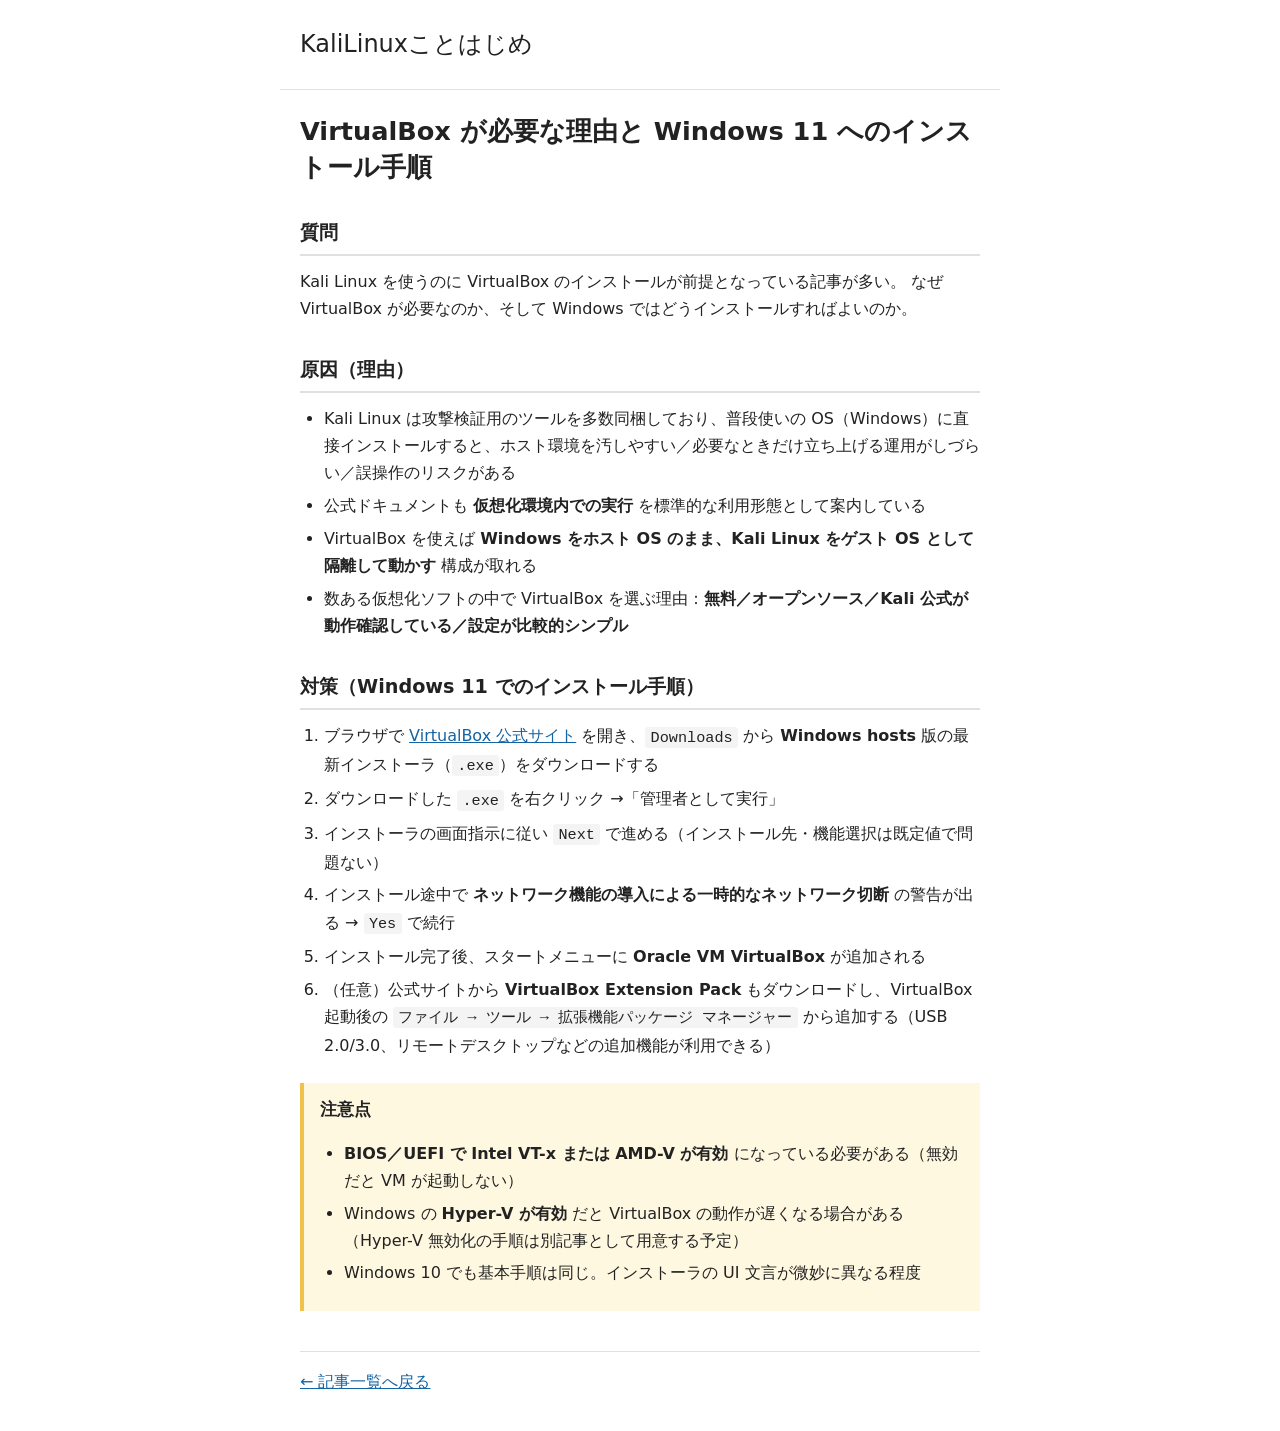
<file: html/virtualbox-install-windows.html>
<!DOCTYPE html>
<html lang="ja">
<head>
<meta charset="UTF-8">
<meta name="viewport" content="width=device-width, initial-scale=1">
<title>VirtualBox が必要な理由と Windows 11 へのインストール手順 — KaliLinuxことはじめ</title>
<link rel="stylesheet" href="style.css">
</head>
<body>
<header>
<p class="site-title"><a href="index.html">KaliLinuxことはじめ</a></p>
</header>
<main>
<article>
<h1>VirtualBox が必要な理由と Windows 11 へのインストール手順</h1>

<section class="question">
<h2>質問</h2>
<p>Kali Linux を使うのに VirtualBox のインストールが前提となっている記事が多い。
なぜ VirtualBox が必要なのか、そして Windows ではどうインストールすればよいのか。</p>
</section>

<section class="cause">
<h2>原因（理由）</h2>
<ul>
<li>Kali Linux は攻撃検証用のツールを多数同梱しており、普段使いの OS（Windows）に直接インストールすると、ホスト環境を汚しやすい／必要なときだけ立ち上げる運用がしづらい／誤操作のリスクがある</li>
<li>公式ドキュメントも <strong>仮想化環境内での実行</strong> を標準的な利用形態として案内している</li>
<li>VirtualBox を使えば <strong>Windows をホスト OS のまま、Kali Linux をゲスト OS として隔離して動かす</strong> 構成が取れる</li>
<li>数ある仮想化ソフトの中で VirtualBox を選ぶ理由：<strong>無料／オープンソース／Kali 公式が動作確認している／設定が比較的シンプル</strong></li>
</ul>
</section>

<section class="solution">
<h2>対策（Windows 11 でのインストール手順）</h2>
<ol>
<li>ブラウザで <a href="https://www.virtualbox.org/" target="_blank" rel="noopener">VirtualBox 公式サイト</a> を開き、<code>Downloads</code> から <strong>Windows hosts</strong> 版の最新インストーラ（<code>.exe</code>）をダウンロードする</li>
<li>ダウンロードした <code>.exe</code> を右クリック →「管理者として実行」</li>
<li>インストーラの画面指示に従い <code>Next</code> で進める（インストール先・機能選択は既定値で問題ない）</li>
<li>インストール途中で <strong>ネットワーク機能の導入による一時的なネットワーク切断</strong> の警告が出る → <code>Yes</code> で続行</li>
<li>インストール完了後、スタートメニューに <strong>Oracle VM VirtualBox</strong> が追加される</li>
<li>（任意）公式サイトから <strong>VirtualBox Extension Pack</strong> もダウンロードし、VirtualBox 起動後の <code>ファイル → ツール → 拡張機能パッケージ マネージャー</code> から追加する（USB 2.0/3.0、リモートデスクトップなどの追加機能が利用できる）</li>
</ol>
</section>

<aside class="note">
<h2>注意点</h2>
<ul>
<li><strong>BIOS／UEFI で Intel VT-x または AMD-V が有効</strong> になっている必要がある（無効だと VM が起動しない）</li>
<li>Windows の <strong>Hyper-V が有効</strong> だと VirtualBox の動作が遅くなる場合がある（Hyper-V 無効化の手順は別記事として用意する予定）</li>
<li>Windows 10 でも基本手順は同じ。インストーラの UI 文言が微妙に異なる程度</li>
</ul>
</aside>

<p class="nav"><a href="index.html">← 記事一覧へ戻る</a></p>
</article>
</main>
</body>
</html>
</file>
<file: html/style.css>
/* KaliLinuxことはじめ — 共有スタイル（最小限・読みやすさ重視） */

:root {
  --color-text: #222;
  --color-link: #1463a3;
  --color-link-hover: #0a4a82;
  --color-muted: #666;
  --color-border: #e0e0e0;
  --color-code-bg: #f4f4f4;
  --color-note-bg: #fff8e1;
  --color-note-border: #f0c14b;
}

* { box-sizing: border-box; }

html { font-size: 16px; }

body {
  margin: 0;
  font-family: system-ui, -apple-system, "Segoe UI", "Yu Gothic UI", "Meiryo", sans-serif;
  color: var(--color-text);
  line-height: 1.7;
  background: #fff;
}

header, main {
  max-width: 720px;
  margin: 0 auto;
  padding: 1.5rem 1.25rem;
}

header {
  border-bottom: 1px solid var(--color-border);
}

.site-title {
  font-size: 1.5rem;
  margin: 0;
}
.site-title a {
  color: inherit;
  text-decoration: none;
}

.lead {
  margin: 0.75rem 0 0;
  color: var(--color-muted);
}

h1 {
  font-size: 1.6rem;
  margin: 0 0 1rem;
  line-height: 1.4;
}

h2 {
  font-size: 1.2rem;
  margin: 2rem 0 0.75rem;
  padding-bottom: 0.25rem;
  border-bottom: 2px solid var(--color-border);
}

h3 {
  font-size: 1.05rem;
  margin: 1.5rem 0 0.5rem;
}

kbd {
  background: var(--color-code-bg);
  border: 1px solid var(--color-border);
  border-radius: 3px;
  padding: 0.05em 0.4em;
  font-family: Consolas, "Courier New", monospace;
  font-size: 0.9em;
}

p, ul, ol {
  margin: 0.75rem 0;
}

ul, ol {
  padding-left: 1.5rem;
}

li {
  margin: 0.35rem 0;
}

a {
  color: var(--color-link);
}
a:hover {
  color: var(--color-link-hover);
}

code {
  background: var(--color-code-bg);
  padding: 0.1em 0.35em;
  border-radius: 3px;
  font-family: Consolas, "Courier New", monospace;
  font-size: 0.95em;
}

pre {
  background: var(--color-code-bg);
  padding: 0.75rem 1rem;
  border-radius: 4px;
  overflow-x: auto;
}
pre code {
  background: none;
  padding: 0;
}

table {
  border-collapse: collapse;
  margin: 1rem 0;
}
th, td {
  border: 1px solid var(--color-border);
  padding: 0.4rem 0.75rem;
  text-align: left;
  vertical-align: top;
}
th {
  background: var(--color-code-bg);
}

.note {
  background: var(--color-note-bg);
  border-left: 4px solid var(--color-note-border);
  padding: 0.75rem 1rem;
  margin: 1.5rem 0;
}
.note h2 {
  margin-top: 0;
  border-bottom: none;
  font-size: 1.05rem;
}

.nav {
  margin-top: 2.5rem;
  padding-top: 1rem;
  border-top: 1px solid var(--color-border);
}

.article-list {
  list-style: disc;
}
</file>
